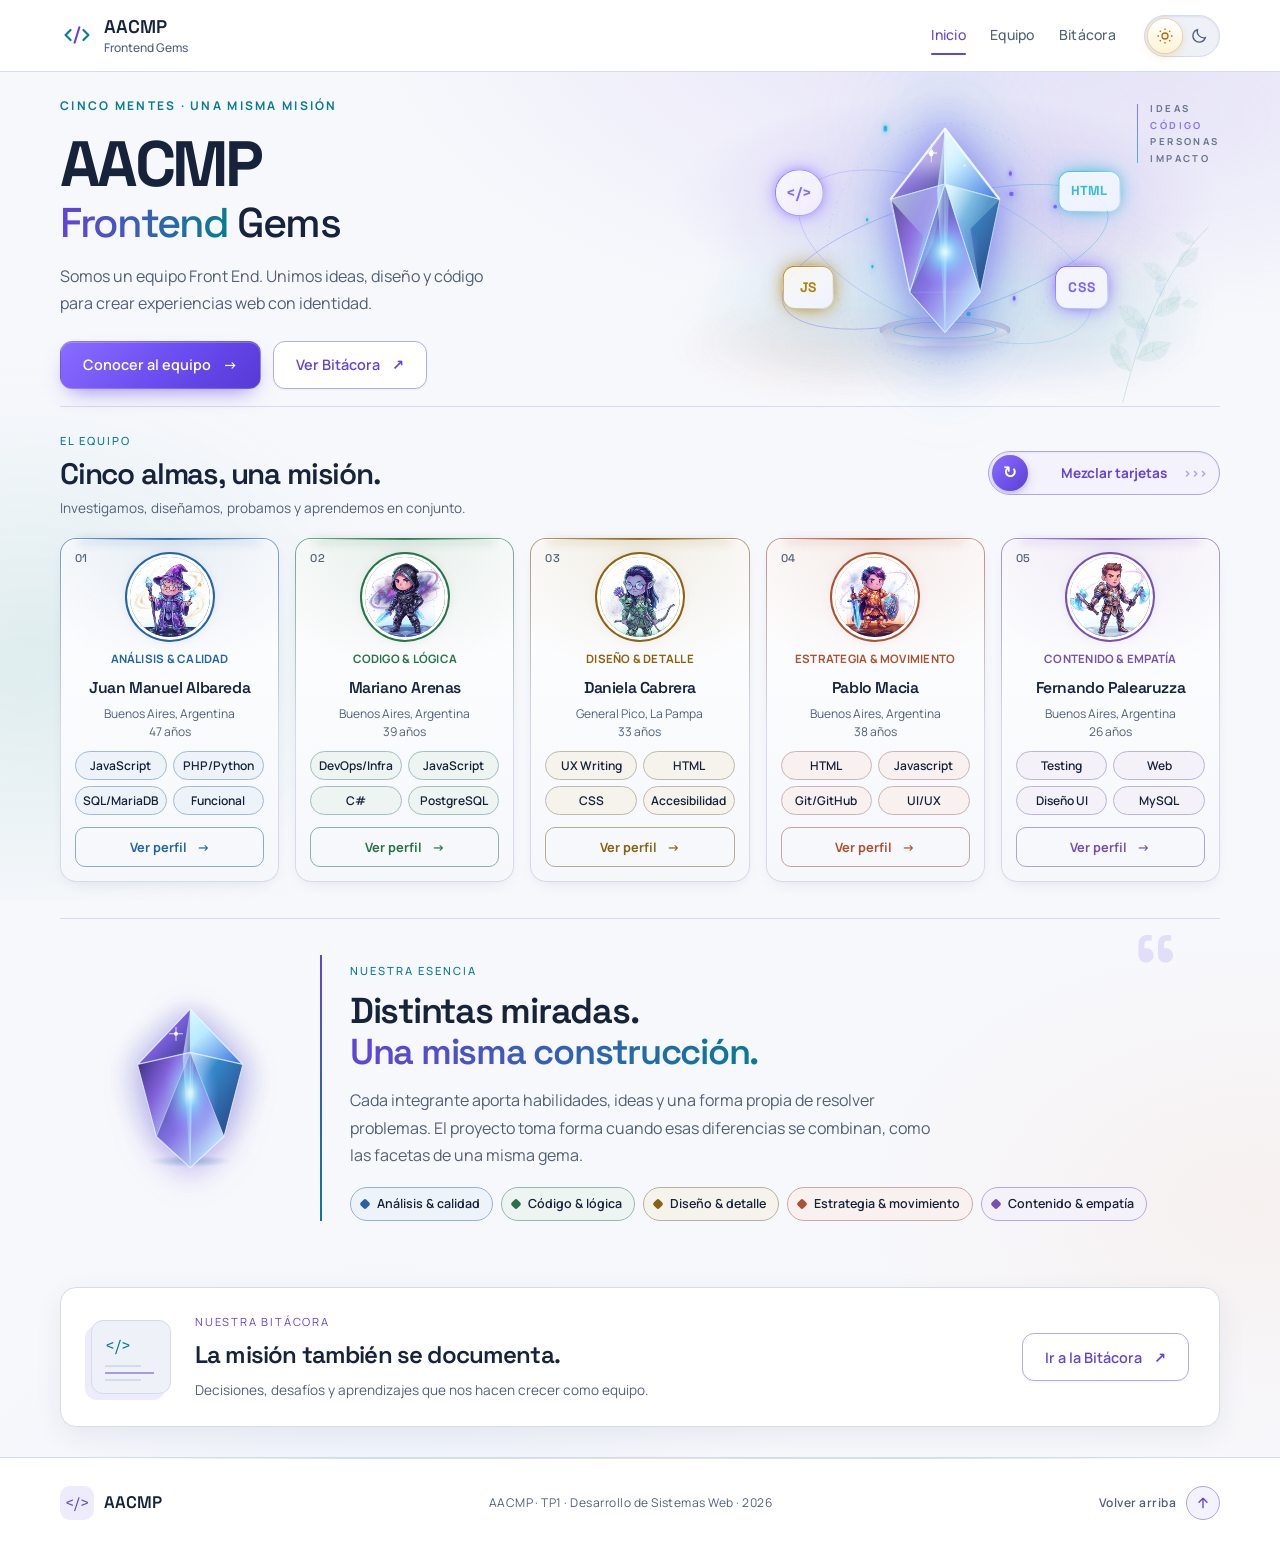
<file: index.html>
<!doctype html>
<html lang="es">

<head>
  <meta charset="UTF-8">
  <meta name="viewport" content="width=device-width, initial-scale=1.0">
  <meta name="description"
    content="AACMP Frontend Gems: cinco mentes que combinan ideas, diseño y código para crear experiencias web.">
  <title>AACMP | Frontend Gems</title>
  <link rel="icon" href="favicon.ico" sizes="32x32">
  <link rel="icon" href="img/favicon.svg" type="image/svg+xml">
  <link rel="apple-touch-icon" href="img/apple-touch-icon.png">
  <link rel="preconnect" href="https://fonts.googleapis.com">
  <link rel="preconnect" href="https://fonts.gstatic.com" crossorigin>
  <link rel="preload" as="style"
    href="https://fonts.googleapis.com/css2?family=Manrope:wght@400;500;600;700&family=Space+Grotesk:wght@400;500;600;700&display=swap">
  <link rel="stylesheet"
    href="https://fonts.googleapis.com/css2?family=Manrope:wght@400;500;600;700&family=Space+Grotesk:wght@400;500;600;700&display=swap" media="print" onload="this.media='all'">
  <noscript><link rel="stylesheet"
    href="https://fonts.googleapis.com/css2?family=Manrope:wght@400;500;600;700&family=Space+Grotesk:wght@400;500;600;700&display=swap"></noscript>
  <script src="js/theme.js"></script>
  <link rel="stylesheet" href="css/styles.css">
  <link rel="stylesheet" href="css/guild.css">
  <link rel="stylesheet" href="css/refinement.css">
</head>

<body class="home-page" id="top">

  <!--Header-->
  <header class="site-header">
    <a class="brand" href="index.html" aria-label="AACMP, inicio">
      <span class="brand-mark" aria-hidden="true"><svg class="brand-iso" viewBox="0 0 32 24" width="30" height="22" fill="none"><path class="brand-iso-code" d="M9 6.5 3.5 12 9 17.5M23 6.5l5.5 5.5-5.5 5.5"/><path class="brand-iso-slash" d="M18.6 3.5 13.4 20.5"/></svg></span>
      <span class="brand-name">AACMP<small>Frontend Gems</small></span>
    </a>
    <button class="menu-button" type="button" aria-expanded="false" aria-controls="main-nav">
      <span></span><span></span><span></span>
      <span class="sr-only">Abrir menú</span>
    </button>
    <nav id="main-nav" class="main-nav" aria-label="Navegación principal">
      <a class="active" href="index.html" aria-current="page">Inicio </a>
      <a href="#equipo">Equipo </a>
      <a href="pages/bitacora.html">Bitácora </a>
    </nav>
    <button class="theme-toggle" type="button" aria-label="Modo oscuro" aria-pressed="false" title="Cambiar tema claro / oscuro" hidden>
      <span class="theme-thumb" aria-hidden="true"></span>
      <svg class="theme-sun" viewBox="0 0 24 24" fill="none" stroke="currentColor" stroke-width="1.7" aria-hidden="true"><circle cx="12" cy="12" r="4"/><path d="M12 2v2m0 16v2M2 12h2m16 0h2M5 5l1.4 1.4m11.2 11.2L19 19M5 19l1.4-1.4M17.6 6.4L19 5"/></svg>
      <svg class="theme-moon" viewBox="0 0 24 24" fill="none" stroke="currentColor" stroke-width="1.7" aria-hidden="true"><path d="M20.5 14A8.5 8.5 0 0 1 10 3.5 8.5 8.5 0 1 0 20.5 14Z"/></svg>
    </button>
  </header>

  <main>

    <!-- La gema original de Daniela es el núcleo de la nueva identidad. -->
    <section class="hero section-shell" aria-labelledby="hero-title">
      <div class="hero-copy">
        <p class="eyebrow">Cinco mentes · Una misma misión</p>
        <h1 id="hero-title">AACMP<span><em>Frontend</em> Gems</span></h1>
        <p class="hero-lead">Somos un equipo Front End. Unimos ideas, diseño y código para crear experiencias web con identidad.</p>
        <div class="hero-actions">
          <!-- Desktop muestra el texto largo; mobile, el ícono y el texto corto. -->
          <a class="btn-leaf" href="#equipo" id="btn-conoce-equipo" aria-label="Conocer al equipo">
            <svg class="cta-icon" viewBox="0 0 24 24" fill="none" stroke="currentColor" stroke-width="1.8" stroke-linecap="round" stroke-linejoin="round" aria-hidden="true"><circle cx="9" cy="8" r="3.2"/><path d="M3.5 19c.6-3.2 2.8-5 5.5-5s4.9 1.8 5.5 5"/><circle cx="17" cy="9" r="2.4"/><path d="M16 14.2c2.4-.2 4.1 1.3 4.5 4.3"/></svg>
            <span class="cta-long">Conocer al equipo</span><span class="cta-short">Equipo</span>
            <span class="cta-arrow" aria-hidden="true">→</span>
          </a>
          <a class="btn-stone" href="pages/bitacora.html" id="btn-ver-proceso" aria-label="Ver Bitácora">
            <svg class="cta-icon" viewBox="0 0 24 24" fill="none" stroke="currentColor" stroke-width="1.8" stroke-linecap="round" stroke-linejoin="round" aria-hidden="true"><path d="M5 4.5h11a2 2 0 0 1 2 2V20H7a2 2 0 0 1-2-2Z"/><path d="M5 18a2 2 0 0 1 2-2h11"/><path d="M9 8.5h5M9 11.5h3"/></svg>
            <span class="cta-long">Ver Bitácora</span><span class="cta-short">Bitácora</span>
            <span class="cta-arrow" aria-hidden="true">↗</span>
          </a>
        </div>
      </div>
      <div class="digital-core" aria-hidden="true">
        <div class="core-halo"></div>
        <svg class="core-orbits" viewBox="0 0 520 400" fill="none">
          <defs>
            <linearGradient id="orbitGradient" x1="0" y1="0" x2="1" y2="0">
              <stop offset="0" class="orbit-stop-a"/>
              <stop offset="1" class="orbit-stop-b"/>
            </linearGradient>
            <!-- Paths de las elipses para animateMotion -->
            <!-- Elipse 1: cx=260 cy=220 rx=228 ry=78 rot=-16° -->
            <path id="orbitPath1"
              d="M 32,220 A 228,78,0,1,1 488,220 A 228,78,0,1,1 32,220"
              transform="rotate(-16 260 220)"/>
            <!-- Elipse 2: cx=260 cy=220 rx=210 ry=94 rot=22° -->
            <path id="orbitPath2"
              d="M 50,220 A 210,94,0,1,1 470,220 A 210,94,0,1,1 50,220"
              transform="rotate(22 260 220)"/>
            <!-- Elipse 3: cx=260 cy=202 rx=156 ry=165 rot=34° -->
            <path id="orbitPath3"
              d="M 104,202 A 156,165,0,1,1 416,202 A 156,165,0,1,1 104,202"
              transform="rotate(34 260 202)"/>
          </defs>
          <!-- Elipses fijas (líneas guía) -->
          <ellipse cx="260" cy="220" rx="228" ry="78" transform="rotate(-16 260 220)"/>
          <ellipse cx="260" cy="220" rx="210" ry="94" transform="rotate(22 260 220)"/>
          <ellipse class="orbit-fine" cx="260" cy="202" rx="156" ry="165" transform="rotate(34 260 202)"/>
          <!-- Luces orbitales con animateMotion -->
          <g class="orbit-nodes">
            <!-- Órbita 1: dos luces cian en sentidos y velocidades diferentes -->
            <circle r="4" class="orbit-light orbit-light-1">
              <animateMotion dur="8s" repeatCount="indefinite" begin="0s">
                <mpath href="#orbitPath1"/>
              </animateMotion>
            </circle>
            <circle r="3" class="orbit-light orbit-light-2">
              <animateMotion dur="8s" repeatCount="indefinite" begin="-4s">
                <mpath href="#orbitPath1"/>
              </animateMotion>
            </circle>
            <!-- Órbita 2: dos luces violeta -->
            <circle r="3" class="orbit-light orbit-light-violet orbit-light-3">
              <animateMotion dur="11s" repeatCount="indefinite" begin="-2s">
                <mpath href="#orbitPath2"/>
              </animateMotion>
            </circle>
            <circle r="4" class="orbit-light orbit-light-4">
              <animateMotion dur="11s" repeatCount="indefinite" begin="-7s">
                <mpath href="#orbitPath2"/>
              </animateMotion>
            </circle>
            <!-- Órbita 3: luz violeta fina -->
            <circle r="2.5" class="orbit-light orbit-light-violet orbit-light-5">
              <animateMotion dur="15s" repeatCount="indefinite" begin="-5s">
                <mpath href="#orbitPath3"/>
              </animateMotion>
            </circle>
          </g>
        </svg>
        <div class="core-platform"><i></i></div>
        <div class="gem-crystal" aria-hidden="true">
          <svg class="gem-svg" viewBox="0 0 180 200" xmlns="http://www.w3.org/2000/svg">
            <defs>
              <!-- Filtro glow cristal -->
              <filter id="gemGlow" x="-30%" y="-30%" width="160%" height="160%">
                <feGaussianBlur in="SourceGraphic" stdDeviation="2.5" result="blur" />
                <feMerge>
                  <feMergeNode in="blur" />
                  <feMergeNode in="SourceGraphic" />
                </feMerge>
              </filter>
              <!-- Filtro suave interior -->
              <filter id="softInner" x="-10%" y="-10%" width="120%" height="120%">
                <feGaussianBlur in="SourceGraphic" stdDeviation="1.5" />
              </filter>
              <!-- Filtro cristal con refracción sutil -->
              <filter id="glassRefract" x="-5%" y="-5%" width="110%" height="110%">
                <feTurbulence type="fractalNoise" baseFrequency="0.65" numOctaves="2" result="noise" />
                <feDisplacementMap in="SourceGraphic" in2="noise" scale="1.2" result="distorted" />
                <feGaussianBlur in="distorted" stdDeviation="0.3" />
              </filter>
              <!-- Gradientes cristalinos por faceta -->
              <!-- coral cristal -->
              <linearGradient id="facetCoral" x1="0%" y1="0%" x2="100%" y2="100%">
                <stop offset="0%" stop-color="#FDEAE8" stop-opacity="0.72" />
                <stop offset="40%" stop-color="#D4A8A0" stop-opacity="0.45" />
                <stop offset="100%" stop-color="#C48878" stop-opacity="0.28" />
              </linearGradient>
              <!-- cerulean cristal -->
              <linearGradient id="facetBlue" x1="0%" y1="0%" x2="100%" y2="100%">
                <stop offset="0%" stop-color="#EAF4FA" stop-opacity="0.70" />
                <stop offset="40%" stop-color="#A8C4D4" stop-opacity="0.42" />
                <stop offset="100%" stop-color="#7AAAC4" stop-opacity="0.25" />
              </linearGradient>
              <!-- ochre/dorado cristal -->
              <linearGradient id="facetGold" x1="0%" y1="100%" x2="100%" y2="0%">
                <stop offset="0%" stop-color="#FBF0D8" stop-opacity="0.68" />
                <stop offset="40%" stop-color="#C4A05C" stop-opacity="0.40" />
                <stop offset="100%" stop-color="#E0C88C" stop-opacity="0.22" />
              </linearGradient>
              <!-- sage green cristal -->
              <linearGradient id="facetGreen" x1="100%" y1="0%" x2="0%" y2="100%">
                <stop offset="0%" stop-color="#E8F4E2" stop-opacity="0.70" />
                <stop offset="40%" stop-color="#87A878" stop-opacity="0.42" />
                <stop offset="100%" stop-color="#6B8E6B" stop-opacity="0.25" />
              </linearGradient>
              <!-- lavender cristal -->
              <linearGradient id="facetLavender" x1="0%" y1="0%" x2="100%" y2="100%">
                <stop offset="0%" stop-color="#F0EDF8" stop-opacity="0.70" />
                <stop offset="40%" stop-color="#C4B8D8" stop-opacity="0.42" />
                <stop offset="100%" stop-color="#A898CC" stop-opacity="0.25" />
              </linearGradient>
              <!-- Reflejo especular de cristal (luz principal) -->
              <radialGradient id="facetCenter" cx="38%" cy="30%" r="60%">
                <stop offset="0%" stop-color="#FFFFFF" stop-opacity="0.92" />
                <stop offset="30%" stop-color="#F8FAFF" stop-opacity="0.55" />
                <stop offset="70%" stop-color="#E8F0F8" stop-opacity="0.18" />
                <stop offset="100%" stop-color="#D0DDF0" stop-opacity="0.05" />
              </radialGradient>
              <!-- Reflejo interno difuso -->
              <linearGradient id="glassSheen" x1="0%" y1="0%" x2="60%" y2="100%">
                <stop offset="0%" stop-color="#FFFFFF" stop-opacity="0.50" />
                <stop offset="50%" stop-color="#FFFFFF" stop-opacity="0.08" />
                <stop offset="100%" stop-color="#FFFFFF" stop-opacity="0.00" />
              </linearGradient>
              <!-- Aura exterior cristalina -->
              <radialGradient id="gemAura" cx="50%" cy="50%" r="50%">
                <stop offset="0%" stop-color="#C4D8F0" stop-opacity="0.22" />
                <stop offset="50%" stop-color="#A8C4D4" stop-opacity="0.10" />
                <stop offset="100%" stop-color="#E0D8F8" stop-opacity="0" />
              </radialGradient>

              <!-- Luz interna del núcleo; las cinco facetas de Daniela se conservan. -->
              <linearGradient id="crystalCrown" x1="0" y1="0" x2="1" y2="1"><stop stop-color="#e2edff"/><stop offset=".48" stop-color="#aa9afa"/><stop offset="1" stop-color="#6754cf"/></linearGradient>
              <linearGradient id="crystalSky" x1="0" y1="0" x2=".8" y2="1"><stop stop-color="#dcfaff"/><stop offset=".4" stop-color="#7ecef4"/><stop offset="1" stop-color="#4475c7"/></linearGradient>
              <linearGradient id="crystalDepth" x1="0" y1="0" x2="1" y2=".8"><stop stop-color="#8473d6"/><stop offset=".45" stop-color="#564ba9"/><stop offset="1" stop-color="#aba3ee"/></linearGradient>
              <linearGradient id="crystalIce" x1="0" y1="0" x2="1" y2="1"><stop stop-color="#b8f5ff"/><stop offset=".32" stop-color="#54b6e4"/><stop offset="1" stop-color="#4d65be"/></linearGradient>
              <linearGradient id="crystalTip" x1="0" y1="0" x2=".8" y2="1"><stop stop-color="#aaa0fa"/><stop offset=".55" stop-color="#7761d2"/><stop offset="1" stop-color="#c4d8ff"/></linearGradient>
              <linearGradient id="crystalReflection" x1="0" y1="0" x2="1" y2="1"><stop stop-color="#eefcff" stop-opacity=".7"/><stop offset=".5" stop-color="#b9eeff" stop-opacity=".08"/><stop offset="1" stop-color="#7c6cf5" stop-opacity=".3"/></linearGradient>
              <radialGradient id="crystalHeart"><stop stop-color="#d5f7ff" stop-opacity=".8"/><stop offset=".32" stop-color="#7fddff" stop-opacity=".32"/><stop offset="1" stop-color="#8d7dfa" stop-opacity="0"/></radialGradient>
            </defs>

            <!-- Aura de brillo exterior -->
            <ellipse cx="90" cy="108" rx="72" ry="78" fill="url(#gemAura)" class="gem-aura-el" />

            <!-- ====== FACETAS TRASERAS (cristal – muy translúcidas) ====== -->
            <!-- Faceta izquierda trasera -->
            <polygon points="90,42 34,88 54,148" fill="rgba(180,210,240,0.06)" class="gem-shadow" />
            <!-- Faceta derecha trasera -->
            <polygon points="90,42 146,88 126,148" fill="rgba(180,210,240,0.05)" class="gem-shadow" />

            <!-- ====== FACETAS PRINCIPALES (cristal translúcido) ====== -->
            <!-- Arriba-izquierda: Pablo (coral cristal) -->
            <polygon class="gem-facet facet-pablo" points="90,42 34,88 90,78" fill="url(#facetCoral)"
              filter="url(#gemGlow)" />
            <!-- Arriba-derecha: Juan (azul cristal) -->
            <polygon class="gem-facet facet-juan" points="90,42 146,88 90,78" fill="url(#facetBlue)"
              filter="url(#gemGlow)" />
            <!-- Izquierda: Daniela (dorado cristal) -->
            <polygon class="gem-facet facet-daniela" points="34,88 54,148 90,78" fill="url(#facetGold)"
              filter="url(#gemGlow)" />
            <!-- Derecha: Mariano (verde cristal) -->
            <polygon class="gem-facet facet-mariano" points="146,88 126,148 90,78" fill="url(#facetGreen)"
              filter="url(#gemGlow)" />
            <!-- Abajo: Fernando (lavanda cristal) -->
            <polygon class="gem-facet facet-fernando" points="54,148 90,174 126,148 90,78" fill="url(#facetLavender)"
              filter="url(#gemGlow)" />

            <!-- ====== REFLEJOS Y LUZ CRISTALINA ====== -->
            <!-- Capa de brillo vitreo sobre toda la gema -->
            <polygon points="90,42 34,88 54,148 90,174 126,148 146,88" fill="url(#glassSheen)" opacity="0.85" />

            <!-- Cara central con reflejo especular de cristal -->
            <polygon points="90,42 34,88 90,78 146,88" fill="url(#facetCenter)" opacity="0.75" />

            <!-- Líneas de aristas (finas, casi invisibles como en vidrio) -->
            <g stroke="rgba(180,210,255,0.22)" stroke-width="0.7" fill="none">
              <line x1="90" y1="42" x2="34" y2="88" />
              <line x1="90" y1="42" x2="146" y2="88" />
              <line x1="34" y1="88" x2="90" y2="78" />
              <line x1="146" y1="88" x2="90" y2="78" />
              <line x1="34" y1="88" x2="54" y2="148" />
              <line x1="146" y1="88" x2="126" y2="148" />
              <line x1="54" y1="148" x2="90" y2="174" />
              <line x1="126" y1="148" x2="90" y2="174" />
              <line x1="54" y1="148" x2="126" y2="148" />
              <line x1="90" y1="78" x2="54" y2="148" />
              <line x1="90" y1="78" x2="126" y2="148" />
            </g>

            <!-- Aristas brillantes (refracción de cristal) -->
            <g stroke="rgba(255,255,255,0.80)" stroke-width="1.4" fill="none">
              <line x1="90" y1="42" x2="34" y2="88" />
              <line x1="90" y1="42" x2="90" y2="78" />
              <line x1="90" y1="42" x2="146" y2="88" />
            </g>
            <!-- Borde inferior iluminado -->
            <g stroke="rgba(255,255,255,0.35)" stroke-width="0.9" fill="none">
              <line x1="54" y1="148" x2="90" y2="174" />
              <line x1="126" y1="148" x2="90" y2="174" />
            </g>

            <!-- Destello principal (punto de luz) -->
            <circle class="gem-sparkle main-sparkle" cx="76" cy="58" r="4.5" fill="white" opacity="0.9" />
            <circle cx="76" cy="58" r="2" fill="white" opacity="1" />

            <!-- Destello secundario -->
            <circle class="gem-sparkle sec-sparkle" cx="110" cy="66" r="2.5" fill="rgba(255,252,245,0.85)"
              opacity="0.7" />

            <!-- Líneas de destello cruciforme -->
            <g class="gem-sparkle cross-sparkle" opacity="0.7">
              <line x1="76" y1="52" x2="76" y2="64" stroke="white" stroke-width="1" />
              <line x1="70" y1="58" x2="82" y2="58" stroke="white" stroke-width="1" />
            </g>
            <!-- Reflejos internos finos, sin blur ni sustitución de la silueta. -->
            <g class="crystal-optics" pointer-events="none">
              <polygon points="90,42 82,82 90,174 94,80" fill="url(#crystalReflection)"/>
              <polygon points="34,88 68,112 54,148 78,116 90,78" fill="url(#crystalReflection)" opacity=".4"/>
              <polygon points="90,78 126,148 116,107 146,88" fill="url(#crystalReflection)" opacity=".6"/>
              <ellipse class="crystal-heart" cx="90" cy="112" rx="29" ry="42" fill="url(#crystalHeart)"/>
              <path d="M90 43 90 78 54 148 M90 78 126 148 M90 78 90 173" fill="none" stroke="#d6edff" stroke-opacity=".6" stroke-width=".65"/>
              <path d="M90 43 35 88 54 147 M91 44 145 88" fill="none" stroke="#ecfbff" stroke-opacity=".8" stroke-width="1"/>
            </g>
          </svg>

          <!-- Partículas de polvo mágico -->
          <div class="gem-dust gd-1"></div>
          <div class="gem-dust gd-2"></div>
          <div class="gem-dust gd-3"></div>
          <div class="gem-dust gd-4"></div>
          <div class="gem-dust gd-5"></div>
        </div>
        <span class="tech-node node-code">&lt;/&gt;</span>
        <span class="tech-node node-html">HTML</span>
        <span class="tech-node node-css">CSS</span>
        <span class="tech-node node-js">JS</span>
        <span class="core-caption"><span>Ideas</span><span>Código</span><span>Personas</span><span>Impacto</span></span>
      </div>
    </section>

    <!-- Equipo: orden inicial alfabético por apellido (AACMP). -->
    <section id="equipo" class="team-section section-shell">

      <div class="section-heading">
        <div>
          <p class="label-tag">El equipo</p>
          <h2>Cinco almas, una misión.</h2>
          <p class="team-intro">Investigamos, diseñamos, probamos y aprendemos en conjunto.</p>
        </div>
        <!-- Mezclador tipo slider: se arrastra el ícono hasta el final, o se activa
             con click / Enter / Espacio (es un button nativo). Lógica en main.js. -->
        <button id="shuffle-team" class="shuffle-slider" type="button" aria-label="Mezclar tarjetas" aria-describedby="shuffle-hint">
          <span class="shuffle-fill" aria-hidden="true"></span>
          <span class="shuffle-knob" aria-hidden="true">↻</span>
          <span class="shuffle-label">Mezclar tarjetas</span>
        </button>
        <span id="shuffle-hint" class="sr-only">También podés arrastrar el control hacia la derecha.</span>
        <p id="shuffle-status" class="sr-only" aria-live="polite"></p>
      </div>

      <div id="team-grid" class="team-grid">

        <!-- Juan Manuel -->
        <article class="member-card" data-member="juan">
          <!-- Cara frontal (solo mobile/touch): abre la ficha ampliada. -->
          <button class="card-front" type="button" aria-haspopup="dialog" aria-controls="member-sheet">
            <span class="card-index" aria-hidden="true">01</span>
            <span class="card-front-avatar"><img src="img/juan300.webp"
              data-src-light="img/juan300.webp" data-src-dark="img/juanDark300.webp"
              loading="lazy" decoding="async" alt="Avatar ilustrado de Juan Manuel Albareda"></span>
            <span class="card-front-name">Juan Manuel Albareda</span>
            <span class="sr-only">: ver datos</span>
            <span class="card-front-hint" aria-hidden="true">+</span>
          </button>
          <!-- Contenido completo en desktop; en mobile/touch es la fuente de datos de la ficha. -->
          <div class="card-back" id="card-back-juan">
            <div class="card-portrait portrait-blue">
              <img src="img/juan300.webp"
                data-src-light="img/juan300.webp" data-src-dark="img/juanDark300.webp"
                loading="lazy" decoding="async" alt="Avatar ilustrado de Juan Manuel Albareda" class="portrait-image">
            </div>
            <div class="card-index">01</div>
            <div class="card-body">
              <p class="role-header">ANÁLISIS & CALIDAD</p>
              <h3>Juan Manuel Albareda</h3>
              <p class="card-meta">Buenos Aires, Argentina<br>47 años</p>
              <div class="tags">
                <span>JavaScript</span>
                <span>PHP/Python</span>
                <span>SQL/MariaDB</span>
                <span>Funcional</span>
              </div>
              <a class="card-link" href="juan.html" id="link-juan" aria-label="Ver perfil de Juan Manuel Albareda">Ver perfil <span aria-hidden="true">→</span></a>
            </div>
          </div>
        </article>

        <!-- Mariano -->
        <article class="member-card" data-member="mariano">
          <!-- Cara frontal (solo mobile/touch): abre la ficha ampliada. -->
          <button class="card-front" type="button" aria-haspopup="dialog" aria-controls="member-sheet">
            <span class="card-index" aria-hidden="true">02</span>
            <span class="card-front-avatar"><img src="img/mariano300.webp"
              data-src-light="img/mariano300.webp" data-src-dark="img/marianoDark300.webp"
              loading="lazy" decoding="async" alt="Avatar ilustrado de Mariano Arenas"></span>
            <span class="card-front-name">Mariano Arenas</span>
            <span class="sr-only">: ver datos</span>
            <span class="card-front-hint" aria-hidden="true">+</span>
          </button>
          <!-- Contenido completo en desktop; en mobile/touch es la fuente de datos de la ficha. -->
          <div class="card-back" id="card-back-mariano">
            <div class="card-portrait portrait-green">
              <img src="img/mariano300.webp" data-src-light="img/mariano300.webp" data-src-dark="img/marianoDark300.webp"
                loading="lazy" decoding="async" alt="Avatar ilustrado de Mariano Arenas" class="portrait-image">
            </div>
            <div class="card-index">02</div>
            <div class="card-body">
              <p class="role-header">CODIGO & LÓGICA</p>
              <h3>Mariano Arenas</h3>
              <p class="card-meta">Buenos Aires, Argentina<br>39 años</p>
              <div class="tags">
                <span>DevOps/Infra</span>
                <span>JavaScript</span>
                <span>C#</span>
                <span>PostgreSQL</span>
              </div>
              <a class="card-link" href="mariano.html" id="link-mariano" aria-label="Ver perfil de Mariano Arenas">Ver perfil <span aria-hidden="true">→</span></a>
            </div>
          </div>
        </article>

        <!-- Daniela -->
        <article class="member-card" data-member="daniela">
          <!-- Cara frontal (solo mobile/touch): abre la ficha ampliada. -->
          <button class="card-front" type="button" aria-haspopup="dialog" aria-controls="member-sheet">
            <span class="card-index" aria-hidden="true">03</span>
            <span class="card-front-avatar"><img src="img/daniela300.webp"
              data-src-light="img/daniela300.webp" data-src-dark="img/danielaDark300.webp"
              loading="lazy" decoding="async" alt="Avatar ilustrado de Daniela Cabrera"></span>
            <span class="card-front-name">Daniela Cabrera</span>
            <span class="sr-only">: ver datos</span>
            <span class="card-front-hint" aria-hidden="true">+</span>
          </button>
          <!-- Contenido completo en desktop; en mobile/touch es la fuente de datos de la ficha. -->
          <div class="card-back" id="card-back-daniela">
            <div class="card-portrait portrait-yellow">
              <img src="img/daniela300.webp"
                data-src-light="img/daniela300.webp" data-src-dark="img/danielaDark300.webp"
                loading="lazy" decoding="async" alt="Avatar ilustrado de Daniela Cabrera" class="portrait-image">
            </div>
            <div class="card-index">03</div>
            <div class="card-body">
              <p class="role-header">DISEÑO & DETALLE</p>
              <h3>Daniela Cabrera</h3>
              <p class="card-meta">General Pico, La Pampa<br>33 años</p>
              <div class="tags">
                <span>UX Writing</span>
                <span>HTML</span>
                <span>CSS</span>
                <span>Accesibilidad</span>
              </div>
              <a class="card-link" href="daniela.html" id="link-daniela" aria-label="Ver perfil de Daniela Cabrera">Ver perfil <span aria-hidden="true">→</span></a>
            </div>
          </div>
        </article>

        <!-- Pablo -->
        <article class="member-card" data-member="pablo">
          <!-- Cara frontal (solo mobile/touch): abre la ficha ampliada. -->
          <button class="card-front" type="button" aria-haspopup="dialog" aria-controls="member-sheet">
            <span class="card-index" aria-hidden="true">04</span>
            <span class="card-front-avatar"><img src="img/pablo300.webp"
              data-src-light="img/pablo300.webp" data-src-dark="img/pabloDark300.webp"
              loading="lazy" decoding="async" alt="Avatar ilustrado de Pablo Macia"></span>
            <span class="card-front-name">Pablo Macia</span>
            <span class="sr-only">: ver datos</span>
            <span class="card-front-hint" aria-hidden="true">+</span>
          </button>
          <!-- Contenido completo en desktop; en mobile/touch es la fuente de datos de la ficha. -->
          <div class="card-back" id="card-back-pablo">
            <div class="card-portrait portrait-coral">
              <img src="img/pablo300.webp" data-src-light="img/pablo300.webp" data-src-dark="img/pabloDark300.webp"
                loading="lazy" decoding="async" alt="Avatar ilustrado de Pablo Macia" class="portrait-image">
            </div>
            <div class="card-index">04</div>
            <div class="card-body">
              <p class="role-header">ESTRATEGIA & MOVIMIENTO</p>
              <h3>Pablo Macia</h3>
              <p class="card-meta">Buenos Aires, Argentina<br>38 años</p>
              <div class="tags">
                <span>HTML</span>
                <span>Javascript</span>
                <span>Git/GitHub</span>
                <span>UI/UX</span>
              </div>
              <a class="card-link" href="pablo.html" id="link-pablo" aria-label="Ver perfil de Pablo Macia">Ver perfil <span aria-hidden="true">→</span></a>
            </div>
          </div>
        </article>

        <!-- Fernando -->
        <article class="member-card" data-member="fernando">
          <!-- Cara frontal (solo mobile/touch): abre la ficha ampliada. -->
          <button class="card-front" type="button" aria-haspopup="dialog" aria-controls="member-sheet">
            <span class="card-index" aria-hidden="true">05</span>
            <span class="card-front-avatar"><img src="img/fernando300.webp"
              data-src-light="img/fernando300.webp" data-src-dark="img/fernandoDark300.webp"
              loading="lazy" decoding="async" alt="Avatar ilustrado de Fernando Palearuzza"></span>
            <span class="card-front-name">Fernando Palearuzza</span>
            <span class="sr-only">: ver datos</span>
            <span class="card-front-hint" aria-hidden="true">+</span>
          </button>
          <!-- Contenido completo en desktop; en mobile/touch es la fuente de datos de la ficha. -->
          <div class="card-back" id="card-back-fernando">
            <div class="card-portrait portrait-purple">
              <img src="img/fernando300.webp" data-src-light="img/fernando300.webp" data-src-dark="img/fernandoDark300.webp"
                loading="lazy" decoding="async" alt="Avatar ilustrado de Fernando Palearuzza" class="portrait-image">
            </div>
            <div class="card-index">05</div>
            <div class="card-body">
              <p class="role-header">CONTENIDO & EMPATÍA</p>
              <h3>Fernando Palearuzza</h3>
              <p class="card-meta">Buenos Aires, Argentina<br>26 años</p>
              <div class="tags">
                <span>Testing</span>
                <span>Web</span>
                <span>Diseño UI</span>
                <span>MySQL</span>
              </div>
              <a class="card-link" href="fernando.html" id="link-fernando" aria-label="Ver perfil de Fernando Palearuzza">Ver perfil <span aria-hidden="true">→</span></a>
            </div>
          </div>
        </article>

      </div>
      <!-- Ficha ampliada (solo mobile/touch): una sola para todo el equipo.
           main.js la completa con los datos de la tarjeta tocada y la anima
           desde su posición (FLIP) hasta el centro, donde gira y muestra el dorso. -->
      <dialog id="member-sheet" class="member-sheet" aria-labelledby="sheet-name">
        <div class="sheet-scrim" aria-hidden="true"></div>
        <div class="sheet-card">
          <div class="sheet-flipper">
            <div class="sheet-face sheet-front" aria-hidden="true"></div>
            <div class="sheet-face sheet-back">
              <button class="sheet-close" type="button" autofocus>
                <span aria-hidden="true">×</span><span class="sr-only">Cerrar ficha</span>
              </button>
              <div class="sheet-portrait"><img alt="" decoding="async"></div>
              <p class="sheet-role"></p>
              <h3 id="sheet-name" class="sheet-name"></h3>
              <dl class="sheet-meta">
                <div><dt>Ciudad</dt><dd class="sheet-city"></dd></div>
                <div><dt>Edad</dt><dd class="sheet-age"></dd></div>
              </dl>
              <p class="sheet-skills-title" id="sheet-skills-title">Habilidades</p>
              <ul class="sheet-skills" aria-labelledby="sheet-skills-title"></ul>
              <a class="sheet-link" href="index.html">Ver perfil <span aria-hidden="true">→</span></a>
            </div>
          </div>
        </div>
      </dialog>
    </section>

    <!-- Nuestra esencia: recupera el manifiesto de la propuesta original de Daniela.
         La gema pequeña es la del hero en miniatura: mismas cinco facetas (una por integrante)
         y los mismos gradientes de cristal, con su núcleo de luz y un destello. -->
    <section class="essence section-shell" aria-labelledby="essence-title">
      <div class="essence-aside" aria-hidden="true">
        <svg class="essence-gem" viewBox="34 28 112 160">
          <!-- Estirada en vertical como la del hero, pero más compacta (.86 × 1.1). -->
          <g transform="translate(90 108) scale(.86 1.1) translate(-90 -108)">
            <polygon points="90,42 34,88 90,78" fill="url(#crystalCrown)"/>
            <polygon points="90,42 146,88 90,78" fill="url(#crystalSky)"/>
            <polygon points="34,88 54,148 90,78" fill="url(#crystalDepth)"/>
            <polygon points="146,88 126,148 90,78" fill="url(#crystalIce)"/>
            <polygon points="54,148 90,174 126,148 90,78" fill="url(#crystalTip)"/>
            <polygon points="90,42 82,82 90,174 94,80" fill="url(#crystalReflection)"/>
            <ellipse cx="90" cy="112" rx="30" ry="40" fill="url(#crystalHeart)"/>
            <path d="M90 43V78L54 148M90 78l36 70M90 78v95" fill="none" stroke="#d6edff" stroke-opacity=".55" stroke-width=".8"/>
            <path d="M90 42 34 88 54 148 90 174 126 148 146 88Z M34 88 90 78 146 88" fill="none" stroke="#ecfbff" stroke-opacity=".75" stroke-width="1.1" stroke-linejoin="round"/>
          </g>
          <g class="essence-sparkle" stroke="#fff" stroke-linecap="round">
            <path d="M77 52v12M71 58h12" stroke-width="1" opacity=".75"/>
            <circle cx="77" cy="58" r="1.8" fill="#fff" stroke="none"/>
          </g>
        </svg>
      </div>
      <div class="essence-content">
        <p class="label-tag">Nuestra esencia</p>
        <h2 id="essence-title">Distintas miradas.<br><em>Una misma construcción.</em></h2>
        <p class="essence-text">Cada integrante aporta habilidades, ideas y una forma propia de resolver problemas. El proyecto toma forma cuando esas diferencias se combinan, como las facetas de una misma gema.</p>
        <ul class="essence-facets" aria-label="Las cinco facetas del equipo">
          <li data-member="juan">Análisis &amp; calidad</li>
          <li data-member="mariano">Código &amp; lógica</li>
          <li data-member="daniela">Diseño &amp; detalle</li>
          <li data-member="pablo">Estrategia &amp; movimiento</li>
          <li data-member="fernando">Contenido &amp; empatía</li>
        </ul>
      </div>
    </section>

    <!-- El proceso conserva su lugar destacado en la portada. -->
    <section class="cta section-shell" aria-labelledby="log-title">
      <div class="cta-inner">
        <div class="log-symbol" aria-hidden="true"><span>&lt;/&gt;</span><i></i><i></i><i></i></div>
        <div class="cta-text">
          <p>Nuestra Bitácora</p>
          <h2 id="log-title">La misión también se documenta.</h2>
          <p class="cta-description">Decisiones, desafíos y aprendizajes que nos hacen crecer como equipo.</p>
        </div>
        <a class="button light" href="pages/bitacora.html" id="btn-bitacora">Ir a la Bitácora <span aria-hidden="true">↗</span></a>
      </div>
    </section>

  </main>

  <!--FOOTER-->
  <footer class="site-footer">
    <a class="brand" href="index.html" aria-label="AACMP, inicio">
      <span class="brand-mark" aria-hidden="true">&lt;/&gt;</span> AACMP
    </a>
    <p>AACMP · TP1 · Desarrollo de Sistemas Web · 2026</p>
    <a href="#top" id="link-volver-arriba" class="back-to-top" aria-label="Volver arriba">
      <span class="back-to-top-text">Volver arriba</span>
      <span class="back-to-top-icon" aria-hidden="true"><svg viewBox="0 0 24 24" fill="none" stroke="currentColor" stroke-width="2" stroke-linecap="round" stroke-linejoin="round"><path d="M12 19V5M6 11l6-6 6 6"/></svg></span>
    </a>
  </footer>

  <script src="js/main.js"></script>
</body>

</html>
</file>
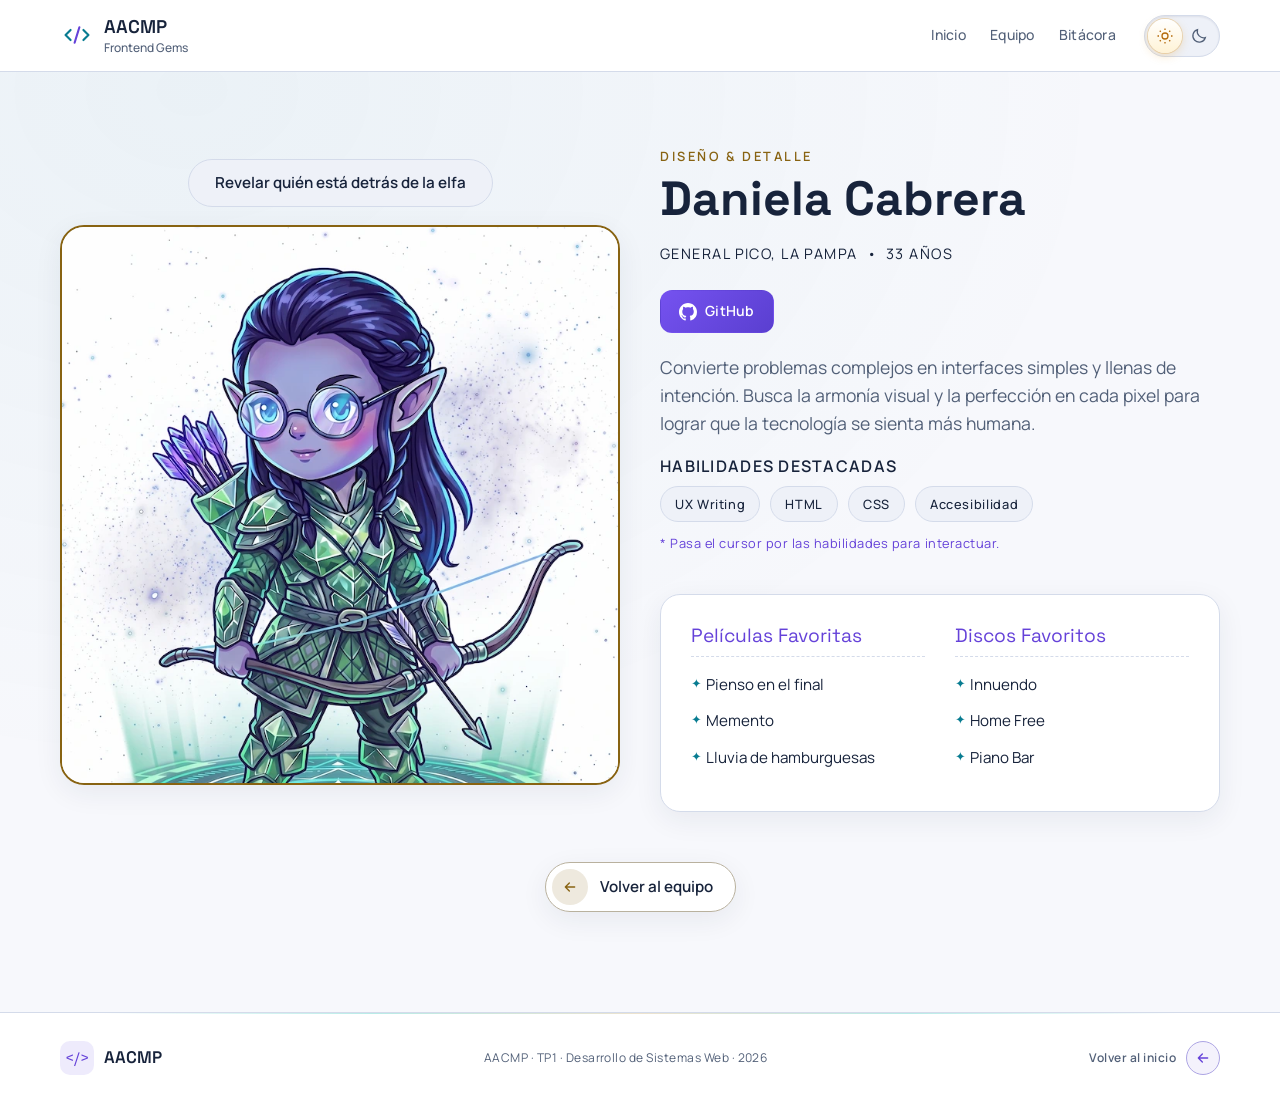
<file: daniela.html>
<!doctype html>
<html lang="es">

<head>
  <meta charset="UTF-8">
  <meta name="viewport" content="width=device-width, initial-scale=1.0">
  <meta name="description"
    content="Daniela Cabrera — Diseño &amp; Detalle. Integrante del equipo AACMP. Conocé su perfil, habilidades y trabajos.">
  <title>Daniela Cabrera | Nuestro Equipo</title>
  <link rel="icon" href="favicon.ico" sizes="32x32">
  <link rel="icon" href="img/favicon.svg" type="image/svg+xml">
  <link rel="apple-touch-icon" href="img/apple-touch-icon.png">
  <!-- Google Fonts: Playfair Display (Heading) + Inter (Body/Label) -->
  <link rel="preconnect" href="https://fonts.googleapis.com">
  <link rel="preconnect" href="https://fonts.gstatic.com" crossorigin>
  <link rel="preload" as="style"
    href="https://fonts.googleapis.com/css2?family=Manrope:wght@400;500;600;700&family=Space+Grotesk:wght@400;500;600;700&display=swap">
  <link rel="stylesheet"
    href="https://fonts.googleapis.com/css2?family=Manrope:wght@400;500;600;700&family=Space+Grotesk:wght@400;500;600;700&display=swap" media="print" onload="this.media='all'">
  <noscript><link rel="stylesheet"
    href="https://fonts.googleapis.com/css2?family=Manrope:wght@400;500;600;700&family=Space+Grotesk:wght@400;500;600;700&display=swap"></noscript>
  <script src="js/theme.js"></script>
  <link rel="stylesheet" href="css/styles.css">
  <link rel="stylesheet" href="css/guild.css">
  <link rel="stylesheet" href="css/hechizo.css">
</head>

<body data-member="daniela">


  <header class="site-header">
    <a class="brand" href="index.html" aria-label="AACMP, inicio">
      <span class="brand-mark" aria-hidden="true"><svg class="brand-iso" viewBox="0 0 32 24" width="30" height="22" fill="none"><path class="brand-iso-code" d="M9 6.5 3.5 12 9 17.5M23 6.5l5.5 5.5-5.5 5.5"/><path class="brand-iso-slash" d="M18.6 3.5 13.4 20.5"/></svg></span>
      <span class="brand-name">AACMP<small>Frontend Gems</small></span>
    </a>
    <button class="menu-button" type="button" aria-expanded="false" aria-controls="main-nav">
      <span></span><span></span><span></span>
      <span class="sr-only">Abrir menú</span>
    </button>
    <nav id="main-nav" class="main-nav" aria-label="Navegación principal">
      <a href="index.html">Inicio </a>
      <a href="index.html#equipo">Equipo </a>
      <a href="pages/bitacora.html">Bitácora </a>
    </nav>
    <button class="theme-toggle" type="button" aria-label="Modo oscuro" aria-pressed="false"
      title="Cambiar tema claro / oscuro" hidden>
      <span class="theme-thumb" aria-hidden="true"></span>
      <svg class="theme-sun" viewBox="0 0 24 24" fill="none" stroke="currentColor" stroke-width="1.7"
        aria-hidden="true">
        <circle cx="12" cy="12" r="4" />
        <path d="M12 2v2m0 16v2M2 12h2m16 0h2M5 5l1.4 1.4m11.2 11.2L19 19M5 19l1.4-1.4M17.6 6.4L19 5" />
      </svg>
      <svg class="theme-moon" viewBox="0 0 24 24" fill="none" stroke="currentColor" stroke-width="1.7"
        aria-hidden="true">
        <path d="M20.5 14A8.5 8.5 0 0 1 10 3.5 8.5 8.5 0 1 0 20.5 14Z" />
      </svg>
    </button>
  </header>

  <main class="section-shell">
    <div class="section-inner">

      <section class="profile-hero">
        <div class="profile-media">
          <!-- Respaldo si hiciera falta volver atrás: data-real="img/gema-daniela.svg" -->
          <button class="reveal-button" type="button" aria-pressed="false" data-real="img/daniela-real.jpg"
            data-alt-real="Foto de perfil de Daniela Cabrera" data-volver="Volver a la elfa"
            data-acorde="440.00,523.25,659.25,880.00">
            <span class="reveal-text">Revelar<span class="reveal-largo"> quién está detrás de la elfa</span></span>
          </button>
          <div class="profile-img-container" id="profile-img">
            <img src="img/daniela720.webp"
              srcset="img/daniela720.webp 720w, img/daniela1500.webp 1500w"
              sizes="(max-width: 900px) 400px, 560px"
              data-src-light="img/daniela720.webp" data-src-dark="img/danielaDark720.webp"
              data-srcset-light="img/daniela720.webp 720w, img/daniela1500.webp 1500w"
              data-srcset-dark="img/danielaDark720.webp 720w, img/danielaDark1500.webp 1500w"
              loading="eager" fetchpriority="high" decoding="async" alt="Avatar ilustrado de Daniela Cabrera">
          </div>
        </div>

        <div class="profile-details">
          <div class="profile-header">
            <p class="profile-role-label">Diseño &amp; detalle</p>
            <h1>Daniela Cabrera</h1>
            <p class="profile-meta"> General Pico, La Pampa &nbsp;•&nbsp; 33 años</p>
            <a href="https://github.com/Dancay5071" target="_blank" rel="noopener noreferrer" class="btn-github"
              id="github-daniela" aria-label="GitHub de Daniela Cabrera">
              <svg viewBox="0 0 24 24" width="18" height="18" fill="currentColor" aria-hidden="true">
                <path
                  d="M12 0C5.37 0 0 5.37 0 12c0 5.31 3.435 9.795 8.205 11.385.6.105.825-.255.825-.57 0-.285-.015-1.23-.015-2.235-3.015.555-3.795-.735-4.035-1.41-.135-.345-.72-1.41-1.23-1.695-.42-.225-1.02-.78-.015-.795.945-.015 1.62.87 1.845 1.23 1.08 1.815 2.805 1.305 3.495.99.105-.78.42-1.305.765-1.605-2.67-.3-5.46-1.335-5.46-5.925 0-1.305.465-2.385 1.23-3.225-.12-.3-.54-1.53.12-3.18 0 0 1.005-.315 3.3 1.23.96-.27 1.98-.405 3-.405s2.04.135 3 .405c2.295-1.56 3.3-1.23 3.3-1.23.66 1.65.24 2.88.12 3.18.765.84 1.23 1.905 1.23 3.225 0 4.605-2.805 5.625-5.475 5.925.435.375.81 1.095.81 2.22 0 1.605-.015 2.895-.015 3.3 0 .315.225.69.825.57A12.02 12.02 0 0024 12c0-6.63-5.37-12-12-12z" />
              </svg>
              <span>GitHub</span>
            </a>
          </div>

          <p class="profile-bio">
            Convierte problemas complejos en interfaces simples y llenas de intención. Busca la armonía visual y la
            perfección en cada pixel para lograr que la tecnología se sienta más humana.
          </p>

          <div>
            <h2 class="skills-heading">Habilidades Destacadas</h2>
            <div class="profile-skills" id="skills-container">
              <!-- Requisito: 4 habilidades -->
              <span data-hue="0">UX Writing</span>
              <span data-hue="60">HTML</span>
              <span data-hue="150">CSS</span>
              <span data-hue="220">Accesibilidad</span>
            </div>
            <p class="skills-hint">* Pasa el cursor por las habilidades para interactuar.</p>
          </div>

          <div class="profile-favorites">
            <div class="fav-list">
              <h2>Películas Favoritas</h2>
              <ul>
                <li>Pienso en el final</li>
                <li>Memento</li>
                <li>Lluvia de hamburguesas</li>
              </ul>
            </div>
            <div class="fav-list">
              <h2>Discos Favoritos</h2>
              <ul>
                <li>Innuendo</li>
                <li>Home Free</li>
                <li>Piano Bar</li>
              </ul>
            </div>
          </div>

        </div>
      </section>

      <div class="back-btn-container">
        <a href="index.html#equipo" class="btn-volver">
          <span class="btn-volver-icon" aria-hidden="true">
            <svg viewBox="0 0 24 24" width="16" height="16" fill="none" stroke="currentColor" stroke-width="2"
              stroke-linecap="round" stroke-linejoin="round">
              <path d="M19 12H5m6-6-6 6 6 6" />
            </svg>
          </span>
          <span>Volver al equipo</span>
        </a>
      </div>

    </div>
  </main>

  <footer class="site-footer site-footer--internal site-footer--profile">
    <a class="brand" href="index.html" aria-label="AACMP, inicio">
      <span class="brand-mark" aria-hidden="true">&lt;/&gt;</span> AACMP
    </a>
    <p>AACMP · TP1 · Desarrollo de Sistemas Web · 2026</p>
    <a href="index.html" id="link-volver-inicio" class="back-to-top" aria-label="Volver al inicio">
      <span class="back-to-top-text">Volver al inicio</span>
      <span class="back-to-top-icon" aria-hidden="true"><svg viewBox="0 0 24 24" fill="none" stroke="currentColor" stroke-width="2" stroke-linecap="round" stroke-linejoin="round"><path d="M19 12H5M11 6l-6 6 6 6"/></svg></span>
    </a>
  </footer>

  <!-- Interacción JS: Cambia el tono de la imagen al pasar por las habilidades -->
  <script src="js/main.js"></script>
  <script src="js/hechizo.js"></script>
  <script>
    document.addEventListener('DOMContentLoaded', () => {
      const skills = document.querySelectorAll('#skills-container span');
      const img = document.querySelector('#profile-img img');

      skills.forEach(skill => {
        skill.addEventListener('mouseenter', () => {
          const hue = skill.getAttribute('data-hue');
          img.style.filter = `hue-rotate(${hue}deg) saturate(140%) contrast(110%)`;
        });

        skill.addEventListener('mouseleave', () => {
          img.style.filter = 'hue-rotate(0deg) saturate(100%) contrast(100%)';
        });
      });
    });
  </script>
</body>

</html>
</file>
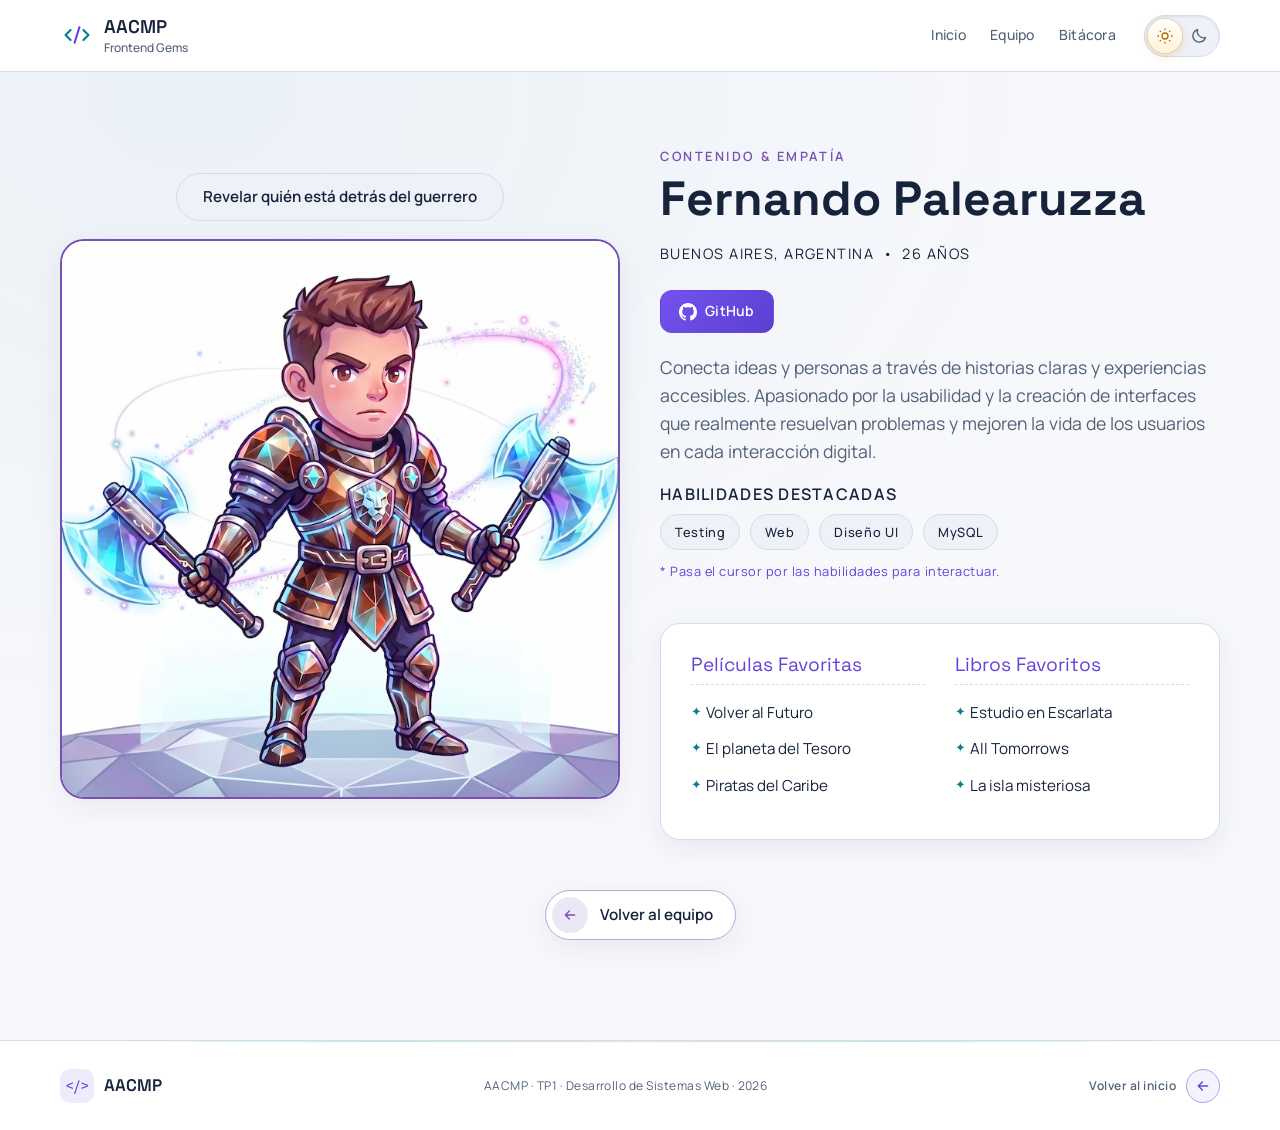
<file: fernando.html>
<!doctype html>
<html lang="es">

<head>
  <meta charset="UTF-8">
  <meta name="viewport" content="width=device-width, initial-scale=1.0">
  <meta name="description"
    content="Fernando Palearuzza — Contenido &amp; Empatía. Integrante del equipo AACMP. Conocé su perfil, habilidades y trabajos.">
  <title>Fernando Palearuzza | Nuestro Equipo</title>
  <link rel="icon" href="favicon.ico" sizes="32x32">
  <link rel="icon" href="img/favicon.svg" type="image/svg+xml">
  <link rel="apple-touch-icon" href="img/apple-touch-icon.png">
  <link rel="preconnect" href="https://fonts.googleapis.com">
  <link rel="preconnect" href="https://fonts.gstatic.com" crossorigin>
  <link rel="preload" as="style"
    href="https://fonts.googleapis.com/css2?family=Manrope:wght@400;500;600;700&family=Space+Grotesk:wght@400;500;600;700&display=swap">
  <link rel="stylesheet"
    href="https://fonts.googleapis.com/css2?family=Manrope:wght@400;500;600;700&family=Space+Grotesk:wght@400;500;600;700&display=swap" media="print" onload="this.media='all'">
  <noscript><link rel="stylesheet"
    href="https://fonts.googleapis.com/css2?family=Manrope:wght@400;500;600;700&family=Space+Grotesk:wght@400;500;600;700&display=swap"></noscript>
  <script src="js/theme.js"></script>
  <link rel="stylesheet" href="css/styles.css">
  <link rel="stylesheet" href="css/guild.css">
  <link rel="stylesheet" href="css/hechizo.css">
</head>

<body data-member="fernando">

  <header class="site-header">
    <a class="brand" href="index.html" aria-label="AACMP, inicio">
      <span class="brand-mark" aria-hidden="true"><svg class="brand-iso" viewBox="0 0 32 24" width="30" height="22" fill="none"><path class="brand-iso-code" d="M9 6.5 3.5 12 9 17.5M23 6.5l5.5 5.5-5.5 5.5"/><path class="brand-iso-slash" d="M18.6 3.5 13.4 20.5"/></svg></span>
      <span class="brand-name">AACMP<small>Frontend Gems</small></span>
    </a>
    <button class="menu-button" type="button" aria-expanded="false" aria-controls="main-nav">
      <span></span><span></span><span></span>
      <span class="sr-only">Abrir menú</span>
    </button>
    <nav id="main-nav" class="main-nav" aria-label="Navegación principal">
      <a href="index.html">Inicio </a>
      <a href="index.html#equipo">Equipo </a>
      <a href="pages/bitacora.html">Bitácora </a>
    </nav>
    <button class="theme-toggle" type="button" aria-label="Modo oscuro" aria-pressed="false"
      title="Cambiar tema claro / oscuro" hidden>
      <span class="theme-thumb" aria-hidden="true"></span>
      <svg class="theme-sun" viewBox="0 0 24 24" fill="none" stroke="currentColor" stroke-width="1.7"
        aria-hidden="true">
        <circle cx="12" cy="12" r="4" />
        <path d="M12 2v2m0 16v2M2 12h2m16 0h2M5 5l1.4 1.4m11.2 11.2L19 19M5 19l1.4-1.4M17.6 6.4L19 5" />
      </svg>
      <svg class="theme-moon" viewBox="0 0 24 24" fill="none" stroke="currentColor" stroke-width="1.7"
        aria-hidden="true">
        <path d="M20.5 14A8.5 8.5 0 0 1 10 3.5 8.5 8.5 0 1 0 20.5 14Z" />
      </svg>
    </button>
  </header>
  <main class="section-shell">
    <div class="section-inner">
      <section class="profile-hero">
        <div class="profile-media">
          <!-- Respaldo si hiciera falta volver atrás: data-real="img/gema-fernando.svg" -->
          <button class="reveal-button" type="button" aria-pressed="false" data-real="img/fernando-real.jpg"
            data-alt-real="Foto de perfil de Fernando Palearuzza" data-volver="Volver al guerrero"
            data-acorde="587.33,698.46,880.00,1174.66">
            <span class="reveal-text">Revelar<span class="reveal-largo"> quién está detrás del guerrero</span></span>
          </button>
          <div class="profile-img-container" id="profile-img">
            <img src="img/fernando720.webp"
              srcset="img/fernando720.webp 720w, img/fernando1500.webp 1500w"
              sizes="(max-width: 900px) 400px, 560px"
              data-src-light="img/fernando720.webp" data-src-dark="img/fernandoDark720.webp"
              data-srcset-light="img/fernando720.webp 720w, img/fernando1500.webp 1500w"
              data-srcset-dark="img/fernandoDark720.webp 720w, img/fernandoDark1500.webp 1500w"
              loading="eager" fetchpriority="high" decoding="async" alt="Avatar ilustrado de Fernando Palearuzza">
          </div>
        </div>
        <div class="profile-details">
          <div class="profile-header">
            <p class="profile-role-label">Contenido &amp; empatía</p>
            <h1>Fernando Palearuzza</h1>
            <p class="profile-meta"> Buenos Aires, Argentina &nbsp;•&nbsp; 26 años</p>
            <a href="https://github.com/FerPalearuzza" target="_blank" rel="noopener noreferrer" class="btn-github"
              id="github-fernando" aria-label="GitHub de Fernando Palearuzza">
              <svg viewBox="0 0 24 24" width="18" height="18" fill="currentColor" aria-hidden="true">
                <path
                  d="M12 0C5.37 0 0 5.37 0 12c0 5.31 3.435 9.795 8.205 11.385.6.105.825-.255.825-.57 0-.285-.015-1.23-.015-2.235-3.015.555-3.795-.735-4.035-1.41-.135-.345-.72-1.41-1.23-1.695-.42-.225-1.02-.78-.015-.795.945-.015 1.62.87 1.845 1.23 1.08 1.815 2.805 1.305 3.495.99.105-.78.42-1.305.765-1.605-2.67-.3-5.46-1.335-5.46-5.925 0-1.305.465-2.385 1.23-3.225-.12-.3-.54-1.53.12-3.18 0 0 1.005-.315 3.3 1.23.96-.27 1.98-.405 3-.405s2.04.135 3 .405c2.295-1.56 3.3-1.23 3.3-1.23.66 1.65.24 2.88.12 3.18.765.84 1.23 1.905 1.23 3.225 0 4.605-2.805 5.625-5.475 5.925.435.375.81 1.095.81 2.22 0 1.605-.015 2.895-.015 3.3 0 .315.225.69.825.57A12.02 12.02 0 0024 12c0-6.63-5.37-12-12-12z" />
              </svg>
              <span>GitHub</span>
            </a>
          </div>
          <p class="profile-bio">
            Conecta ideas y personas a través de historias claras y experiencias accesibles.
            Apasionado por la usabilidad y la creación de interfaces que realmente resuelvan problemas
            y mejoren la vida de los usuarios en cada interacción digital.
          </p>
          <div>
            <h2 class="skills-heading">Habilidades Destacadas</h2>
            <div class="profile-skills" id="skills-container">
              <span data-hue="280">Testing</span>
              <span data-hue="200">Web</span>
              <span data-hue="30">Diseño UI</span>
              <span data-hue="120">MySQL</span>
            </div>
            <p class="skills-hint">* Pasa el cursor por las habilidades para interactuar.</p>
          </div>
          <div class="profile-favorites">
            <div class="fav-list">
              <h2>Películas Favoritas</h2>
              <ul>
                <li>Volver al Futuro</li>
                <li>El planeta del Tesoro</li>
                <li>Piratas del Caribe</li>
              </ul>
            </div>
            <div class="fav-list">
              <h2>Libros Favoritos</h2>
              <ul>
                <li>Estudio en Escarlata</li>
                <li>All Tomorrows</li>
                <li>La isla misteriosa</li>
              </ul>
            </div>
          </div>
        </div>
      </section>
      <div class="back-btn-container">
        <a href="index.html#equipo" class="btn-volver">
          <span class="btn-volver-icon" aria-hidden="true">
            <svg viewBox="0 0 24 24" width="16" height="16" fill="none" stroke="currentColor" stroke-width="2"
              stroke-linecap="round" stroke-linejoin="round">
              <path d="M19 12H5m6-6-6 6 6 6" />
            </svg>
          </span>
          <span>Volver al equipo</span>
        </a>
      </div>
    </div>
  </main>
  <footer class="site-footer site-footer--internal site-footer--profile">
    <a class="brand" href="index.html" aria-label="AACMP, inicio">
      <span class="brand-mark" aria-hidden="true">&lt;/&gt;</span> AACMP
    </a>
    <p>AACMP · TP1 · Desarrollo de Sistemas Web · 2026</p>
    <a href="index.html" id="link-volver-inicio" class="back-to-top" aria-label="Volver al inicio">
      <span class="back-to-top-text">Volver al inicio</span>
      <span class="back-to-top-icon" aria-hidden="true"><svg viewBox="0 0 24 24" fill="none" stroke="currentColor" stroke-width="2" stroke-linecap="round" stroke-linejoin="round"><path d="M19 12H5M11 6l-6 6 6 6"/></svg></span>
    </a>
  </footer>
  <script src="js/main.js"></script>
  <script src="js/hechizo.js"></script>
  <script>
    document.addEventListener('DOMContentLoaded', () => {
      const skills = document.querySelectorAll('#skills-container span');
      const img = document.querySelector('#profile-img img');
      skills.forEach(skill => {
        skill.addEventListener('mouseenter', () => {
          const hue = skill.getAttribute('data-hue');
          img.style.filter = `hue-rotate(${hue}deg) saturate(140%) contrast(110%)`;
        });
        skill.addEventListener('mouseleave', () => {
          img.style.filter = 'hue-rotate(0deg) saturate(100%) contrast(100%)';
        });
      });
    });
  </script>
</body>

</html>
</file>
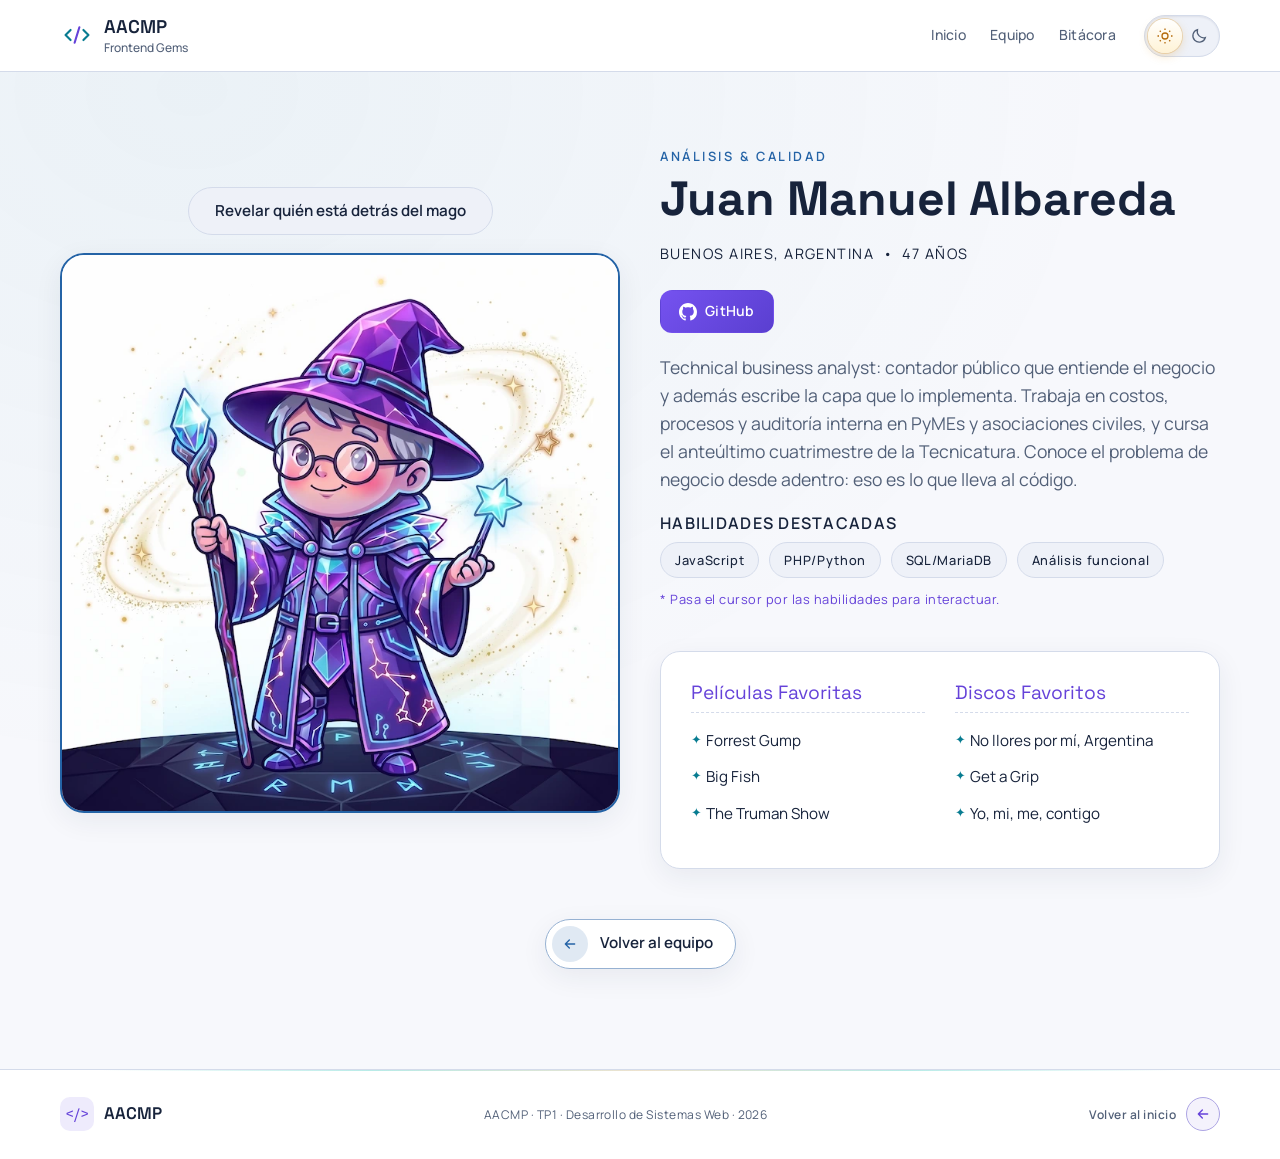
<file: juan.html>
<!doctype html>
<html lang="es">

<head>
  <meta charset="UTF-8">
  <meta name="viewport" content="width=device-width, initial-scale=1.0">
  <meta name="description"
    content="Juan Manuel Albareda — Análisis &amp; Calidad. Integrante del equipo AACMP. Conocé su perfil, habilidades y trabajos.">
  <title>Juan Manuel Albareda | Nuestro Equipo</title>
  <link rel="icon" href="favicon.ico" sizes="32x32">
  <link rel="icon" href="img/favicon.svg" type="image/svg+xml">
  <link rel="apple-touch-icon" href="img/apple-touch-icon.png">
  <link rel="preconnect" href="https://fonts.googleapis.com">
  <link rel="preconnect" href="https://fonts.gstatic.com" crossorigin>
  <link rel="preload" as="style"
    href="https://fonts.googleapis.com/css2?family=Manrope:wght@400;500;600;700&family=Space+Grotesk:wght@400;500;600;700&display=swap">
  <link rel="stylesheet"
    href="https://fonts.googleapis.com/css2?family=Manrope:wght@400;500;600;700&family=Space+Grotesk:wght@400;500;600;700&display=swap" media="print" onload="this.media='all'">
  <noscript><link rel="stylesheet"
    href="https://fonts.googleapis.com/css2?family=Manrope:wght@400;500;600;700&family=Space+Grotesk:wght@400;500;600;700&display=swap"></noscript>
  <script src="js/theme.js"></script>
  <link rel="stylesheet" href="css/styles.css">
  <link rel="stylesheet" href="css/guild.css">
  <link rel="stylesheet" href="css/hechizo.css">
</head>

<body data-member="juan">

  <header class="site-header">
    <a class="brand" href="index.html" aria-label="AACMP, inicio">
      <span class="brand-mark" aria-hidden="true"><svg class="brand-iso" viewBox="0 0 32 24" width="30" height="22" fill="none"><path class="brand-iso-code" d="M9 6.5 3.5 12 9 17.5M23 6.5l5.5 5.5-5.5 5.5"/><path class="brand-iso-slash" d="M18.6 3.5 13.4 20.5"/></svg></span>
      <span class="brand-name">AACMP<small>Frontend Gems</small></span>
    </a>
    <button class="menu-button" type="button" aria-expanded="false" aria-controls="main-nav">
      <span></span><span></span><span></span>
      <span class="sr-only">Abrir menú</span>
    </button>
    <nav id="main-nav" class="main-nav" aria-label="Navegación principal">
      <a href="index.html">Inicio </a>
      <a href="index.html#equipo">Equipo </a>
      <a href="pages/bitacora.html">Bitácora </a>
    </nav>
    <button class="theme-toggle" type="button" aria-label="Modo oscuro" aria-pressed="false"
      title="Cambiar tema claro / oscuro" hidden>
      <span class="theme-thumb" aria-hidden="true"></span>
      <svg class="theme-sun" viewBox="0 0 24 24" fill="none" stroke="currentColor" stroke-width="1.7"
        aria-hidden="true">
        <circle cx="12" cy="12" r="4" />
        <path d="M12 2v2m0 16v2M2 12h2m16 0h2M5 5l1.4 1.4m11.2 11.2L19 19M5 19l1.4-1.4M17.6 6.4L19 5" />
      </svg>
      <svg class="theme-moon" viewBox="0 0 24 24" fill="none" stroke="currentColor" stroke-width="1.7"
        aria-hidden="true">
        <path d="M20.5 14A8.5 8.5 0 0 1 10 3.5 8.5 8.5 0 1 0 20.5 14Z" />
      </svg>
    </button>
  </header>
  <main class="section-shell">
    <div class="section-inner">
      <section class="profile-hero">
        <div class="profile-media">
          <button class="reveal-button" type="button" aria-pressed="false" data-real="img/juan-real.jpg"
            data-alt-real="Retrato ilustrado de Juan Manuel Albareda en su escritorio" data-volver="Volver al mago"
            data-acorde="523.25,659.25,783.99,1046.50">
            <span class="reveal-text">Revelar<span class="reveal-largo"> quién está detrás del mago</span></span>
          </button>
          <div class="profile-img-container" id="profile-img">
            <img src="img/juan720.webp"
              srcset="img/juan720.webp 720w, img/juan1500.webp 1500w"
              sizes="(max-width: 900px) 400px, 560px"
              data-src-light="img/juan720.webp" data-src-dark="img/juanDark720.webp"
              data-srcset-light="img/juan720.webp 720w, img/juan1500.webp 1500w"
              data-srcset-dark="img/juanDark720.webp 720w, img/juanDark1500.webp 1500w"
              loading="eager" fetchpriority="high" decoding="async" alt="Avatar ilustrado de Juan Manuel Albareda">
          </div>
        </div>
        <div class="profile-details">
          <div class="profile-header">
            <p class="profile-role-label">Análisis &amp; calidad</p>
            <h1>Juan Manuel Albareda</h1>
            <p class="profile-meta"> Buenos Aires, Argentina &nbsp;•&nbsp; 47 años</p>
            <a href="https://github.com/juanmanuelalbareda" target="_blank" rel="noopener noreferrer" class="btn-github"
              id="github-juan" aria-label="GitHub de Juan Manuel Albareda">
              <svg viewBox="0 0 24 24" width="18" height="18" fill="currentColor" aria-hidden="true">
                <path
                  d="M12 0C5.37 0 0 5.37 0 12c0 5.31 3.435 9.795 8.205 11.385.6.105.825-.255.825-.57 0-.285-.015-1.23-.015-2.235-3.015.555-3.795-.735-4.035-1.41-.135-.345-.72-1.41-1.23-1.695-.42-.225-1.02-.78-.015-.795.945-.015 1.62.87 1.845 1.23 1.08 1.815 2.805 1.305 3.495.99.105-.78.42-1.305.765-1.605-2.67-.3-5.46-1.335-5.46-5.925 0-1.305.465-2.385 1.23-3.225-.12-.3-.54-1.53.12-3.18 0 0 1.005-.315 3.3 1.23.96-.27 1.98-.405 3-.405s2.04.135 3 .405c2.295-1.56 3.3-1.23 3.3-1.23.66 1.65.24 2.88.12 3.18.765.84 1.23 1.905 1.23 3.225 0 4.605-2.805 5.625-5.475 5.925.435.375.81 1.095.81 2.22 0 1.605-.015 2.895-.015 3.3 0 .315.225.69.825.57A12.02 12.02 0 0024 12c0-6.63-5.37-12-12-12z" />
              </svg>
              <span>GitHub</span>
            </a>
          </div>
          <p class="profile-bio">
            Technical business analyst: contador público que entiende el negocio y además escribe la capa
            que lo implementa. Trabaja en costos, procesos y auditoría interna en PyMEs y asociaciones
            civiles, y cursa el anteúltimo cuatrimestre de la Tecnicatura. Conoce el problema de negocio
            desde adentro: eso es lo que lleva al código.
          </p>
          <div>
            <h2 class="skills-heading">Habilidades Destacadas</h2>
            <div class="profile-skills" id="skills-container">
              <span data-hue="60">JavaScript</span>
              <span data-hue="220">PHP/Python</span>
              <span data-hue="120">SQL/MariaDB</span>
              <span data-hue="300">Análisis funcional</span>
            </div>
            <p class="skills-hint">* Pasa el cursor por las habilidades para interactuar.</p>
          </div>
          <div class="profile-favorites">
            <div class="fav-list">
              <h2>Películas Favoritas</h2>
              <ul>
                <li>Forrest Gump</li>
                <li>Big Fish</li>
                <li>The Truman Show</li>
              </ul>
            </div>
            <div class="fav-list">
              <h2>Discos Favoritos</h2>
              <ul>
                <li>No llores por mí, Argentina</li>
                <li>Get a Grip</li>
                <li>Yo, mi, me, contigo</li>
              </ul>
            </div>
          </div>
        </div>
      </section>
      <div class="back-btn-container">
        <a href="index.html#equipo" class="btn-volver">
          <span class="btn-volver-icon" aria-hidden="true">
            <svg viewBox="0 0 24 24" width="16" height="16" fill="none" stroke="currentColor" stroke-width="2"
              stroke-linecap="round" stroke-linejoin="round">
              <path d="M19 12H5m6-6-6 6 6 6" />
            </svg>
          </span>
          <span>Volver al equipo</span>
        </a>
      </div>
    </div>
  </main>
  <footer class="site-footer site-footer--internal site-footer--profile">
    <a class="brand" href="index.html" aria-label="AACMP, inicio">
      <span class="brand-mark" aria-hidden="true">&lt;/&gt;</span> AACMP
    </a>
    <p>AACMP · TP1 · Desarrollo de Sistemas Web · 2026</p>
    <a href="index.html" id="link-volver-inicio" class="back-to-top" aria-label="Volver al inicio">
      <span class="back-to-top-text">Volver al inicio</span>
      <span class="back-to-top-icon" aria-hidden="true"><svg viewBox="0 0 24 24" fill="none" stroke="currentColor" stroke-width="2" stroke-linecap="round" stroke-linejoin="round"><path d="M19 12H5M11 6l-6 6 6 6"/></svg></span>
    </a>
  </footer>
  <script src="js/main.js"></script>
  <script src="js/hechizo.js"></script>
  <script>
    document.addEventListener('DOMContentLoaded', () => {
      const skills = document.querySelectorAll('#skills-container span');
      const img = document.querySelector('#profile-img img');   // la misma imagen cambia de src
      skills.forEach(skill => {
        skill.addEventListener('mouseenter', () => {
          const hue = skill.getAttribute('data-hue');
          img.style.filter = `hue-rotate(${hue}deg) saturate(140%) contrast(110%)`;
        });
        skill.addEventListener('mouseleave', () => {
          img.style.filter = 'hue-rotate(0deg) saturate(100%) contrast(100%)';
        });
      });
    });
  </script>
</body>

</html>
</file>
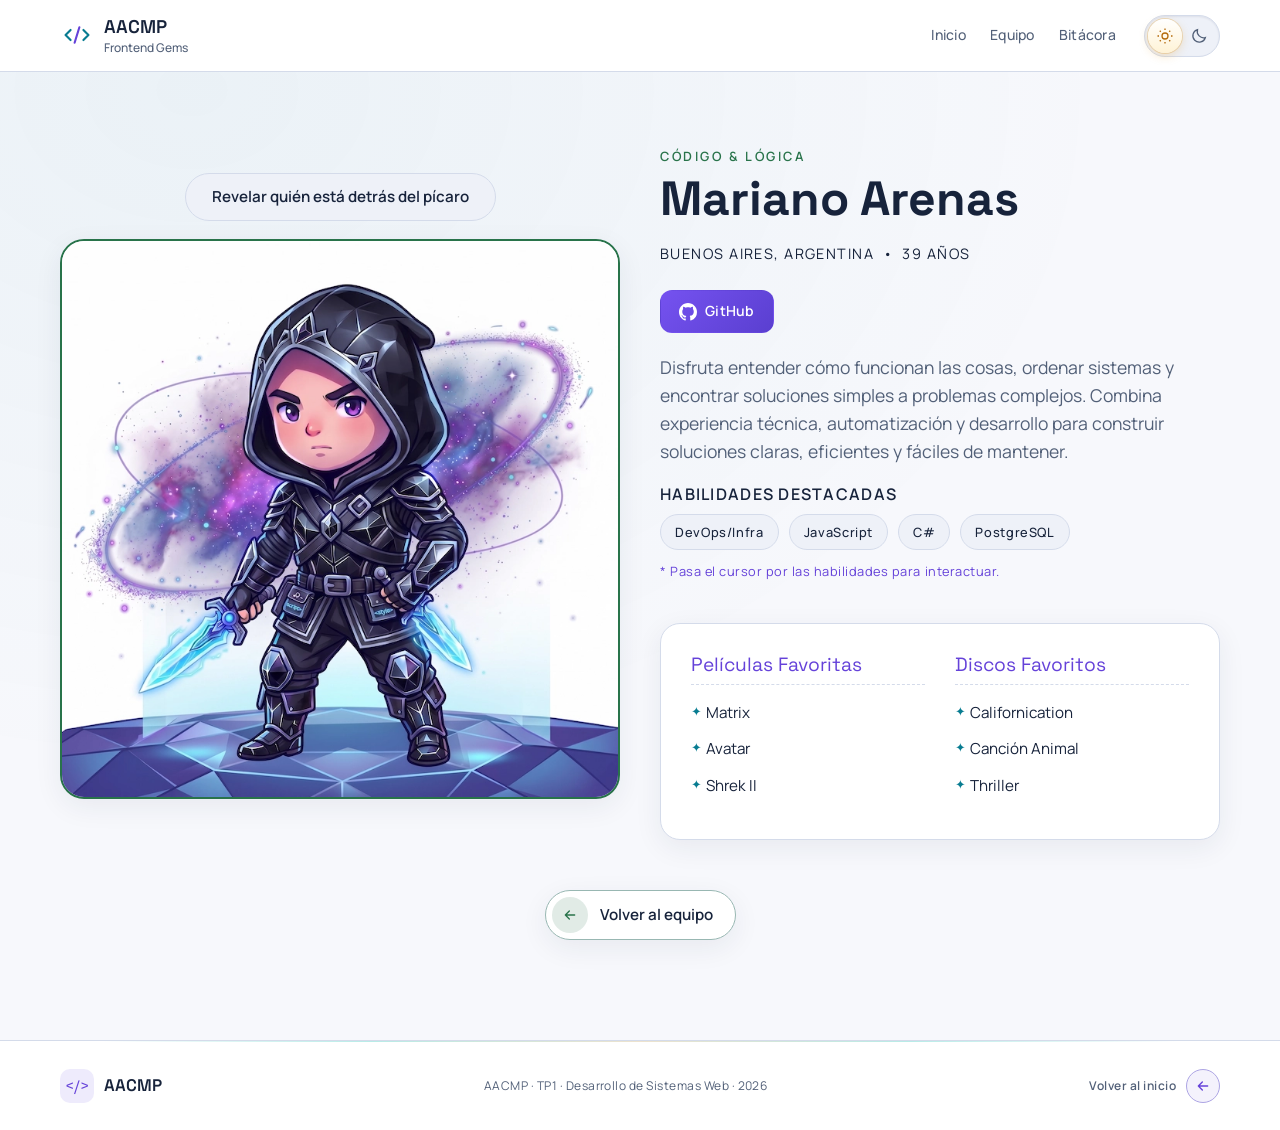
<file: mariano.html>
<!doctype html>
<html lang="es">

<head>
  <meta charset="UTF-8">
  <meta name="viewport" content="width=device-width, initial-scale=1.0">
  <meta name="description"
    content="Mariano Arenas — Código &amp; Lógica. Integrante del equipo AACMP. Conocé su perfil, habilidades y trabajos.">
  <title>Mariano Arenas | Nuestro Equipo</title>
  <link rel="icon" href="favicon.ico" sizes="32x32">
  <link rel="icon" href="img/favicon.svg" type="image/svg+xml">
  <link rel="apple-touch-icon" href="img/apple-touch-icon.png">
  <link rel="preconnect" href="https://fonts.googleapis.com">
  <link rel="preconnect" href="https://fonts.gstatic.com" crossorigin>
  <link rel="preload" as="style"
    href="https://fonts.googleapis.com/css2?family=Manrope:wght@400;500;600;700&family=Space+Grotesk:wght@400;500;600;700&display=swap">
  <link rel="stylesheet"
    href="https://fonts.googleapis.com/css2?family=Manrope:wght@400;500;600;700&family=Space+Grotesk:wght@400;500;600;700&display=swap" media="print" onload="this.media='all'">
  <noscript><link rel="stylesheet"
    href="https://fonts.googleapis.com/css2?family=Manrope:wght@400;500;600;700&family=Space+Grotesk:wght@400;500;600;700&display=swap"></noscript>
  <script src="js/theme.js"></script>
  <link rel="stylesheet" href="css/styles.css">
  <link rel="stylesheet" href="css/guild.css">
  <link rel="stylesheet" href="css/hechizo.css">
</head>

<body data-member="mariano">

  <header class="site-header">
    <a class="brand" href="index.html" aria-label="AACMP, inicio">
      <span class="brand-mark" aria-hidden="true"><svg class="brand-iso" viewBox="0 0 32 24" width="30" height="22" fill="none"><path class="brand-iso-code" d="M9 6.5 3.5 12 9 17.5M23 6.5l5.5 5.5-5.5 5.5"/><path class="brand-iso-slash" d="M18.6 3.5 13.4 20.5"/></svg></span>
      <span class="brand-name">AACMP<small>Frontend Gems</small></span>
    </a>
    <button class="menu-button" type="button" aria-expanded="false" aria-controls="main-nav">
      <span></span><span></span><span></span>
      <span class="sr-only">Abrir menú</span>
    </button>
    <nav id="main-nav" class="main-nav" aria-label="Navegación principal">
      <a href="index.html">Inicio </a>
      <a href="index.html#equipo">Equipo </a>
      <a href="pages/bitacora.html">Bitácora </a>
    </nav>
    <button class="theme-toggle" type="button" aria-label="Modo oscuro" aria-pressed="false"
      title="Cambiar tema claro / oscuro" hidden>
      <span class="theme-thumb" aria-hidden="true"></span>
      <svg class="theme-sun" viewBox="0 0 24 24" fill="none" stroke="currentColor" stroke-width="1.7"
        aria-hidden="true">
        <circle cx="12" cy="12" r="4" />
        <path d="M12 2v2m0 16v2M2 12h2m16 0h2M5 5l1.4 1.4m11.2 11.2L19 19M5 19l1.4-1.4M17.6 6.4L19 5" />
      </svg>
      <svg class="theme-moon" viewBox="0 0 24 24" fill="none" stroke="currentColor" stroke-width="1.7"
        aria-hidden="true">
        <path d="M20.5 14A8.5 8.5 0 0 1 10 3.5 8.5 8.5 0 1 0 20.5 14Z" />
      </svg>
    </button>
  </header>
  <main class="section-shell">
    <div class="section-inner">
      <section class="profile-hero">
        <div class="profile-media">
          <!-- Respaldo si hiciera falta volver atrás: data-real="img/gema-mariano.svg" -->
          <button class="reveal-button" type="button" aria-pressed="false" data-real="img/mariano-real.jpg"
            data-alt-real="Foto de perfil de Mariano Arenas" data-volver="Volver al pícaro"
            data-acorde="392.00,493.88,587.33,783.99">
            <span class="reveal-text">Revelar<span class="reveal-largo"> quién está detrás del pícaro</span></span>
          </button>
          <div class="profile-img-container" id="profile-img">
            <img src="img/mariano720.webp"
              srcset="img/mariano720.webp 720w, img/mariano1500.webp 1500w"
              sizes="(max-width: 900px) 400px, 560px"
              data-src-light="img/mariano720.webp" data-src-dark="img/marianoDark720.webp"
              data-srcset-light="img/mariano720.webp 720w, img/mariano1500.webp 1500w"
              data-srcset-dark="img/marianoDark720.webp 720w, img/marianoDark1500.webp 1500w"
              loading="eager" fetchpriority="high" decoding="async" alt="Avatar ilustrado de Mariano Arenas">
          </div>
        </div>
        <div class="profile-details">
          <div class="profile-header">
            <p class="profile-role-label">Código &amp; lógica</p>
            <h1>Mariano Arenas</h1>
            <p class="profile-meta"> Buenos Aires, Argentina &nbsp;•&nbsp; 39 años</p>
            <a href="https://github.com/NanoCode10" target="_blank" rel="noopener noreferrer" class="btn-github"
              id="github-mariano" aria-label="GitHub de Mariano Arenas">
              <svg viewBox="0 0 24 24" width="18" height="18" fill="currentColor" aria-hidden="true">
                <path
                  d="M12 0C5.37 0 0 5.37 0 12c0 5.31 3.435 9.795 8.205 11.385.6.105.825-.255.825-.57 0-.285-.015-1.23-.015-2.235-3.015.555-3.795-.735-4.035-1.41-.135-.345-.72-1.41-1.23-1.695-.42-.225-1.02-.78-.015-.795.945-.015 1.62.87 1.845 1.23 1.08 1.815 2.805 1.305 3.495.99.105-.78.42-1.305.765-1.605-2.67-.3-5.46-1.335-5.46-5.925 0-1.305.465-2.385 1.23-3.225-.12-.3-.54-1.53.12-3.18 0 0 1.005-.315 3.3 1.23.96-.27 1.98-.405 3-.405s2.04.135 3 .405c2.295-1.56 3.3-1.23 3.3-1.23.66 1.65.24 2.88.12 3.18.765.84 1.23 1.905 1.23 3.225 0 4.605-2.805 5.625-5.475 5.925.435.375.81 1.095.81 2.22 0 1.605-.015 2.895-.015 3.3 0 .315.225.69.825.57A12.02 12.02 0 0024 12c0-6.63-5.37-12-12-12z" />
              </svg>
              <span>GitHub</span>
            </a>
          </div>
          <p class="profile-bio">
            Disfruta entender cómo funcionan las cosas, ordenar sistemas y encontrar soluciones simples
            a problemas complejos. Combina experiencia técnica, automatización y desarrollo para construir
            soluciones claras, eficientes y fáciles de mantener.
          </p>
          <div>
            <h2 class="skills-heading">Habilidades Destacadas</h2>
            <div class="profile-skills" id="skills-container">
              <span data-hue="120">DevOps/Infra</span>
              <span data-hue="280">JavaScript</span>
              <span data-hue="200">C#</span>
              <span data-hue="30">PostgreSQL</span>
            </div>
            <p class="skills-hint">* Pasa el cursor por las habilidades para interactuar.</p>
          </div>
          <div class="profile-favorites">
            <div class="fav-list">
              <h2>Películas Favoritas</h2>
              <ul>
                <li>Matrix</li>
                <li>Avatar</li>
                <li>Shrek II</li>
              </ul>
            </div>
            <div class="fav-list">
              <h2>Discos Favoritos</h2>
              <ul>
                <li>Californication</li>
                <li>Canción Animal</li>
                <li>Thriller</li>
              </ul>
            </div>
          </div>
        </div>
      </section>
      <div class="back-btn-container">
        <a href="index.html#equipo" class="btn-volver">
          <span class="btn-volver-icon" aria-hidden="true">
            <svg viewBox="0 0 24 24" width="16" height="16" fill="none" stroke="currentColor" stroke-width="2"
              stroke-linecap="round" stroke-linejoin="round">
              <path d="M19 12H5m6-6-6 6 6 6" />
            </svg>
          </span>
          <span>Volver al equipo</span>
        </a>
      </div>
    </div>
  </main>
  <footer class="site-footer site-footer--internal site-footer--profile">
    <a class="brand" href="index.html" aria-label="AACMP, inicio">
      <span class="brand-mark" aria-hidden="true">&lt;/&gt;</span> AACMP
    </a>
    <p>AACMP · TP1 · Desarrollo de Sistemas Web · 2026</p>
    <a href="index.html" id="link-volver-inicio" class="back-to-top" aria-label="Volver al inicio">
      <span class="back-to-top-text">Volver al inicio</span>
      <span class="back-to-top-icon" aria-hidden="true"><svg viewBox="0 0 24 24" fill="none" stroke="currentColor" stroke-width="2" stroke-linecap="round" stroke-linejoin="round"><path d="M19 12H5M11 6l-6 6 6 6"/></svg></span>
    </a>
  </footer>
  <script src="js/main.js"></script>
  <script src="js/hechizo.js"></script>
  <script>
    document.addEventListener('DOMContentLoaded', () => {
      const skills = document.querySelectorAll('#skills-container span');
      const img = document.querySelector('#profile-img img');
      skills.forEach(skill => {
        skill.addEventListener('mouseenter', () => {
          const hue = skill.getAttribute('data-hue');
          img.style.filter = `hue-rotate(${hue}deg) saturate(140%) contrast(110%)`;
        });
        skill.addEventListener('mouseleave', () => {
          img.style.filter = 'hue-rotate(0deg) saturate(100%) contrast(100%)';
        });
      });
    });
  </script>
</body>

</html>
</file>
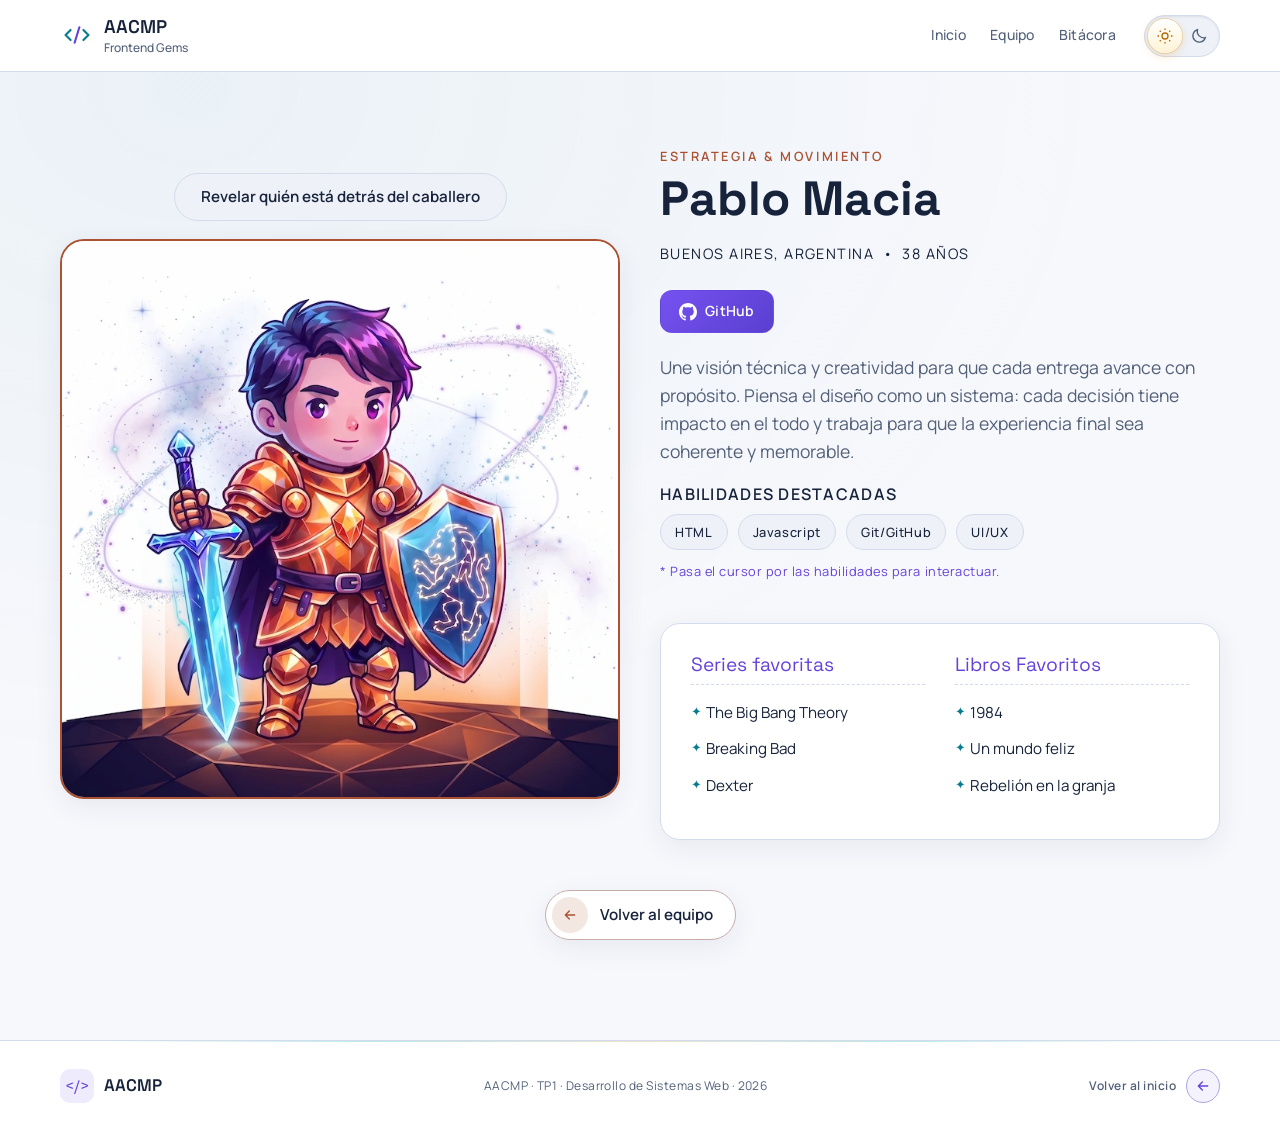
<file: pablo.html>
<!doctype html>
<html lang="es">

<head>
  <meta charset="UTF-8">
  <meta name="viewport" content="width=device-width, initial-scale=1.0">
  <meta name="description"
    content="Pablo Macia — Estrategia &amp; Movimiento. Integrante del equipo AACMP. Conocé su perfil, habilidades y trabajos.">
  <title>Pablo Macia | Nuestro Equipo</title>
  <link rel="icon" href="favicon.ico" sizes="32x32">
  <link rel="icon" href="img/favicon.svg" type="image/svg+xml">
  <link rel="apple-touch-icon" href="img/apple-touch-icon.png">
  <link rel="preconnect" href="https://fonts.googleapis.com">
  <link rel="preconnect" href="https://fonts.gstatic.com" crossorigin>
  <link rel="preload" as="style"
    href="https://fonts.googleapis.com/css2?family=Manrope:wght@400;500;600;700&family=Space+Grotesk:wght@400;500;600;700&display=swap">
  <link rel="stylesheet"
    href="https://fonts.googleapis.com/css2?family=Manrope:wght@400;500;600;700&family=Space+Grotesk:wght@400;500;600;700&display=swap" media="print" onload="this.media='all'">
  <noscript><link rel="stylesheet"
    href="https://fonts.googleapis.com/css2?family=Manrope:wght@400;500;600;700&family=Space+Grotesk:wght@400;500;600;700&display=swap"></noscript>
  <script src="js/theme.js"></script>
  <link rel="stylesheet" href="css/styles.css">
  <link rel="stylesheet" href="css/guild.css">
  <link rel="stylesheet" href="css/hechizo.css">
</head>

<body data-member="pablo">

  <header class="site-header">
    <a class="brand" href="index.html" aria-label="AACMP, inicio">
      <span class="brand-mark" aria-hidden="true"><svg class="brand-iso" viewBox="0 0 32 24" width="30" height="22" fill="none"><path class="brand-iso-code" d="M9 6.5 3.5 12 9 17.5M23 6.5l5.5 5.5-5.5 5.5"/><path class="brand-iso-slash" d="M18.6 3.5 13.4 20.5"/></svg></span>
      <span class="brand-name">AACMP<small>Frontend Gems</small></span>
    </a>
    <button class="menu-button" type="button" aria-expanded="false" aria-controls="main-nav">
      <span></span><span></span><span></span>
      <span class="sr-only">Abrir menú</span>
    </button>
    <nav id="main-nav" class="main-nav" aria-label="Navegación principal">
      <a href="index.html">Inicio </a>
      <a href="index.html#equipo">Equipo </a>
      <a href="pages/bitacora.html">Bitácora </a>
    </nav>
    <button class="theme-toggle" type="button" aria-label="Modo oscuro" aria-pressed="false"
      title="Cambiar tema claro / oscuro" hidden>
      <span class="theme-thumb" aria-hidden="true"></span>
      <svg class="theme-sun" viewBox="0 0 24 24" fill="none" stroke="currentColor" stroke-width="1.7"
        aria-hidden="true">
        <circle cx="12" cy="12" r="4" />
        <path d="M12 2v2m0 16v2M2 12h2m16 0h2M5 5l1.4 1.4m11.2 11.2L19 19M5 19l1.4-1.4M17.6 6.4L19 5" />
      </svg>
      <svg class="theme-moon" viewBox="0 0 24 24" fill="none" stroke="currentColor" stroke-width="1.7"
        aria-hidden="true">
        <path d="M20.5 14A8.5 8.5 0 0 1 10 3.5 8.5 8.5 0 1 0 20.5 14Z" />
      </svg>
    </button>
  </header>
  <main class="section-shell">
    <div class="section-inner">
      <section class="profile-hero">
        <div class="profile-media">
          <!-- Respaldo si hiciera falta volver atrás: data-real="img/gema-pablo.svg" -->
          <button class="reveal-button" type="button" aria-pressed="false" data-real="img/pablo-real.jpg"
            data-alt-real="Foto de perfil de Pablo Macia" data-volver="Volver al caballero"
            data-acorde="349.23,440.00,523.25,698.46">
            <span class="reveal-text">Revelar<span class="reveal-largo"> quién está detrás del caballero</span></span>
          </button>
          <div class="profile-img-container" id="profile-img">
            <img src="img/pablo720.webp"
              srcset="img/pablo720.webp 720w, img/pablo1500.webp 1500w"
              sizes="(max-width: 900px) 400px, 560px"
              data-src-light="img/pablo720.webp" data-src-dark="img/pabloDark720.webp"
              data-srcset-light="img/pablo720.webp 720w, img/pablo1500.webp 1500w"
              data-srcset-dark="img/pabloDark720.webp 720w, img/pabloDark1500.webp 1500w"
              loading="eager" fetchpriority="high" decoding="async" alt="Avatar ilustrado de Pablo Macia">
          </div>
        </div>
        <div class="profile-details">
          <div class="profile-header">
            <p class="profile-role-label">Estrategia &amp; movimiento</p>
            <h1>Pablo Macia</h1>
            <p class="profile-meta"> Buenos Aires, Argentina &nbsp;•&nbsp; 38 años</p>
            <a href="https://github.com/pablormacia" target="_blank" rel="noopener noreferrer" class="btn-github"
              id="github-pablo" aria-label="GitHub de Pablo Macia">
              <svg viewBox="0 0 24 24" width="18" height="18" fill="currentColor" aria-hidden="true">
                <path
                  d="M12 0C5.37 0 0 5.37 0 12c0 5.31 3.435 9.795 8.205 11.385.6.105.825-.255.825-.57 0-.285-.015-1.23-.015-2.235-3.015.555-3.795-.735-4.035-1.41-.135-.345-.72-1.41-1.23-1.695-.42-.225-1.02-.78-.015-.795.945-.015 1.62.87 1.845 1.23 1.08 1.815 2.805 1.305 3.495.99.105-.78.42-1.305.765-1.605-2.67-.3-5.46-1.335-5.46-5.925 0-1.305.465-2.385 1.23-3.225-.12-.3-.54-1.53.12-3.18 0 0 1.005-.315 3.3 1.23.96-.27 1.98-.405 3-.405s2.04.135 3 .405c2.295-1.56 3.3-1.23 3.3-1.23.66 1.65.24 2.88.12 3.18.765.84 1.23 1.905 1.23 3.225 0 4.605-2.805 5.625-5.475 5.925.435.375.81 1.095.81 2.22 0 1.605-.015 2.895-.015 3.3 0 .315.225.69.825.57A12.02 12.02 0 0024 12c0-6.63-5.37-12-12-12z" />
              </svg>
              <span>GitHub</span>
            </a>
          </div>
          <p class="profile-bio">
            Une visión técnica y creatividad para que cada entrega avance con propósito.
            Piensa el diseño como un sistema: cada decisión tiene impacto en el todo
            y trabaja para que la experiencia final sea coherente y memorable.
          </p>
          <div>
            <h2 class="skills-heading">Habilidades Destacadas</h2>
            <div class="profile-skills" id="skills-container">
              <span data-hue="30">HTML</span>
              <span data-hue="200">Javascript</span>
              <span data-hue="120">Git/GitHub</span>
              <span data-hue="280">UI/UX</span>
            </div>
            <p class="skills-hint">* Pasa el cursor por las habilidades para interactuar.</p>
          </div>
          <div class="profile-favorites">
            <div class="fav-list">
              <h2>Series favoritas</h2>
              <ul>
                <li>The Big Bang Theory</li>
                <li>Breaking Bad</li>
                <li>Dexter</li>
              </ul>
            </div>
            <div class="fav-list">
              <h2>Libros Favoritos</h2>
              <ul>
                <li>1984</li>
                <li>Un mundo feliz</li>
                <li>Rebelión en la granja</li>
              </ul>
            </div>
          </div>
        </div>
      </section>
      <div class="back-btn-container">
        <a href="index.html#equipo" class="btn-volver">
          <span class="btn-volver-icon" aria-hidden="true">
            <svg viewBox="0 0 24 24" width="16" height="16" fill="none" stroke="currentColor" stroke-width="2"
              stroke-linecap="round" stroke-linejoin="round">
              <path d="M19 12H5m6-6-6 6 6 6" />
            </svg>
          </span>
          <span>Volver al equipo</span>
        </a>
      </div>
    </div>
  </main>
  <footer class="site-footer site-footer--internal site-footer--profile">
    <a class="brand" href="index.html" aria-label="AACMP, inicio">
      <span class="brand-mark" aria-hidden="true">&lt;/&gt;</span> AACMP
    </a>
    <p>AACMP · TP1 · Desarrollo de Sistemas Web · 2026</p>
    <a href="index.html" id="link-volver-inicio" class="back-to-top" aria-label="Volver al inicio">
      <span class="back-to-top-text">Volver al inicio</span>
      <span class="back-to-top-icon" aria-hidden="true"><svg viewBox="0 0 24 24" fill="none" stroke="currentColor" stroke-width="2" stroke-linecap="round" stroke-linejoin="round"><path d="M19 12H5M11 6l-6 6 6 6"/></svg></span>
    </a>
  </footer>
  <script src="js/main.js"></script>
  <script src="js/hechizo.js"></script>
  <script>
    document.addEventListener('DOMContentLoaded', () => {
      const skills = document.querySelectorAll('#skills-container span');
      const img = document.querySelector('#profile-img img');
      skills.forEach(skill => {
        skill.addEventListener('mouseenter', () => {
          const hue = skill.getAttribute('data-hue');
          img.style.filter = `hue-rotate(${hue}deg) saturate(140%) contrast(110%)`;
        });
        skill.addEventListener('mouseleave', () => {
          img.style.filter = 'hue-rotate(0deg) saturate(100%) contrast(100%)';
        });
      });
    });
  </script>
</body>

</html>
</file>
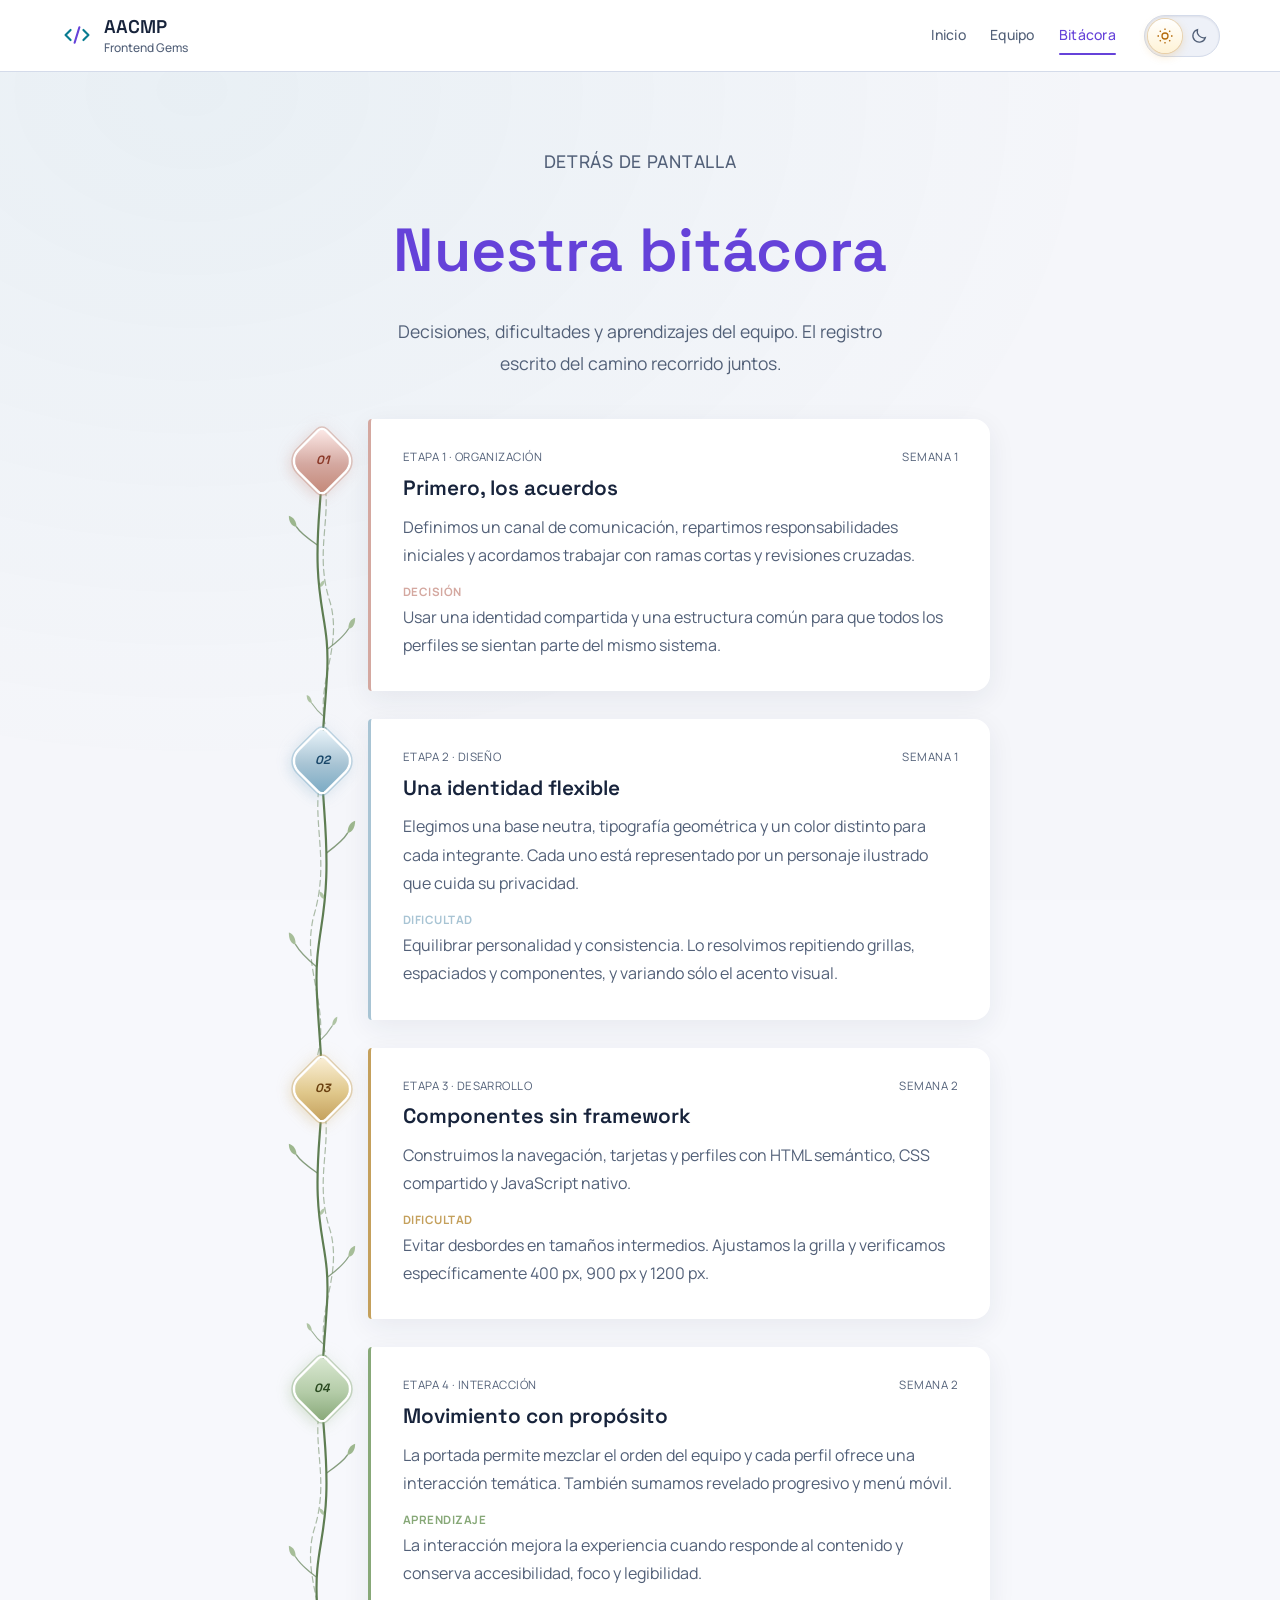
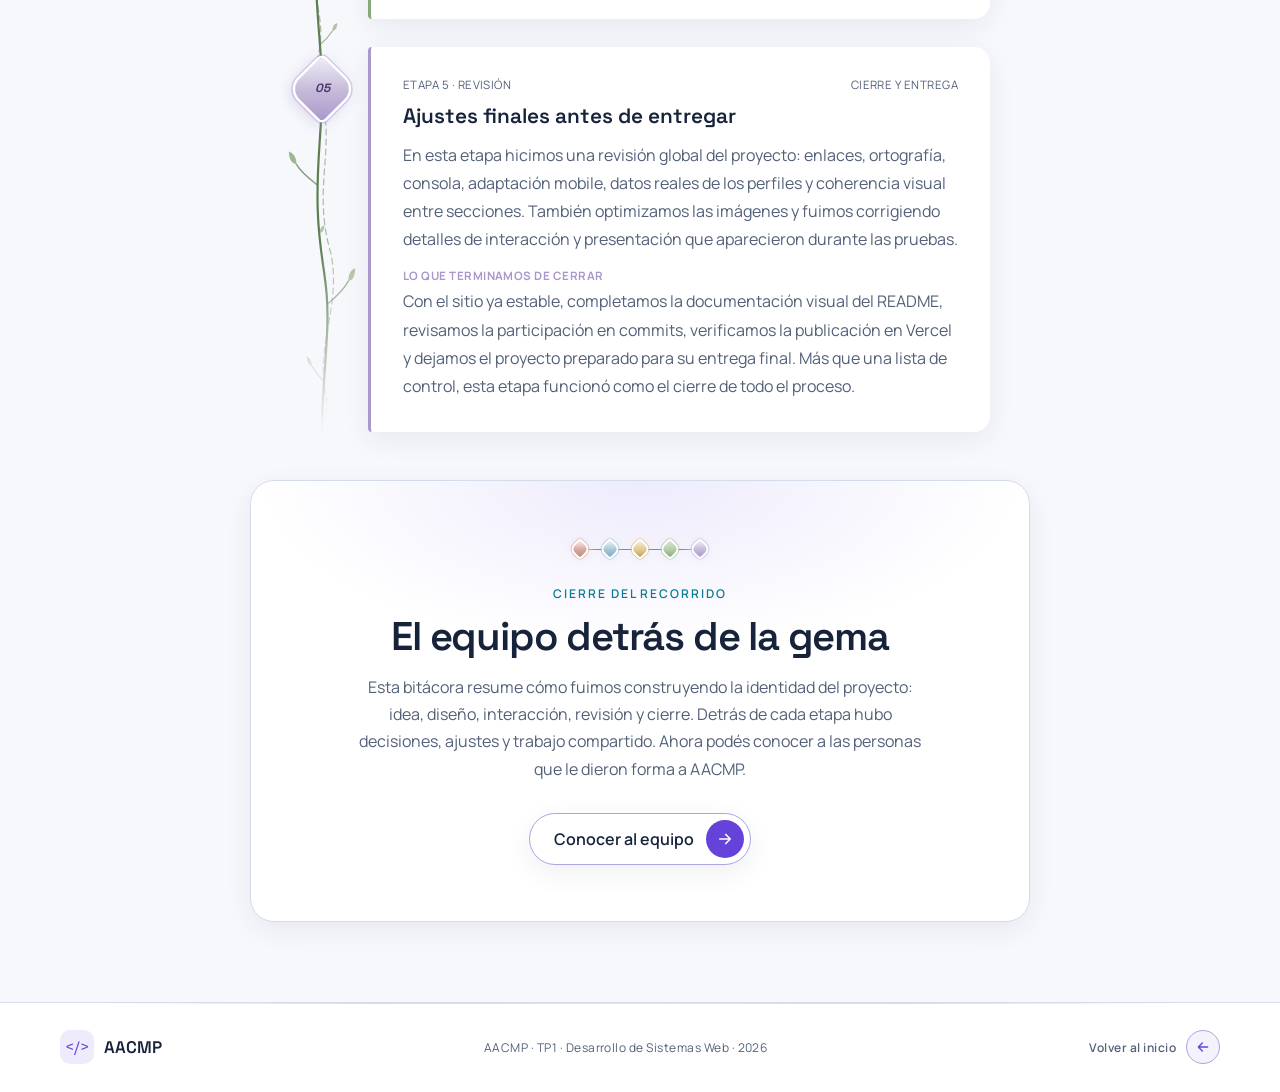
<file: pages/bitacora.html>
<!doctype html>
<html lang="es">

<head>
  <meta charset="UTF-8">
  <meta name="viewport" content="width=device-width, initial-scale=1.0">
  <meta name="description" content="Bitácora de desarrollo del equipo AACMP — Decisiones, dificultades y aprendizajes del camino recorrido juntos.">
  <title>Bitácora | AACMP</title>
  <link rel="icon" href="../favicon.ico" sizes="32x32">
  <link rel="icon" href="../img/favicon.svg" type="image/svg+xml">
  <link rel="apple-touch-icon" href="../img/apple-touch-icon.png">
  <link rel="preconnect" href="https://fonts.googleapis.com">
  <link rel="preconnect" href="https://fonts.gstatic.com" crossorigin>
  <link rel="preload" as="style"
    href="https://fonts.googleapis.com/css2?family=Manrope:wght@400;500;600;700&family=Space+Grotesk:wght@400;500;600;700&display=swap">
  <link rel="stylesheet"
    href="https://fonts.googleapis.com/css2?family=Manrope:wght@400;500;600;700&family=Space+Grotesk:wght@400;500;600;700&display=swap" media="print" onload="this.media='all'">
  <noscript><link rel="stylesheet"
    href="https://fonts.googleapis.com/css2?family=Manrope:wght@400;500;600;700&family=Space+Grotesk:wght@400;500;600;700&display=swap"></noscript>
  <script src="../js/theme.js"></script>
  <link rel="stylesheet" href="../css/styles.css">
  <link rel="stylesheet" href="../css/guild.css">
</head>

<body>
  <div class="paper-texture" aria-hidden="true"></div>
  <div class="leaf-container" aria-hidden="true">
    <div class="leaf"></div><div class="leaf"></div><div class="leaf"></div>
    <div class="leaf"></div><div class="leaf"></div><div class="leaf"></div>
    <div class="leaf"></div><div class="leaf"></div><div class="leaf"></div>
    <div class="leaf"></div><div class="leaf"></div><div class="leaf"></div>
  </div>

  <!-- CABECERA -->
  <header class="site-header">
    <a class="brand" href="../index.html" aria-label="AACMP, inicio">
      <span class="brand-mark" aria-hidden="true"><svg class="brand-iso" viewBox="0 0 32 24" width="30" height="22" fill="none"><path class="brand-iso-code" d="M9 6.5 3.5 12 9 17.5M23 6.5l5.5 5.5-5.5 5.5"/><path class="brand-iso-slash" d="M18.6 3.5 13.4 20.5"/></svg></span>
      <span class="brand-name">AACMP<small>Frontend Gems</small></span>
    </a>
    <button class="menu-button" type="button" aria-expanded="false" aria-controls="main-nav">
      <span></span><span></span><span></span>
      <span class="sr-only">Abrir menú</span>
    </button>
    <nav id="main-nav" class="main-nav" aria-label="Navegación principal">
      <a href="../index.html">Inicio</a>
      <a href="../index.html#equipo">Equipo</a>
      <a class="active" href="bitacora.html" aria-current="page">Bitácora</a>
    </nav>
    <button class="theme-toggle" type="button" aria-label="Modo oscuro" aria-pressed="false" title="Cambiar tema claro / oscuro" hidden>
      <span class="theme-thumb" aria-hidden="true"></span>
      <svg class="theme-sun" viewBox="0 0 24 24" fill="none" stroke="currentColor" stroke-width="1.7" aria-hidden="true"><circle cx="12" cy="12" r="4"/><path d="M12 2v2m0 16v2M2 12h2m16 0h2M5 5l1.4 1.4m11.2 11.2L19 19M5 19l1.4-1.4M17.6 6.4L19 5"/></svg>
      <svg class="theme-moon" viewBox="0 0 24 24" fill="none" stroke="currentColor" stroke-width="1.7" aria-hidden="true"><path d="M20.5 14A8.5 8.5 0 0 1 10 3.5 8.5 8.5 0 1 0 20.5 14Z"/></svg>
    </button>
  </header>

  <main>

    <!-- ===== HERO ===== -->
    <section class="log-hero section-shell reveal" aria-labelledby="log-page-title">
      <p class="label-tag">Detrás de pantalla</p>
      <h1 id="log-page-title">Nuestra bitácora</h1>
      <p class="log-hero-lead">Decisiones, dificultades y aprendizajes del equipo. El registro escrito del camino recorrido juntos.</p>
    </section>



    <!-- ===== TIMELINE: RAMA VIVA CON DIAMANTES ===== -->
    <section class="log-timeline section-shell" aria-label="Entradas de la bitácora">
      <div class="log-entries">
        <!-- La rama se dibuja por entrada en CSS (.log-entry::before), de diamante a diamante. -->

        <!-- Entrada 01 — Coral (Pablo) -->
        <article class="log-entry reveal" id="log-entry-1" data-gem="coral">
          <div class="log-gem-node" aria-hidden="true">
            <span class="log-gem-inner">01</span>
          </div>
          <div class="log-card">
            <div class="log-meta">
              <span>Etapa 1 · Organización</span>
              <span>Semana 1</span>
            </div>
            <h2>Primero, los acuerdos</h2>
            <p>Definimos un canal de comunicación, repartimos responsabilidades iniciales y acordamos trabajar con ramas cortas y revisiones cruzadas.</p>
            <h3>Decisión</h3>
            <p>Usar una identidad compartida y una estructura común para que todos los perfiles se sientan parte del mismo sistema.</p>
          </div>
        </article>

        <!-- Entrada 02 — Cerulean (Juan) -->
        <article class="log-entry reveal" id="log-entry-2" data-gem="cerulean">
          <div class="log-gem-node" aria-hidden="true">
            <span class="log-gem-inner">02</span>
          </div>
          <div class="log-card">
            <div class="log-meta">
              <span>Etapa 2 · Diseño</span>
              <span>Semana 1</span>
            </div>
            <h2>Una identidad flexible</h2>
            <p>Elegimos una base neutra, tipografía geométrica y un color distinto para cada integrante. Cada uno está representado por un personaje ilustrado que cuida su privacidad.</p>
            <h3>Dificultad</h3>
            <p>Equilibrar personalidad y consistencia. Lo resolvimos repitiendo grillas, espaciados y componentes, y variando sólo el acento visual.</p>
          </div>
        </article>

        <!-- Entrada 03 — Ochre/Gold (Daniela) -->
        <article class="log-entry reveal" id="log-entry-3" data-gem="ochre">
          <div class="log-gem-node" aria-hidden="true">
            <span class="log-gem-inner">03</span>
          </div>
          <div class="log-card">
            <div class="log-meta">
              <span>Etapa 3 · Desarrollo</span>
              <span>Semana 2</span>
            </div>
            <h2>Componentes sin framework</h2>
            <p>Construimos la navegación, tarjetas y perfiles con HTML semántico, CSS compartido y JavaScript nativo.</p>
            <h3>Dificultad</h3>
            <p>Evitar desbordes en tamaños intermedios. Ajustamos la grilla y verificamos específicamente 400 px, 900 px y 1200 px.</p>
          </div>
        </article>

        <!-- Entrada 04 — Sage/Green (Mariano) -->
        <article class="log-entry reveal" id="log-entry-4" data-gem="sage">
          <div class="log-gem-node" aria-hidden="true">
            <span class="log-gem-inner">04</span>
          </div>
          <div class="log-card">
            <div class="log-meta">
              <span>Etapa 4 · Interacción</span>
              <span>Semana 2</span>
            </div>
            <h2>Movimiento con propósito</h2>
            <p>La portada permite mezclar el orden del equipo y cada perfil ofrece una interacción temática. También sumamos revelado progresivo y menú móvil.</p>
            <h3>Aprendizaje</h3>
            <p>La interacción mejora la experiencia cuando responde al contenido y conserva accesibilidad, foco y legibilidad.</p>
          </div>
        </article>

        <!-- Entrada 05 — Lavender (Fernando) -->
        <article class="log-entry reveal" id="log-entry-5" data-gem="lavender">
          <div class="log-gem-node" aria-hidden="true">
            <span class="log-gem-inner">05</span>
          </div>
          <div class="log-card">
            <div class="log-meta">
              <span>Etapa 5 · Revisión</span>
              <span>Cierre y entrega</span>
            </div>
            <h2>Ajustes finales antes de entregar</h2>
            <p>En esta etapa hicimos una revisión global del proyecto: enlaces, ortografía, consola, adaptación mobile, datos reales de los perfiles y coherencia visual entre secciones. También optimizamos las imágenes y fuimos corrigiendo detalles de interacción y presentación que aparecieron durante las pruebas.</p>
            <h3>Lo que terminamos de cerrar</h3>
            <p>Con el sitio ya estable, completamos la documentación visual del README, revisamos la participación en commits, verificamos la publicación en Vercel y dejamos el proyecto preparado para su entrega final. Más que una lista de control, esta etapa funcionó como el cierre de todo el proceso.</p>
          </div>
        </article>

      </div>
    </section>

    <!-- ===== CIERRE DEL RECORRIDO ===== -->
    <section class="log-cta section-shell reveal" aria-labelledby="log-cta-title">
      <div class="log-cta-inner">
        <!-- Las cinco gemas de la timeline, reunidas en un mismo tallo. -->
        <div class="log-cta-gems" aria-hidden="true">
          <i data-gem="coral"></i><i data-gem="cerulean"></i><i data-gem="ochre"></i><i data-gem="sage"></i><i data-gem="lavender"></i>
        </div>
        <p class="log-cta-eyebrow">Cierre del recorrido</p>
        <h2 id="log-cta-title">El equipo detrás de la gema</h2>
        <p class="log-cta-text">Esta bitácora resume cómo fuimos construyendo la identidad del proyecto: idea, diseño, interacción, revisión y cierre. Detrás de cada etapa hubo decisiones, ajustes y trabajo compartido. Ahora podés conocer a las personas que le dieron forma a AACMP.</p>
        <a class="log-cta-button" href="../index.html#equipo" id="btn-ver-equipo">
          <span>Conocer al equipo</span>
          <span class="log-cta-button-icon" aria-hidden="true">
            <svg viewBox="0 0 24 24" width="18" height="18" fill="none" stroke="currentColor" stroke-width="2.2"
              stroke-linecap="round" stroke-linejoin="round">
              <path d="M5 12h14m-6-6 6 6-6 6" />
            </svg>
          </span>
        </a>
      </div>
    </section>

  </main>

  <!-- FOOTER -->
  <footer class="site-footer site-footer--internal">
    <a class="brand" href="../index.html" aria-label="AACMP, inicio">
      <span class="brand-mark" aria-hidden="true">&lt;/&gt;</span> AACMP
    </a>
    <p>AACMP · TP1 · Desarrollo de Sistemas Web · 2026</p>
    <a href="../index.html" id="link-volver-inicio" class="back-to-top" aria-label="Volver al inicio">
      <span class="back-to-top-text">Volver al inicio</span>
      <span class="back-to-top-icon" aria-hidden="true"><svg viewBox="0 0 24 24" fill="none" stroke="currentColor" stroke-width="2" stroke-linecap="round" stroke-linejoin="round"><path d="M19 12H5M11 6l-6 6 6 6"/></svg></span>
    </a>
  </footer>

  <script src="../js/main.js"></script>
</body>

</html>
</file>
<file: css/styles.css>
/* AACMP — Acuarela Botánica Minimalista */


:root {
  /* Papel y tinta */
  --paper: #FDFAF5;
  --paper-warm: #FAF5EC;
  --paper-tinted: #F5EFE0;
  --ink: #3A3028;
  --ink-mid: #5C4A2A;
  --ink-light: #8C7A5A;
  --ink-faint: #9A8968;

  /* Verdes naturales */
  --sage: #87A878;
  --sage-light: #B4CCA8;
  --sage-pale: #DAE8D2;
  --moss: #6B8E6B;
  --moss-dark: #4A6741;
  --meadow: #C8DFC0;

  /* Tierra y calidez */
  --ochre: #C4A05C;
  --ochre-light: #E0C88C;
  --ochre-pale: #F0E0B4;
  --sepia: #8C5C3C;
  --umber: #6E4830;

  /* Acentos */
  --cerulean: #A8C4D4;
  --cerulean-pale: #D4E8F0;
  --blush: #D4A8A0;
  --blush-pale: #F0D8D4;
  --lavender: #C4B8D8;

  /* Tipografías */
  --font-display: 'Space Grotesk', system-ui, sans-serif;
  --font-heading: 'Space Grotesk', system-ui, sans-serif;
  --font-body: 'Manrope', system-ui, sans-serif;
  --font-label: 'Manrope', system-ui, sans-serif;

  /* Espaciado */
  --space-xs: 8px;
  --space-sm: 16px;
  --space-md: 32px;
  --space-lg: 64px;
  --space-xl: 100px;
  --space-2xl: 140px;
}


*,
*::before,
*::after {
  box-sizing: border-box;
}

html {
  scroll-behavior: smooth;
}

body {
  margin: 0;
  overflow-x: hidden;
  background: var(--paper);
  color: var(--ink);
  font-family: var(--font-body);
  font-size: 1.15rem;
  line-height: 1.75;
}

a {
  color: inherit;
  text-decoration: none;
}

button {
  font: inherit;
  cursor: pointer;
  border: none;
  background: none;
}

img {
  max-width: 100%;
  display: block;
}

h1,
h2,
h3 {
  margin: 0;
  line-height: 1.15;
}

h1 {
  font-family: var(--font-display);
}

h2,
h3 {
  font-family: var(--font-heading);
}

.sr-only {
  position: absolute;
  width: 1px;
  height: 1px;
  overflow: hidden;
  clip: rect(0, 0, 0, 0);
}

/*  FONDO — Papel texturizado con lavados de acuarela */

/* Textura de papel mediante filtro SVG */
.paper-texture {
  position: fixed;
  inset: 0;
  z-index: -3;
  pointer-events: none;
  background: var(--paper);
}

.paper-texture::after {
  content: '';
  position: absolute;
  inset: 0;
  background-image: url("data:image/svg+xml,%3Csvg xmlns='http://www.w3.org/2000/svg' width='400' height='400'%3E%3Cfilter id='paper'%3E%3CfeTurbulence type='fractalNoise' baseFrequency='0.9' numOctaves='4' stitchTiles='stitch'/%3E%3CfeColorMatrix type='saturate' values='0'/%3E%3CfeBlend in='SourceGraphic' mode='multiply'/%3E%3C/filter%3E%3Crect width='400' height='400' filter='url(%23paper)' opacity='0.038'/%3E%3C/svg%3E");
  opacity: 1;
}

/* Lavados de acuarela ambiental */
body::before {
  content: '';
  position: fixed;
  inset: 0;
  z-index: -2;
  pointer-events: none;
  background:
    radial-gradient(ellipse 70% 55% at 15% 10%, rgba(135, 168, 120, .10) 0%, transparent 65%),
    radial-gradient(ellipse 50% 40% at 85% 15%, rgba(168, 196, 212, .08) 0%, transparent 60%),
    radial-gradient(ellipse 60% 45% at 50% 100%, rgba(196, 160, 92, .08) 0%, transparent 55%),
    radial-gradient(ellipse 35% 30% at 5% 70%, rgba(135, 168, 120, .06) 0%, transparent 70%),
    radial-gradient(ellipse 40% 30% at 95% 65%, rgba(212, 168, 160, .06) 0%, transparent 65%);
  animation: ambientWash 18s ease-in-out infinite alternate;
}

@keyframes ambientWash {
  0% {
    opacity: .7;
    transform: scale(1);
  }

  100% {
    opacity: 1;
    transform: scale(1.04) translateX(8px);
  }
}

/*HOJAS FLOTANTES — Delicadas, como viento suave */
.leaf-container {
  position: fixed;
  inset: 0;
  pointer-events: none;
  z-index: 2;
  overflow: hidden;
}

.leaf {
  position: absolute;
  top: -30px;
  opacity: 0;
  animation: gentleLeafFall linear infinite;
  will-change: transform, opacity;
}

/* Forma de hoja con clip-path y colores acuarela */
.leaf::before {
  content: '';
  display: block;
  border-radius: 50% 0 50% 0;
}

.leaf:nth-child(1) {
  left: 4%;
  width: 11px;
  height: 15px;
  animation-duration: 10s;
  animation-delay: 0s;
}

.leaf:nth-child(2) {
  left: 13%;
  width: 8px;
  height: 12px;
  animation-duration: 14s;
  animation-delay: 2s;
}

.leaf:nth-child(3) {
  left: 24%;
  width: 13px;
  height: 18px;
  animation-duration: 9s;
  animation-delay: 5s;
}

.leaf:nth-child(4) {
  left: 35%;
  width: 7px;
  height: 10px;
  animation-duration: 12s;
  animation-delay: 1s;
}

.leaf:nth-child(5) {
  left: 47%;
  width: 10px;
  height: 14px;
  animation-duration: 11s;
  animation-delay: 3.5s;
}

.leaf:nth-child(6) {
  left: 58%;
  width: 9px;
  height: 13px;
  animation-duration: 13s;
  animation-delay: 7s;
}

.leaf:nth-child(7) {
  left: 68%;
  width: 12px;
  height: 17px;
  animation-duration: 8.5s;
  animation-delay: 0.5s;
}

.leaf:nth-child(8) {
  left: 77%;
  width: 7px;
  height: 11px;
  animation-duration: 15s;
  animation-delay: 4s;
}

.leaf:nth-child(9) {
  left: 85%;
  width: 11px;
  height: 15px;
  animation-duration: 10.5s;
  animation-delay: 6s;
}

.leaf:nth-child(10) {
  left: 92%;
  width: 8px;
  height: 12px;
  animation-duration: 12.5s;
  animation-delay: 2.5s;
}

.leaf:nth-child(11) {
  left: 20%;
  width: 9px;
  height: 14px;
  animation-duration: 9.5s;
  animation-delay: 8s;
}

.leaf:nth-child(12) {
  left: 63%;
  width: 6px;
  height: 9px;
  animation-duration: 16s;
  animation-delay: 3s;
}

/* Colores translúcidos de acuarela por hijo */
.leaf:nth-child(odd) {
  background: rgba(135, 168, 120, .55);
  border-radius: 50% 0 50% 0;
}

.leaf:nth-child(even) {
  background: rgba(107, 142, 107, .45);
  border-radius: 0 50% 0 50%;
}

.leaf:nth-child(3n) {
  background: rgba(196, 160, 92, .45);
}

.leaf:nth-child(4n) {
  background: rgba(135, 168, 120, .65);
}

@keyframes gentleLeafFall {
  0% {
    top: -30px;
    opacity: 0;
    transform: rotate(0deg) translateX(0px);
  }

  8% {
    opacity: .75;
  }

  88% {
    opacity: .45;
  }

  100% {
    top: 110vh;
    opacity: 0;
    transform: rotate(420deg) translateX(55px);
  }
}

/* HEADER — Tinta fina sobre papel, sin fondo*/
.site-header {
  height: 80px;
  display: flex;
  align-items: center;
  justify-content: space-between;
  padding: 0 clamp(24px, 6vw, 80px);
  position: sticky;
  top: 0;
  z-index: 100;
  background: rgba(253, 250, 245, .88);
  backdrop-filter: blur(20px);
  -webkit-backdrop-filter: blur(20px);
  border-bottom: 1px solid rgba(135, 168, 120, .15);
}

/* Ramita decorativa en el borde superior */
.site-header::before {
  content: '';
  position: absolute;
  bottom: 0;
  left: 5%;
  right: 5%;
  height: 1px;
  background: linear-gradient(90deg, transparent, rgba(135, 168, 120, .3), rgba(196, 160, 92, .25), rgba(135, 168, 120, .3), transparent);
}

.brand {
  display: flex;
  align-items: center;
  gap: 10px;
  font-family: var(--font-heading);
  font-weight: 600;
  font-style: italic;
  font-size: 1.3rem;
  letter-spacing: .06em;
  color: var(--ink);
}

.brand-mark {
  display: grid;
  place-items: center;
  width: 34px;
  height: 34px;
  background: var(--sage);
  color: var(--paper);
  font-family: var(--font-display);
  font-style: italic;
  font-size: .95rem;
  font-weight: 400;
  /* Forma orgánica de sello acuarela */
  border-radius: 58% 42% 62% 38% / 52% 46% 54% 48%;
  box-shadow: 0 2px 12px rgba(135, 168, 120, .35);
  transition: border-radius .5s ease;
}

.brand-mark:hover {
  border-radius: 42% 58% 38% 62% / 46% 52% 48% 54%;
}

.main-nav {
  display: flex;
  gap: 32px;
  font-family: var(--font-label);
  font-size: .8rem;
  font-weight: 500;
  letter-spacing: .12em;
}

.main-nav a {
  position: relative;
  color: var(--ink-light);
  transition: color .3s;
}

.main-nav a::after {
  content: '';
  position: absolute;
  left: 0;
  right: 100%;
  bottom: -4px;
  height: 1.5px;
  background: var(--sage);
  transition: right .35s ease;
  border-radius: 2px;
}

.main-nav a:hover,
.main-nav a.active {
  color: var(--moss);
}

.main-nav a:hover::after,
.main-nav a.active::after {
  right: 0;
}

.menu-button {
  display: none;
  padding: 8px;
}

.menu-button span:not(.sr-only) {
  display: block;
  width: 22px;
  height: 1.5px;
  background: var(--ink-mid);
  margin: 5px 0;
  border-radius: 2px;
  transition: .3s;
}

/* Layout  */
.section-shell {
  width: min(1160px, calc(100% - 40px));
  margin-inline: auto;
}

.label-tag {
  font-family: var(--font-label);
  font-size: .7rem;
  font-weight: 500;
  letter-spacing: .22em;
  text-transform: uppercase;
  color: var(--sage);
  display: inline-block;
  margin-bottom: var(--space-sm);
}

.eyebrow {
  font-family: var(--font-label);
  font-size: .7rem;
  font-weight: 500;
  letter-spacing: .22em;
  text-transform: uppercase;
  color: var(--ink-faint);
}

/*BOTONES — Formas orgánicas pintadas en acuarela */
.button {
  display: inline-flex;
  align-items: center;
  justify-content: center;
  gap: .5em;
  height: 52px;
  padding: 0 34px;
  font-family: var(--font-label);
  font-size: .78rem;
  font-weight: 600;
  letter-spacing: .14em;
  text-transform: uppercase;
  border: none;
  cursor: pointer;
  position: relative;
  transition: transform .3s cubic-bezier(.34, 1.56, .64, 1), box-shadow .3s, border-radius .5s ease;
}

.button:hover {
  transform: translateY(-3px) scale(1.02);
}

/* Botón primario: piedra de río en sage green */
.button.primary {
  background: var(--sage);
  color: var(--paper);
  /* Forma de piedra de río */
  border-radius: 62% 38% 55% 45% / 55% 48% 52% 45%;
  box-shadow: 0 4px 20px rgba(135, 168, 120, .40), 0 1px 6px rgba(107, 142, 107, .25);
  animation: stoneDrift 6s ease-in-out infinite alternate;
}

.button.primary:hover {
  background: var(--moss);
  border-radius: 45% 55% 42% 58% / 48% 55% 45% 52%;
  box-shadow: 0 8px 28px rgba(135, 168, 120, .50);
  animation: none;
}

@keyframes stoneDrift {
  0% {
    border-radius: 62% 38% 55% 45% / 55% 48% 52% 45%;
  }

  100% {
    border-radius: 48% 52% 60% 40% / 45% 55% 48% 52%;
  }
}

/* Botón ghost: contorno de hoja en tinta */
.button.ghost {
  background: transparent;
  color: var(--ink-mid);
  border: 1.5px solid rgba(135, 168, 120, .55);
  border-radius: 38% 62% 45% 55% / 45% 52% 48% 55%;
  transition: background .3s, border-color .3s, transform .3s, border-radius .5s;
}

.button.ghost:hover {
  background: rgba(135, 168, 120, .08);
  border-color: var(--sage);
  border-radius: 62% 38% 55% 45% / 55% 48% 52% 45%;
}

/* Botón light: calidez pergamino */
.button.light {
  background: rgba(196, 160, 92, .12);
  color: var(--ink-mid);
  border: 1.5px solid rgba(196, 160, 92, .4);
  border-radius: 55% 45% 62% 38% / 48% 55% 45% 52%;
}

.button.light:hover {
  background: rgba(196, 160, 92, .22);
  border-color: var(--ochre);
  border-radius: 42% 58% 48% 52% / 55% 42% 58% 45%;
}

/* HERO — Pergamino + Orbe de Piedra*/
.hero {
  min-height: 680px;
  display: grid;
  grid-template-columns: 1.1fr 0.9fr;
  align-items: center;
  gap: 70px;
  padding-block: 80px var(--space-xl);
  position: relative;
}

/* Lavado de luz natural en el fondo del hero */
.hero::after {
  content: '';
  position: absolute;
  bottom: 0;
  left: -80px;
  right: -80px;
  height: 200px;
  background:
    radial-gradient(ellipse 90% 80% at 50% 100%, rgba(135, 168, 120, .14) 0%, rgba(200, 223, 192, .08) 50%, transparent 70%),
    radial-gradient(ellipse 60% 40% at 20% 100%, rgba(107, 142, 107, .10) 0%, transparent 60%),
    radial-gradient(ellipse 50% 35% at 80% 100%, rgba(135, 168, 120, .08) 0%, transparent 55%);
  pointer-events: none;
}

/* LADO IZQUIERDO: PERGAMINO ANTIGUO */
.hero-scroll {
  position: relative;
  z-index: 2;
  display: flex;
  flex-direction: column;
  gap: 36px;
}

/* Mancha de Acuarela — Fondo del cartel */
.scroll-body {
  position: relative;
  background:
    radial-gradient(ellipse 80% 90% at 40% 30%, rgba(255, 252, 245, 0.95) 0%, transparent 70%),
    radial-gradient(ellipse 70% 70% at 80% 80%, rgba(220, 235, 215, 0.6) 0%, transparent 60%),
    radial-gradient(ellipse 60% 70% at 10% 80%, rgba(245, 235, 215, 0.6) 0%, transparent 70%),
    rgba(250, 246, 238, 0.9);
  border-radius: 12px 40px 16px 50px / 40px 12px 50px 16px;
  padding: 56px 52px 60px;
  box-shadow:
    0 10px 40px rgba(135, 168, 120, 0.15),
    inset 0 0 60px rgba(196, 160, 92, 0.08);
  border: 1px solid rgba(135, 168, 120, 0.2);
  backdrop-filter: blur(8px);
}

/* Ocultar bordes de pergamino rígidos para un estilo más orgánico */
.scroll-curl {
  display: none;
}

/* Textura suave de papel, sin líneas marcadas */
.scroll-body::before {
  content: '';
  position: absolute;
  inset: 0;
  border-radius: inherit;
  box-shadow: inset 0 0 0 1px rgba(255, 255, 255, 0.6);
  pointer-events: none;
}

/* Lavado de acuarela interior */
.scroll-body::after {
  content: '';
  position: absolute;
  inset: 0;
  background:
    radial-gradient(ellipse 40% 40% at 10% 15%, rgba(135, 168, 120, .07) 0%, transparent 60%),
    radial-gradient(ellipse 30% 30% at 90% 85%, rgba(196, 160, 92, .06) 0%, transparent 55%);
  border-radius: inherit;
  pointer-events: none;
}

.scroll-content {
  position: relative;
  z-index: 1;
}

/* Eyebrow sobre el título */
.hero-scroll .eyebrow {
  font-family: var(--font-label);
  font-size: .66rem;
  font-weight: 600;
  letter-spacing: .30em;
  text-transform: uppercase;
  color: var(--ochre);
  opacity: .85;
  display: block;
  margin-bottom: 22px;
}

/* Título en Playfair Display Italic */
h1.hero-title {
  font-size: clamp(2.6rem, 5.5vw, 5.2rem);
  font-style: italic;
  font-weight: 400;
  letter-spacing: -.02em;
  line-height: 1.08;
  color: var(--ink);
  margin-bottom: 22px;
}

/* Efecto de trazado de pincel (CSS mask/clip-path) */
.brush-reveal {
  display: inline-block;
  clip-path: polygon(0 0, 0 0, -10% 100%, -10% 100%);
  animation: brushRevealAnim 2.2s cubic-bezier(0.4, 0, 0.2, 1) forwards;
}

.brush-reveal.delay {
  animation-delay: 2s;
}

@keyframes brushRevealAnim {
  0% {
    clip-path: polygon(0 0, 0 0, -15% 100%, -15% 100%);
  }

  100% {
    clip-path: polygon(0 0, 115% 0, 115% 100%, -15% 100%);
  }
}

.hero-title-em {
  display: block;
  font-style: italic;
  font-weight: 600;
  /* Degradado acuarela en el texto */
  background: linear-gradient(135deg,
      #6B8E5A 0%,
      #87A878 35%,
      #9BBB8C 55%,
      #C4A05C 80%,
      #A0885A 100%);
  -webkit-background-clip: text;
  -webkit-text-fill-color: transparent;
  background-clip: text;
  filter: drop-shadow(0 1px 4px rgba(135, 168, 120, .18));
}

.hero-lead {
  max-width: 480px;
  font-size: 1.12rem;
  color: var(--ink-mid);
  font-style: italic;
  margin: 0 0 36px;
  line-height: 1.88;
  opacity: .88;
}

/*BOTONES ORGÁNICOS DEL PERGAMINO*/
.hero-actions {
  display: flex;
  gap: 16px;
  flex-wrap: wrap;
}

/* Botón hoja — Acuarela */
.btn-leaf {
  display: inline-flex;
  align-items: center;
  justify-content: center;
  padding: 14px 32px;
  font-family: var(--font-label);
  font-size: .76rem;
  font-weight: 600;
  letter-spacing: .14em;
  text-transform: uppercase;
  color: var(--paper);
  background: linear-gradient(135deg, rgba(135, 168, 120, 0.9), rgba(107, 142, 107, 0.95));
  border-radius: 8px 24px 10px 20px / 20px 10px 24px 8px;
  border: none;
  cursor: pointer;
  position: relative;
  overflow: hidden;
  box-shadow: 0 8px 24px rgba(107, 142, 107, 0.25);
  transition: transform .3s ease, box-shadow .3s ease, border-radius .5s ease;
  text-decoration: none;
}

.btn-leaf:hover {
  transform: translateY(-3px) scale(1.02);
  box-shadow: 0 12px 32px rgba(107, 142, 107, 0.4);
  border-radius: 20px 10px 24px 8px / 8px 24px 10px 20px;
}

/* Botón Secundario — Trazo de Acuarela */
.btn-stone {
  display: inline-flex;
  align-items: center;
  justify-content: center;
  padding: 14px 32px;
  font-family: var(--font-label);
  font-size: .76rem;
  font-weight: 600;
  letter-spacing: .14em;
  text-transform: uppercase;
  color: var(--sage);
  background: rgba(255, 255, 255, 0.6);
  border-radius: 24px 10px 20px 8px / 10px 24px 8px 20px;
  border: 1px solid rgba(135, 168, 120, 0.4);
  cursor: pointer;
  position: relative;
  overflow: hidden;
  backdrop-filter: blur(4px);
  box-shadow: 0 4px 16px rgba(135, 168, 120, 0.1);
  transition: transform .3s ease, box-shadow .3s ease, background .3s ease, border-radius .5s ease;
  text-decoration: none;
}

.btn-stone:hover {
  transform: translateY(-3px) scale(1.02);
  background: rgba(255, 255, 255, 0.9);
  box-shadow: 0 8px 24px rgba(135, 168, 120, 0.2);
  border-radius: 10px 24px 8px 20px / 24px 10px 20px 8px;
}


/* Stats: Medallones de acuarela etérea*/
.hero-stats {
  display: flex;
  gap: var(--space-sm);
  flex-wrap: wrap;
}

.stat-leaf {
  display: flex;
  flex-direction: column;
  align-items: center;
  padding: 18px 24px 14px;
  position: relative;
  background:
    radial-gradient(circle at 50% 0%, rgba(78, 205, 196, .18) 0%, transparent 70%),
    rgba(253, 250, 245, .85);
  border-radius: 56% 44% 35% 65% / 65% 38% 62% 35%;
  border: 1px solid rgba(78, 205, 196, .30);
  box-shadow: 0 4px 16px rgba(78, 205, 196, .15);
  backdrop-filter: blur(8px);
  transition: background .35s, transform .35s, box-shadow .35s;
}

.stat-leaf:nth-child(2) {
  background:
    radial-gradient(circle at 50% 0%, rgba(196, 160, 92, .18) 0%, transparent 70%),
    rgba(253, 250, 245, .85);
  border-color: rgba(196, 160, 92, .35);
  box-shadow: 0 4px 16px rgba(196, 160, 92, .15);
  border-radius: 44% 56% 65% 35% / 35% 65% 38% 62%;
}

.stat-leaf:nth-child(3) {
  background:
    radial-gradient(circle at 50% 0%, rgba(160, 100, 220, .16) 0%, transparent 70%),
    rgba(253, 250, 245, .85);
  border-color: rgba(160, 100, 220, .30);
  box-shadow: 0 4px 16px rgba(160, 100, 220, .15);
  border-radius: 65% 35% 50% 50% / 50% 62% 38% 50%;
}

.stat-leaf:hover {
  transform: translateY(-4px) rotate(-3deg) scale(1.06);
  box-shadow: 0 8px 24px rgba(78, 205, 196, .25);
}

.stat-leaf strong {
  font-family: var(--font-display);
  font-style: italic;
  font-size: 2.3rem;
  font-weight: 400;
  line-height: 1;
  color: var(--ink);
}

.stat-leaf span {
  font-family: var(--font-label);
  font-size: .62rem;
  letter-spacing: .18em;
  text-transform: uppercase;
  color: var(--ink-light);
  margin-top: 4px;
}

/* LADO DERECHO: ORBE DE PIEDRA MÍSTICA*/
.hero-orb {
  height: 540px;
  position: relative;
  display: grid;
  place-items: center;
}

/* Aureola de luz ambiental detrás del orbe */
.orb-aura {
  position: absolute;
  inset: 20px;
  border-radius: 50%;
  background:
    radial-gradient(circle at 40% 35%, rgba(135, 168, 120, .22) 0%, transparent 50%),
    radial-gradient(circle at 65% 65%, rgba(196, 160, 92, .16) 0%, transparent 55%),
    radial-gradient(circle at 50% 50%, rgba(107, 142, 107, .12) 0%, transparent 70%);
  filter: blur(30px);
  animation: auraBreath 7s ease-in-out infinite alternate;
  z-index: 0;
}

@keyframes auraBreath {
  0% {
    transform: scale(1);
    opacity: .7;
  }

  100% {
    transform: scale(1.12);
    opacity: 1;
  }
}

/* Contenedor del vórtice (hojas que giran alrededor del orbe) */
.orb-vortex {
  position: absolute;
  inset: 0;
  border-radius: 50%;
  z-index: 1;
  animation: vortexSpin 18s linear infinite;
}

@keyframes vortexSpin {
  from {
    transform: rotate(0deg);
  }

  to {
    transform: rotate(360deg);
  }
}

/* Hojas del vórtice */
.vortex-leaf {
  position: absolute;
  border-radius: 50% 0 50% 0;
  transform-origin: center center;
  animation: leafOrbit linear infinite;
  will-change: transform, opacity;
}

.vortex-leaf::before {
  content: '';
  position: absolute;
  inset: 0;
  background: inherit;
  border-radius: inherit;
  filter: blur(0.5px);
}

/* Nervio de la hoja */
.vortex-leaf::after {
  content: '';
  position: absolute;
  top: 50%;
  left: 15%;
  width: 72%;
  height: 1px;
  background: rgba(255, 255, 255, .25);
  transform: rotate(12deg) translateY(-50%);
  border-radius: 2px;
}

/* Posiciones orbitales y tamaños de las 12 hojas del vórtice */
.vl-1 {
  width: 16px;
  height: 22px;
  top: 5%;
  left: 48%;
  background: rgba(107, 142, 107, .80);
  border-radius: 50% 0 50% 0;
  animation-duration: 3.2s;
  animation-delay: 0s;
  opacity: .88;
}

.vl-2 {
  width: 11px;
  height: 16px;
  top: 12%;
  left: 78%;
  background: rgba(135, 168, 120, .75);
  border-radius: 0 50% 0 50%;
  animation-duration: 4.1s;
  animation-delay: .5s;
  opacity: .80;
}

.vl-3 {
  width: 18px;
  height: 24px;
  top: 32%;
  left: 92%;
  background: rgba(180, 150, 60, .70);
  border-radius: 50% 0 50% 0;
  animation-duration: 3.7s;
  animation-delay: 1.2s;
  opacity: .82;
}

.vl-4 {
  width: 13px;
  height: 19px;
  top: 60%;
  left: 88%;
  background: rgba(107, 142, 107, .78);
  border-radius: 0 50% 0 50%;
  animation-duration: 4.5s;
  animation-delay: .8s;
  opacity: .85;
}

.vl-5 {
  width: 15px;
  height: 20px;
  top: 82%;
  left: 70%;
  background: rgba(135, 168, 120, .72);
  border-radius: 50% 0 50% 0;
  animation-duration: 3.5s;
  animation-delay: 2.0s;
  opacity: .78;
}

.vl-6 {
  width: 20px;
  height: 26px;
  top: 90%;
  left: 42%;
  background: rgba(196, 160, 92, .65);
  border-radius: 0 50% 0 50%;
  animation-duration: 4.8s;
  animation-delay: 1.5s;
  opacity: .80;
}

.vl-7 {
  width: 12px;
  height: 17px;
  top: 80%;
  left: 15%;
  background: rgba(107, 142, 107, .75);
  border-radius: 50% 0 50% 0;
  animation-duration: 3.9s;
  animation-delay: 2.8s;
  opacity: .82;
}

.vl-8 {
  width: 17px;
  height: 23px;
  top: 60%;
  left: 5%;
  background: rgba(135, 168, 120, .80);
  border-radius: 0 50% 0 50%;
  animation-duration: 4.3s;
  animation-delay: .3s;
  opacity: .88;
}

.vl-9 {
  width: 10px;
  height: 14px;
  top: 35%;
  left: 8%;
  background: rgba(180, 150, 60, .68);
  border-radius: 50% 0 50% 0;
  animation-duration: 3.1s;
  animation-delay: 1.8s;
  opacity: .75;
}

.vl-10 {
  width: 14px;
  height: 20px;
  top: 15%;
  left: 20%;
  background: rgba(107, 142, 107, .72);
  border-radius: 0 50% 0 50%;
  animation-duration: 4.6s;
  animation-delay: 3.2s;
  opacity: .80;
}

.vl-11 {
  width: 19px;
  height: 25px;
  top: 5%;
  left: 62%;
  background: rgba(135, 168, 120, .78);
  border-radius: 50% 0 50% 0;
  animation-duration: 3.4s;
  animation-delay: 0.7s;
  opacity: .85;
}

.vl-12 {
  width: 11px;
  height: 15px;
  top: 48%;
  left: 96%;
  background: rgba(160, 120, 50, .65);
  border-radius: 0 50% 0 50%;
  animation-duration: 5.0s;
  animation-delay: 2.5s;
  opacity: .72;
}

@keyframes leafOrbit {

  0%,
  100% {
    transform: rotate(0deg) translateY(-3px) scale(1);
  }

  25% {
    transform: rotate(8deg) translateY(-6px) scale(1.05);
  }

  50% {
    transform: rotate(-4deg) translateY(-2px) scale(.96);
  }

  75% {
    transform: rotate(6deg) translateY(-8px) scale(1.02);
  }
}

/* Contenedor de luciérnagas */
.orb-fireflies {
  position: absolute;
  inset: -20px;
  z-index: 3;
  animation: fireflySpin 28s linear infinite reverse;
}

@keyframes fireflySpin {
  from {
    transform: rotate(0deg);
  }

  to {
    transform: rotate(360deg);
  }
}

/* Luciérnaga individual */
.firefly {
  position: absolute;
  width: 5px;
  height: 5px;
  border-radius: 50%;
  background: rgba(255, 220, 80, .95);
  box-shadow:
    0 0 4px 2px rgba(255, 220, 80, .80),
    0 0 10px 4px rgba(255, 200, 50, .45),
    0 0 20px 6px rgba(255, 180, 0, .20);
  animation: fireflyPulse ease-in-out infinite;
}

.ff-1 {
  top: 10%;
  left: 50%;
  width: 6px;
  height: 6px;
  animation-duration: 2.2s;
  animation-delay: 0s;
}

.ff-2 {
  top: 25%;
  left: 82%;
  width: 4px;
  height: 4px;
  animation-duration: 3.1s;
  animation-delay: .8s;
}

.ff-3 {
  top: 50%;
  left: 90%;
  width: 5px;
  height: 5px;
  animation-duration: 2.6s;
  animation-delay: 1.5s;
}

.ff-4 {
  top: 75%;
  left: 78%;
  width: 3px;
  height: 3px;
  animation-duration: 3.8s;
  animation-delay: .4s;
}

.ff-5 {
  top: 88%;
  left: 48%;
  width: 6px;
  height: 6px;
  animation-duration: 2.4s;
  animation-delay: 2.0s;
}

.ff-6 {
  top: 78%;
  left: 18%;
  width: 4px;
  height: 4px;
  animation-duration: 3.5s;
  animation-delay: 1.1s;
}

.ff-7 {
  top: 52%;
  left: 8%;
  width: 5px;
  height: 5px;
  animation-duration: 2.9s;
  animation-delay: 2.6s;
}

.ff-8 {
  top: 28%;
  left: 18%;
  width: 3px;
  height: 3px;
  animation-duration: 4.0s;
  animation-delay: .2s;
}

.ff-9 {
  top: 12%;
  left: 35%;
  width: 4px;
  height: 4px;
  animation-duration: 2.7s;
  animation-delay: 1.8s;
}

.ff-10 {
  top: 38%;
  left: 88%;
  width: 5px;
  height: 5px;
  animation-duration: 3.3s;
  animation-delay: 3.0s;
}

@keyframes fireflyPulse {

  0%,
  100% {
    opacity: .25;
    transform: scale(.85);
  }

  50% {
    opacity: 1;
    transform: scale(1.25);
  }
}

/*LA PIEDRA MÍSTICA*/
.stone-orb {
  width: 240px;
  height: 240px;
  position: relative;
  z-index: 2;
  /* Textura de piedra en acuarela */
  background:
    radial-gradient(ellipse 55% 50% at 35% 30%, rgba(200, 195, 185, .95) 0%, transparent 50%),
    radial-gradient(ellipse 45% 40% at 70% 70%, rgba(140, 130, 120, .80) 0%, transparent 55%),
    radial-gradient(circle at 50% 50%, rgba(165, 158, 148, 1) 0%, rgba(130, 122, 112, 1) 50%, rgba(100, 92, 82, 1) 100%);
  /* Forma orgánica de piedra (asimétrica) */
  border-radius: 58% 42% 55% 45% / 52% 48% 60% 40%;
  /* Sombra y luz del orbe */
  box-shadow:
    0 0 0 3px rgba(200, 195, 185, .25),
    0 0 30px 8px rgba(135, 168, 120, .25),
    0 0 60px 20px rgba(107, 142, 107, .15),
    0 8px 40px 0 rgba(60, 50, 40, .30),
    inset -15px -15px 35px rgba(60, 50, 40, .45),
    inset 8px 8px 20px rgba(255, 252, 245, .15);
  animation: stoneFloat 8s ease-in-out infinite;
}

@keyframes stoneFloat {

  0%,
  100% {
    transform: translateY(0px) rotate(-1.5deg);
    border-radius: 58% 42% 55% 45% / 52% 48% 60% 40%;
  }

  33% {
    transform: translateY(-10px) rotate(1deg);
    border-radius: 52% 48% 60% 40% / 58% 42% 55% 45%;
  }

  66% {
    transform: translateY(-6px) rotate(-0.5deg);
    border-radius: 60% 40% 52% 48% / 45% 55% 42% 58%;
  }
}

/* Musgo sobre la piedra (manchas acuarela) */
.stone-moss {
  position: absolute;
  border-radius: 50%;
  pointer-events: none;
  opacity: 0;
  animation: mossAppear 1.5s ease-out forwards;
}

.stone-moss-1 {
  width: 55px;
  height: 35px;
  top: 12%;
  left: 8%;
  background: radial-gradient(ellipse, rgba(107, 142, 107, .55) 0%, rgba(107, 142, 107, .20) 60%, transparent 100%);
  animation-delay: .5s;
  transform: rotate(-15deg);
}

.stone-moss-2 {
  width: 40px;
  height: 28px;
  bottom: 18%;
  right: 10%;
  background: radial-gradient(ellipse, rgba(135, 168, 120, .50) 0%, rgba(107, 142, 107, .18) 60%, transparent 100%);
  animation-delay: .9s;
  transform: rotate(20deg);
}

.stone-moss-3 {
  width: 30px;
  height: 20px;
  top: 50%;
  left: 20%;
  background: radial-gradient(ellipse, rgba(87, 120, 87, .45) 0%, transparent 70%);
  animation-delay: 1.2s;
  transform: rotate(-8deg);
}

@keyframes mossAppear {
  from {
    opacity: 0;
  }

  to {
    opacity: 1;
  }
}

/* Grietas decorativas en la piedra */
.stone-crack {
  position: absolute;
  background: rgba(50, 42, 35, .18);
  border-radius: 2px;
  pointer-events: none;
}

.stone-crack-1 {
  width: 1.5px;
  height: 40px;
  top: 22%;
  left: 58%;
  transform: rotate(25deg);
  background: linear-gradient(180deg, transparent, rgba(50, 42, 35, .25), transparent);
}

.stone-crack-2 {
  width: 1px;
  height: 28px;
  top: 55%;
  left: 30%;
  transform: rotate(-15deg);
  background: linear-gradient(180deg, transparent, rgba(50, 42, 35, .20), transparent);
}

/* Letras AACMP talladas en la piedra */
.stone-letters {
  position: absolute;
  top: 50%;
  left: 50%;
  transform: translate(-50%, -50%);
  font-family: var(--font-heading);
  font-style: italic;
  font-weight: 600;
  font-size: 1.35rem;
  letter-spacing: .30em;
  /* Efecto de talla profunda: texto hundido */
  color: transparent;
  text-shadow:
    /* Sombra interior izquierda (oscuro — lado tallado) */
    -1px -1px 0 rgba(40, 32, 25, .70),
    /* Borde inferior derecho (reflejo de luz) */
    1px 1px 0 rgba(230, 210, 180, .45),
    /* Resplandor mágico verde-dorado */
    0 0 8px rgba(135, 168, 120, .90),
    0 0 16px rgba(107, 142, 107, .65),
    0 0 30px rgba(160, 190, 120, .50),
    0 0 50px rgba(107, 142, 107, .30);
  /* Forzamos el color del texto con el truco de outline */
  -webkit-text-stroke: 0.5px rgba(60, 50, 35, .50);
  /* Color base semitransparente (acuarela) */
  paint-order: stroke fill;
  z-index: 4;
  animation: glyphGlow 3.5s ease-in-out infinite alternate;
  user-select: none;
}

/* Hacemos visible el texto con color real */
.stone-letters {
  color: rgba(210, 198, 178, .85);
  text-shadow:
    -1px -1px 1px rgba(40, 32, 25, .80),
    1px 1px 0 rgba(235, 215, 185, .50),
    0 0 6px rgba(135, 168, 120, .95),
    0 0 14px rgba(107, 142, 107, .75),
    0 0 28px rgba(140, 190, 120, .55),
    0 0 50px rgba(107, 142, 107, .30);
}

@keyframes glyphGlow {
  0% {
    text-shadow:
      -1px -1px 1px rgba(40, 32, 25, .80), 1px 1px 0 rgba(235, 215, 185, .50),
      0 0 5px rgba(135, 168, 120, .80), 0 0 12px rgba(107, 142, 107, .60),
      0 0 22px rgba(140, 190, 120, .40), 0 0 40px rgba(107, 142, 107, .20);
  }

  100% {
    text-shadow:
      -1px -1px 1px rgba(40, 32, 25, .80), 1px 1px 0 rgba(235, 215, 185, .50),
      0 0 10px rgba(160, 210, 140, 1), 0 0 22px rgba(107, 142, 107, .90),
      0 0 40px rgba(160, 200, 120, .65), 0 0 70px rgba(107, 142, 107, .40);
  }
}


/* MANIFIESTO — Pergamino de la Sabiduría*/
.manifesto {
  padding-block: var(--space-xl) 90px;
  display: grid;
  grid-template-columns: 220px 1fr;
  gap: 56px;
  position: relative;
}



.manifesto-aside {
  display: flex;
  flex-direction: column;
  gap: 20px;
}

/* GEMA MÍSTICA — Cristal de facetas acuarela */
.gem-crystal {
  position: relative;
  width: 180px;
  height: 210px;
  margin-top: 8px;
  display: flex;
  align-items: center;
  justify-content: center;
}

/* SVG principal */
.gem-svg {
  width: 180px;
  height: 200px;
  animation: gemFloat 7s ease-in-out infinite;
  filter: drop-shadow(0 8px 24px rgba(168, 196, 220, 0.30))
          drop-shadow(0 0 35px rgba(196, 184, 240, 0.22))
          drop-shadow(0 0 70px rgba(220, 240, 255, 0.18));
  overflow: visible;
}

/* Flotación suave de la gema */
@keyframes gemFloat {
  0%, 100% {
    transform: translateY(0px) rotate(-0.8deg);
    filter: drop-shadow(0 8px 24px rgba(168, 196, 220, 0.30))
            drop-shadow(0 0 35px rgba(196, 184, 240, 0.22))
            drop-shadow(0 0 70px rgba(220, 240, 255, 0.18));
  }
  33% {
    transform: translateY(-10px) rotate(0.5deg);
    filter: drop-shadow(0 20px 36px rgba(168, 196, 220, 0.40))
            drop-shadow(0 0 50px rgba(196, 184, 240, 0.32))
            drop-shadow(0 0 100px rgba(220, 240, 255, 0.25));
  }
  66% {
    transform: translateY(-5px) rotate(-0.3deg);
    filter: drop-shadow(0 14px 28px rgba(168, 196, 220, 0.32))
            drop-shadow(0 0 40px rgba(196, 184, 240, 0.25));
  }
}

/* Aura exterior animada */
.gem-aura-el {
  animation: gemAuraPulse 5s ease-in-out infinite alternate;
  transform-origin: 90px 108px;
}

@keyframes gemAuraPulse {
  0% { opacity: 0.5; transform: scale(0.95); }
  100% { opacity: 1; transform: scale(1.08); }
}

/* Facetas — transición sutil al hover */
.gem-facet {
  transition: opacity 0.4s ease, filter 0.4s ease;
  cursor: default;
}

/* Animaciones individuales de brillo por faceta (turnos secuenciales) */
.facet-pablo  { animation: facetShimmer 8s ease-in-out infinite 0.0s; }
.facet-juan   { animation: facetShimmer 8s ease-in-out infinite 1.6s; }
.facet-daniela{ animation: facetShimmer 8s ease-in-out infinite 3.2s; }
.facet-mariano{ animation: facetShimmer 8s ease-in-out infinite 4.8s; }
.facet-fernando{ animation: facetShimmer 8s ease-in-out infinite 6.4s; }

@keyframes facetShimmer {
  0%, 100% { opacity: 1; }
  10%  { opacity: 1; filter: brightness(1.35) saturate(1.3); }
  20%  { opacity: 1; filter: brightness(1); }
}

/* Destello principal — parpadeo */
.main-sparkle {
  animation: sparkleMainPulse 3.5s ease-in-out infinite;
  transform-origin: 76px 58px;
}

@keyframes sparkleMainPulse {
  0%, 100% { opacity: 0.7; r: 4; }
  40%  { opacity: 1;   r: 5.5; filter: blur(0); }
  55%  { opacity: 0.95; r: 4.8; }
}

/* Destello secundario */
.sec-sparkle {
  animation: sparkleSecPulse 4.8s ease-in-out infinite 1.2s;
  transform-origin: 110px 66px;
}

@keyframes sparkleSecPulse {
  0%, 100% { opacity: 0.3; }
  50%  { opacity: 0.9; }
}

/* Cruz de destello */
.cross-sparkle {
  animation: crossSparkle 3.5s ease-in-out infinite;
}

@keyframes crossSparkle {
  0%, 100% { opacity: 0.3; transform: scale(0.8); }
  40%  { opacity: 0.9; transform: scale(1.2); }
  55%  { opacity: 0.7; transform: scale(1.0); }
}

/* Partículas de polvo mágico */
.gem-dust {
  position: absolute;
  border-radius: 50%;
  pointer-events: none;
  animation: dustFloat linear infinite;
  will-change: transform, opacity;
}

.gd-1 {
  width: 5px; height: 5px;
  background: rgba(196, 160, 92, 0.75);
  top: 20%; left: 15%;
  animation-duration: 4.2s;
  animation-delay: 0s;
  box-shadow: 0 0 6px rgba(196, 160, 92, 0.6);
}
.gd-2 {
  width: 4px; height: 4px;
  background: rgba(135, 168, 120, 0.80);
  top: 35%; right: 12%;
  animation-duration: 5.8s;
  animation-delay: 1.4s;
  box-shadow: 0 0 5px rgba(135, 168, 120, 0.7);
}
.gd-3 {
  width: 3px; height: 3px;
  background: rgba(196, 184, 216, 0.85);
  top: 65%; left: 8%;
  animation-duration: 3.9s;
  animation-delay: 2.7s;
  box-shadow: 0 0 5px rgba(196, 184, 216, 0.7);
}
.gd-4 {
  width: 4px; height: 4px;
  background: rgba(168, 196, 212, 0.80);
  top: 75%; right: 10%;
  animation-duration: 6.1s;
  animation-delay: 0.8s;
  box-shadow: 0 0 6px rgba(168, 196, 212, 0.65);
}
.gd-5 {
  width: 3px; height: 3px;
  background: rgba(212, 168, 160, 0.78);
  top: 50%; left: 5%;
  animation-duration: 4.6s;
  animation-delay: 3.5s;
  box-shadow: 0 0 5px rgba(212, 168, 160, 0.6);
}

@keyframes dustFloat {
  0%   { opacity: 0;    transform: translateY(0px) translateX(0px) scale(0.7); }
  15%  { opacity: 0.9; }
  80%  { opacity: 0.5; }
  100% { opacity: 0;    transform: translateY(-45px) translateX(12px) scale(1.3); }
}

/* Hover en la gema — toda la magia se intensifica */
.gem-crystal:hover .gem-svg {
  filter: drop-shadow(0 12px 32px rgba(168, 196, 220, 0.50))
          drop-shadow(0 0 60px rgba(196, 184, 240, 0.40))
          drop-shadow(0 0 100px rgba(220, 240, 255, 0.30));
  animation-play-state: paused;
  transform: translateY(-6px) rotate(0deg) scale(1.04);
  transition: transform 0.5s ease, filter 0.5s ease;
}

.gem-crystal:hover .gem-facet {
  filter: brightness(1.25) saturate(1.1) contrast(0.95);
}

.manifesto-content {
  position: relative;
  padding: 52px 56px;
  background:
    radial-gradient(ellipse 100% 80% at 80% 50%, rgba(218, 242, 235, .30) 0%, transparent 70%),
    rgba(253, 248, 240, .85);
  border-radius: 20px;
  border: 1px solid rgba(196, 160, 92, .25);
  box-shadow: 0 10px 40px rgba(78, 205, 196, .08);
  backdrop-filter: blur(10px);
}

.manifesto-content::before {
  content: '“';
  position: absolute;
  top: 18px;
  left: 22px;
  font-family: var(--font-display);
  font-size: 4rem;
  line-height: 1;
  color: rgba(196, 160, 92, .25);
  pointer-events: none;
}

.manifesto-content h2 {
  font-size: clamp(1.9rem, 4vw, 3.4rem);
  font-style: italic;
  font-weight: 400;
  letter-spacing: -.01em;
  color: var(--ink);
  margin-bottom: var(--space-md);
  line-height: 1.2;
}

.manifesto-content h2 em {
  color: var(--sage);
  font-style: italic;
}

.manifesto-content p {
  font-size: 1.15rem;
  color: var(--ink-light);
  font-style: italic;
  line-height: 1.85;
}

.drop-cap-p::first-letter {
  font-family: var(--font-display);
  font-size: 3.2rem;
  font-style: italic;
  float: left;
  line-height: .8;
  padding-right: 12px;
  padding-top: 4px;
  color: var(--sage);
}

/*EQUIPO */


.team-section {
  padding-block: 100px 120px;
  position: relative;
  overflow: hidden;
  /* Capas de bosque bioluminiscente: esmeralda + lila + cian */
  background:
    radial-gradient(ellipse 60% 45% at 0% 30%, rgba(78, 180, 140, .12) 0%, transparent 55%),
    radial-gradient(ellipse 60% 45% at 100% 30%, rgba(120, 80, 180, .08) 0%, transparent 55%),
    radial-gradient(ellipse 40% 35% at 15% 80%, rgba(60, 200, 180, .09) 0%, transparent 50%),
    radial-gradient(ellipse 40% 35% at 85% 80%, rgba(160, 100, 220, .07) 0%, transparent 50%),
    radial-gradient(ellipse 80% 25% at 50% 0%, rgba(78, 160, 120, .08) 0%, transparent 60%),
    radial-gradient(ellipse 70% 20% at 50% 100%, rgba(196, 160, 92, .06) 0%, transparent 55%);
  border-radius: 32px;
  margin-inline: auto;
  padding-inline: clamp(20px, 4vw, 40px);
  width: 100%;
}

/* Cascadas de luz mágica desde la copa de los árboles */
.team-section .magic-cascade {
  position: absolute;
  top: 0;
  pointer-events: none;
  z-index: 1;
  width: 2px;
  border-radius: 2px;
  background: linear-gradient(180deg,
      rgba(196, 160, 92, .0) 0%,
      rgba(196, 160, 92, .6) 25%,
      rgba(78, 205, 196, .5) 60%,
      rgba(78, 205, 196, .0) 100%);
  animation: cascadeFlow ease-in-out infinite;
}

.team-section .magic-cascade:nth-child(1) {
  left: 8%;
  height: 120px;
  animation-duration: 4s;
  animation-delay: 0s;
  opacity: .5;
}

.team-section .magic-cascade:nth-child(2) {
  left: 18%;
  height: 90px;
  animation-duration: 5.5s;
  animation-delay: 1.2s;
  opacity: .4;
}

.team-section .magic-cascade:nth-child(3) {
  left: 30%;
  height: 140px;
  animation-duration: 3.8s;
  animation-delay: 2.5s;
  opacity: .5;
}

.team-section .magic-cascade:nth-child(4) {
  right: 12%;
  height: 110px;
  animation-duration: 4.5s;
  animation-delay: 0.6s;
  opacity: .45;
}

.team-section .magic-cascade:nth-child(5) {
  right: 22%;
  height: 80px;
  animation-duration: 6s;
  animation-delay: 1.8s;
  opacity: .4;
}

.team-section .magic-cascade:nth-child(6) {
  right: 35%;
  height: 130px;
  animation-duration: 4.2s;
  animation-delay: 3.2s;
  opacity: .5;
}

.team-section .magic-cascade:nth-child(7) {
  left: 50%;
  height: 100px;
  animation-duration: 5s;
  animation-delay: 0.3s;
  opacity: .35;
}

@keyframes cascadeFlow {
  0% {
    transform: translateY(-30px) scaleX(1);
    opacity: 0;
  }

  20% {
    opacity: 1;
  }

  70% {
    transform: translateY(60px) scaleX(.6);
    opacity: .6;
  }

  100% {
    transform: translateY(120px) scaleX(.3);
    opacity: 0;
  }
}

/* Heléchos bioluminiscentes en las esquinas */
.team-section::before,
.team-section::after {
  content: '';
  position: absolute;
  top: 0;
  width: 260px;
  height: 320px;
  background-size: contain;
  background-repeat: no-repeat;
  pointer-events: none;
  opacity: .65;
  filter: drop-shadow(0 0 8px rgba(78, 205, 196, .30));
}

.team-section::before {
  left: 0;
  background-image: url("data:image/svg+xml,%3Csvg xmlns='http://www.w3.org/2000/svg' viewBox='0 0 260 320' fill='none'%3E%3Cpath d='M15 320 Q28 220 65 155 Q100 90 165 50 Q140 100 115 155 Q90 210 78 270' stroke='%2356C8A0' stroke-width='2.5' fill='none' opacity='0.8'/%3E%3Cpath d='M40 320 Q52 240 90 185 Q115 145 152 98' stroke='%234ECDC4' stroke-width='1.5' fill='none' opacity='0.5'/%3E%3Cellipse cx='88' cy='135' rx='28' ry='12' fill='rgba(78,205,196,0.22)' transform='rotate(-35 88 135)'/%3E%3Cellipse cx='112' cy='102' rx='24' ry='10' fill='rgba(56,200,160,0.18)' transform='rotate(-48 112 102)'/%3E%3Cellipse cx='65' cy='172' rx='30' ry='13' fill='rgba(78,205,196,0.20)' transform='rotate(-22 65 172)'/%3E%3Cellipse cx='138' cy='72' rx='20' ry='8' fill='rgba(120,200,140,0.16)' transform='rotate(-58 138 72)'/%3E%3Cellipse cx='48' cy='215' rx='32' ry='13' fill='rgba(56,180,160,0.16)' transform='rotate(-15 48 215)'/%3E%3Ccircle cx='92' cy='133' r='3' fill='rgba(78,205,196,0.70)'/%3E%3Ccircle cx='65' cy='170' r='2.5' fill='rgba(140,220,180,0.65)'/%3E%3Ccircle cx='115' cy='100' r='2' fill='rgba(78,205,196,0.60)'/%3E%3C/svg%3E");
  transform-origin: top left;
  animation: fernSway 10s ease-in-out infinite alternate;
}

.team-section::after {
  right: 0;
  background-image: url("data:image/svg+xml,%3Csvg xmlns='http://www.w3.org/2000/svg' viewBox='0 0 260 320' fill='none'%3E%3Cpath d='M245 320 Q232 220 195 155 Q160 90 95 50 Q120 100 145 155 Q170 210 182 270' stroke='%2356C8A0' stroke-width='2.5' fill='none' opacity='0.8'/%3E%3Cpath d='M220 320 Q208 240 170 185 Q145 145 108 98' stroke='%234ECDC4' stroke-width='1.5' fill='none' opacity='0.5'/%3E%3Cellipse cx='172' cy='135' rx='28' ry='12' fill='rgba(78,205,196,0.22)' transform='rotate(35 172 135)'/%3E%3Cellipse cx='148' cy='102' rx='24' ry='10' fill='rgba(56,200,160,0.18)' transform='rotate(48 148 102)'/%3E%3Cellipse cx='195' cy='172' rx='30' ry='13' fill='rgba(78,205,196,0.20)' transform='rotate(22 195 172)'/%3E%3Cellipse cx='122' cy='72' rx='20' ry='8' fill='rgba(120,200,140,0.16)' transform='rotate(58 122 72)'/%3E%3Cellipse cx='212' cy='215' rx='32' ry='13' fill='rgba(56,180,160,0.16)' transform='rotate(15 212 215)'/%3E%3Ccircle cx='168' cy='133' r='3' fill='rgba(78,205,196,0.70)'/%3E%3Ccircle cx='195' cy='170' r='2.5' fill='rgba(140,220,180,0.65)'/%3E%3Ccircle cx='145' cy='100' r='2' fill='rgba(78,205,196,0.60)'/%3E%3C/svg%3E");
  transform-origin: top right;
  animation: fernSwayR 12s ease-in-out infinite alternate;
}

@keyframes fernSway {
  0% {
    transform: rotate(0deg) scaleX(1);
  }

  100% {
    transform: rotate(2.5deg) scaleX(1.04);
  }
}

@keyframes fernSwayR {
  0% {
    transform: rotate(0deg) scaleX(-1);
  }

  100% {
    transform: rotate(-2.5deg) scaleX(-1.04);
  }
}

/* Polvo de estrellas mágico — mezcla dorado + cian */
.golden-spore {
  position: absolute;
  pointer-events: none;
  z-index: 2;
  border-radius: 50%;
  animation: sporeFloat linear infinite;
}

/* Partículas doradas (impares) */
.golden-spore:nth-child(odd) {
  width: 4px;
  height: 4px;
  background: rgba(220, 180, 80, .90);
  box-shadow: 0 0 6px 2px rgba(220, 180, 80, .55), 0 0 16px 5px rgba(220, 160, 60, .22);
}

/* Partículas cian bioluminiscentes (pares) */
.golden-spore:nth-child(even) {
  width: 3px;
  height: 3px;
  background: rgba(78, 205, 196, .90);
  box-shadow: 0 0 7px 3px rgba(78, 205, 196, .55), 0 0 18px 6px rgba(60, 180, 180, .22);
}

.golden-spore:nth-child(1) {
  left: 7%;
  top: 28%;
  animation-duration: 7s;
  animation-delay: 0s;
}

.golden-spore:nth-child(2) {
  left: 14%;
  top: 58%;
  animation-duration: 9s;
  animation-delay: 1.5s;
}

.golden-spore:nth-child(3) {
  left: 21%;
  top: 42%;
  animation-duration: 6s;
  animation-delay: 3s;
}

.golden-spore:nth-child(4) {
  right: 9%;
  top: 22%;
  animation-duration: 8s;
  animation-delay: 0.8s;
}

.golden-spore:nth-child(5) {
  right: 18%;
  top: 65%;
  animation-duration: 10s;
  animation-delay: 2.2s;
}

.golden-spore:nth-child(6) {
  left: 38%;
  top: 18%;
  animation-duration: 7.5s;
  animation-delay: 4s;
}

.golden-spore:nth-child(7) {
  right: 32%;
  top: 75%;
  animation-duration: 8.5s;
  animation-delay: 1s;
}

.golden-spore:nth-child(8) {
  left: 48%;
  top: 85%;
  animation-duration: 6.5s;
  animation-delay: 2.8s;
}

.golden-spore:nth-child(9) {
  left: 62%;
  top: 30%;
  animation-duration: 9.5s;
  animation-delay: 0.5s;
}

.golden-spore:nth-child(10) {
  right: 45%;
  top: 50%;
  animation-duration: 7.8s;
  animation-delay: 3.5s;
}

/* Encabezado de la Sección */
.section-heading {
  display: flex;
  flex-direction: column;
  align-items: center;
  text-align: center;
  margin-bottom: 50px;
  position: relative;
  z-index: 3;
  padding-bottom: 24px;
  border-bottom: 1px solid rgba(135, 168, 120, .20);
}

.section-heading>div {
  text-align: center;
}

.section-heading h2 {
  font-size: clamp(2rem, 4.5vw, 3.5rem);
  font-style: italic;
  font-weight: 400;
  text-align: center;
}

/* Botón de mezclar centrado */
.text-button {
  font-family: var(--font-label);
  font-size: .74rem;
  font-weight: 500;
  letter-spacing: .14em;
  text-transform: uppercase;
  color: var(--ink-light);
  background: none;
  border: none;
  padding: 10px 18px;
  border-bottom: 1px solid rgba(135, 168, 120, .35);
  cursor: pointer;
  margin-top: 14px;
  transition: color .25s, border-color .25s, transform .25s;
}

.text-button:hover {
  color: var(--sage);
  border-color: var(--sage);
  transform: translateY(-2px);
}

/* Grid: 5 columnas (en la misma linea) */
.team-grid {
  display: grid;
  grid-template-columns: repeat(5, 1fr);
  gap: 16px;
  position: relative;
  z-index: 3;
}

/* Tarjeta de integrante */
.member-card {
  position: relative;
  width: min(100%, 320px);
  isolation: isolate;
  display: flex;
  flex-direction: column;
  align-items: center;
  text-align: center;
  gap: 0;
  border-radius: 24px 18px 26px 20px;
  background:
    radial-gradient(ellipse 80% 55% at 50% 0%, rgba(240, 248, 235, .55) 0%, transparent 60%),
    rgba(252, 247, 238, .82);
  border: 1px solid rgba(196, 160, 92, .22);
  backdrop-filter: blur(12px);
  padding: 24px 14px 20px;
  box-shadow: 0 4px 16px rgba(0, 0, 0, .02);
  transition: transform .45s cubic-bezier(.34, 1.56, .64, 1), background 0.45s, box-shadow 0.45s;
}

/* Aura de resplandor dorado*/
.member-card::before {
  content: '';
  position: absolute;
  inset: -8px;
  border-radius: 26px;
  background: transparent;
  box-shadow:
    0 0 22px 4px rgba(196, 160, 92, .12),
    0 0 50px 14px rgba(196, 160, 92, .06),
    inset 0 0 20px 4px rgba(255, 220, 120, .03);
  pointer-events: none;
  z-index: -1;
  animation: cardAuraGold 5s ease-in-out infinite alternate;
  transition: box-shadow .45s;
}

/* Aura púrpura para tarjetas pares */
.member-card:nth-child(even)::before {
  box-shadow:
    0 0 22px 4px rgba(160, 100, 220, .10),
    0 0 50px 14px rgba(140, 80, 200, .05),
    inset 0 0 20px 4px rgba(200, 160, 255, .03);
  animation: cardAuraPurple 5s ease-in-out infinite alternate;
}

@keyframes cardAuraGold {
  0% {
    box-shadow: 0 0 20px 3px rgba(196, 160, 92, .10), 0 0 45px 10px rgba(196, 160, 92, .05);
  }

  100% {
    box-shadow: 0 0 32px 7px rgba(220, 180, 80, .18), 0 0 65px 18px rgba(220, 160, 60, .08);
  }
}

@keyframes cardAuraPurple {
  0% {
    box-shadow: 0 0 20px 3px rgba(160, 100, 220, .08), 0 0 45px 10px rgba(140, 80, 200, .04);
  }

  100% {
    box-shadow: 0 0 32px 7px rgba(180, 120, 240, .15), 0 0 65px 18px rgba(160, 80, 220, .07);
  }
}

/* Línea superior: enredadera mágica de cristal */
.member-card::after {
  content: '';
  position: absolute;
  top: 0;
  left: 10%;
  right: 10%;
  height: 2px;
  border-radius: 20px 20px 0 0;
  background: linear-gradient(90deg,
      transparent,
      rgba(78, 205, 196, .50),
      rgba(196, 160, 92, .70),
      rgba(160, 100, 220, .50),
      rgba(78, 205, 196, .50),
      transparent);
  animation: vineShimmer 4s ease-in-out infinite;
}

@keyframes vineShimmer {

  0%,
  100% {
    opacity: .7;
    transform: scaleX(1);
  }

  50% {
    opacity: 1;
    transform: scaleX(1.05);
  }
}

.member-card:hover {
  transform: translateY(-10px) scale(1.025);
  box-shadow: 0 20px 56px rgba(107, 142, 107, .16), 0 6px 18px rgba(78, 205, 196, .10);
  background:
    radial-gradient(ellipse 90% 65% at 50% 0%, rgba(230, 248, 240, .65) 0%, transparent 65%),
    rgba(254, 250, 242, .92);
}

.member-card:hover::before {
  box-shadow:
    0 0 36px 10px rgba(196, 160, 92, .30),
    0 0 70px 20px rgba(196, 160, 92, .12);
}

.member-card:nth-child(even):hover::before {
  box-shadow:
    0 0 36px 10px rgba(160, 100, 220, .25),
    0 0 70px 20px rgba(140, 80, 200, .10);
}

/* Número de índice */
.card-index {
  position: absolute;
  top: 10px;
  left: 14px;
  font-family: var(--font-heading);
  font-style: italic;
  font-size: .7rem;
  color: var(--ink-faint);
}

/*Retrato Circular — Medallón de acuarela  */
.card-portrait {
  width: 110px;
  height: 110px;
  border-radius: 50%;
  display: grid;
  place-items: center;
  position: relative;
  margin-bottom: 16px;
  flex-shrink: 0;
  overflow: hidden;
  /* Borde doble: ring exterior sage + sombra cálida */
  box-shadow:
    0 0 0 3px var(--paper),
    0 0 0 5px rgba(135, 168, 120, .35),
    0 6px 24px rgba(135, 168, 120, .22),
    inset 0 -10px 20px rgba(0, 0, 0, .06);
  transition: box-shadow .4s, transform .4s, border-radius .4s;
}

/* Destello de luz en el retrato (efecto acuarela) */
.card-portrait::before {
  content: '';
  position: absolute;
  inset: 0;
  z-index: 2;
  background:
    radial-gradient(circle at 33% 28%, rgba(255, 255, 255, .45) 0%, transparent 45%);
  border-radius: 50%;
}



.member-card:hover .card-portrait {
  box-shadow:
    0 0 0 3px var(--paper),
    0 0 0 6px rgba(135, 168, 120, .55),
    0 10px 32px rgba(107, 142, 107, .28),
    inset 0 -10px 20px rgba(0, 0, 0, .08);
  transform: scale(1.05);
}



/* Gradientes de acuarela bioluminiscente por personaje  */

/* El Arquitecto Arcano (PM) — ámbar-cristal con chispas doradas */
.portrait-coral {
  background:
    radial-gradient(circle at 32% 28%, rgba(255, 248, 220, .80) 0%, transparent 38%),
    radial-gradient(circle at 72% 65%, rgba(78, 205, 196, .22) 0%, transparent 42%),
    radial-gradient(circle at 50% 85%, rgba(184, 112, 52, .35) 0%, transparent 38%),
    linear-gradient(145deg, #F5D4A0 0%, #E0A860 35%, #C07838 70%, #904820 100%);
  box-shadow:
    inset 0 0 25px 8px rgba(196, 160, 92, .25),
    0 0 20px 5px rgba(220, 180, 80, .30);
}

.portrait-blue {
  background:
    radial-gradient(circle at 35% 25%, rgba(180, 230, 255, .70) 0%, transparent 40%),
    radial-gradient(circle at 68% 68%, rgba(20, 80, 180, .30) 0%, transparent 45%),
    radial-gradient(circle at 50% 50%, rgba(78, 205, 196, .18) 0%, transparent 55%),
    linear-gradient(145deg, #A0C8F0 0%, #5898D8 35%, #2860B0 70%, #082858 100%);
  box-shadow:
    inset 0 0 25px 8px rgba(78, 205, 196, .30),
    0 0 22px 6px rgba(60, 140, 220, .35);
}

.portrait-yellow {
  background:
    radial-gradient(circle at 35% 28%, rgba(255, 250, 210, .78) 0%, transparent 40%),
    radial-gradient(circle at 65% 68%, rgba(180, 120, 30, .30) 0%, transparent 42%),
    radial-gradient(circle at 80% 20%, rgba(78, 205, 196, .15) 0%, transparent 35%),
    linear-gradient(145deg, #F8E098 0%, #DCAC40 35%, #B07818 70%, #784808 100%);
  box-shadow:
    inset 0 0 25px 8px rgba(220, 180, 60, .30),
    0 0 20px 5px rgba(220, 180, 80, .35);
}

.portrait-green {
  background:
    radial-gradient(circle at 38% 30%, rgba(180, 250, 220, .60) 0%, transparent 40%),
    radial-gradient(circle at 68% 70%, rgba(30, 120, 70, .30) 0%, transparent 42%),
    radial-gradient(circle at 50% 55%, rgba(78, 205, 196, .22) 0%, transparent 48%),
    linear-gradient(145deg, #90CCA0 0%, #58A068 35%, #2C7840 70%, #0C5020 100%);
  box-shadow:
    inset 0 0 25px 8px rgba(78, 205, 196, .28),
    0 0 20px 6px rgba(56, 180, 130, .32);
}

.portrait-purple {
  background:
    radial-gradient(circle at 38% 25%, rgba(240, 238, 255, .78) 0%, transparent 40%),
    radial-gradient(circle at 65% 68%, rgba(100, 60, 180, .25) 0%, transparent 42%),
    radial-gradient(circle at 22% 65%, rgba(78, 205, 196, .20) 0%, transparent 38%),
    linear-gradient(145deg, #D8D4F8 0%, #A890D8 35%, #7860A8 70%, #482878 100%);
  box-shadow:
    inset 0 0 25px 8px rgba(160, 100, 220, .25),
    0 0 20px 6px rgba(140, 80, 200, .30);
}

/*  Cuerpo de la tarjeta   */
.card-body {
  display: flex;
  flex-direction: column;
  align-items: center;
  text-align: center;
  width: 100%;
}


.card-body h3 {
  font-family: var(--font-heading);
  font-style: italic;
  font-size: 1.1rem;
  font-weight: 600;
  color: var(--ink);
  margin: 2px 0 8px;
  line-height: 1.2;
}

.role-header {
  font-family: var(--font-label);
  font-size: .68rem;
  font-weight: 600;
  letter-spacing: .15em;
  text-transform: uppercase;
  color: var(--sage);
  display: block;
  margin-bottom: 2px;
}

.bio {
  font-size: .82rem;
  color: var(--ink-light);
  line-height: 1.6;
  margin: 0 0 14px;
}



/*  Tags centrados */
.tags {
  display: flex;
  gap: 6px;
  flex-wrap: wrap;
  margin: 8px 0 12px;
  justify-content: center;
}

.tags span {
  font-family: var(--font-label);
  font-size: .64rem;
  letter-spacing: .06em;
  text-transform: uppercase;
  background: rgba(135, 168, 120, .12);
  color: var(--moss);
  border: 1px solid rgba(135, 168, 120, .28);
  border-radius: 20px;
  padding: 4px 10px;
  transition: background .25s;
}

.member-card:hover .tags span {
  background: rgba(135, 168, 120, .22);
}

/*  Link de perfil  */
.card-link {
  font-family: var(--font-label);
  font-weight: 600;
  font-size: .62rem;
  letter-spacing: .12em;
  text-transform: uppercase;
  display: flex;
  justify-content: center;
  align-items: center;
  gap: 5px;
  border-top: 1px dashed rgba(135, 168, 120, .22);
  padding-top: 10px;
  width: 100%;
  color: var(--sage);
  transition: color .2s, gap .2s;
}

.card-link:hover {
  color: var(--moss);
  gap: 9px;
}

/* Botón de GitHub para perfiles individuales */
.btn-github {
  display: inline-flex;
  align-items: center;
  gap: 8px;
  padding: 8px 18px;
  background: var(--ink);
  color: var(--paper);
  font-family: var(--font-label);
  font-size: 0.78rem;
  font-weight: 600;
  letter-spacing: 0.05em;
  border-radius: 50px;
  text-decoration: none;
  box-shadow: 0 4px 14px rgba(58, 48, 40, 0.22);
  transition: all 0.3s cubic-bezier(0.34, 1.56, 0.64, 1);
  margin-top: 10px;
  width: fit-content;
}

.btn-github:hover {
  background: var(--moss);
  color: #ffffff;
  transform: translateY(-2px) scale(1.03);
  box-shadow: 0 8px 22px rgba(107, 142, 107, 0.38);
}

.btn-github svg {
  fill: currentColor;
  transition: transform 0.3s ease;
  flex-shrink: 0;
}

.btn-github:hover svg {
  transform: rotate(-10deg) scale(1.1);
}



/* CTA — El Pergamino del Viajero*/
.cta {
  border-radius: 24px;
  margin-bottom: 90px;
}

.cta-inner {
  position: relative;
  overflow: hidden;
  padding: 75px clamp(28px, 8vw, 100px);
  display: flex;
  align-items: flex-end;
  justify-content: space-between;
  flex-wrap: wrap;
  gap: 32px;
  background:
    radial-gradient(ellipse 70% 80% at 15% 50%, rgba(78, 205, 196, .18) 0%, transparent 65%),
    radial-gradient(ellipse 60% 60% at 85% 60%, rgba(160, 100, 220, .12) 0%, transparent 60%),
    rgba(253, 248, 240, .88);
  border: 1px solid rgba(196, 160, 92, .30);
  border-radius: 24px;
  box-shadow: 0 12px 48px rgba(78, 205, 196, .10);
  backdrop-filter: blur(12px);
}

.cta-text p {
  font-family: var(--font-label);
  font-size: .74rem;
  letter-spacing: .22em;
  text-transform: uppercase;
  color: var(--sage);
  margin-bottom: var(--space-xs);
}

.cta-text h2 {
  font-size: clamp(2rem, 5vw, 4.2rem);
  font-style: italic;
  font-weight: 400;
  color: var(--ink);
  margin-bottom: 0;
  line-height: 1.1;
}

.map-decoration {
  position: absolute;
  right: clamp(20px, 6vw, 80px);
  top: 50%;
  transform: translateY(-50%);
  width: 260px;
  height: 180px;
  opacity: .25;
  pointer-events: none;
  filter: drop-shadow(0 0 10px rgba(78, 205, 196, .3));
}

/* FOOTER — Bosque Nocturno Bioluminiscente */
.site-footer {
  padding: 56px clamp(24px, 6vw, 80px) 40px;
  display: flex;
  align-items: center;
  justify-content: center;
  gap: clamp(24px, 5vw, 64px);
  flex-wrap: wrap;
  font-family: var(--font-label);
  font-size: .72rem;
  letter-spacing: .14em;
  text-transform: uppercase;
  color: var(--ink-faint);
  position: relative;
  background:
    radial-gradient(ellipse 60% 40% at 50% 100%, rgba(78, 205, 196, .08) 0%, transparent 60%),
    rgba(253, 250, 245, .95);
  border-top: 1px solid rgba(196, 160, 92, .20);
}

.site-footer::before {
  content: '';
  position: absolute;
  top: 0;
  left: 8%;
  right: 8%;
  height: 1px;
  background: linear-gradient(90deg, transparent, rgba(78, 205, 196, .40), rgba(196, 160, 92, .30), rgba(78, 205, 196, .40), transparent);
}



.site-footer .brand {
  font-style: italic;
  font-size: 1.05rem;
}

.site-footer a:not(.brand):hover {
  color: var(--moss);
}

/* PÁGINAS DE PERFIL */
.profile-main {
  padding-block: 70px;
}

.profile-hero {
  display: grid;
  grid-template-columns: .85fr 1.15fr;
  gap: 70px;
  align-items: center;
}

.portrait {
  min-height: 540px;
  border-radius: 52% 48% 48% 52% / 58% 55% 45% 42%;
  display: grid;
  place-items: center;
  position: relative;
  overflow: hidden;
  box-shadow: 0 8px 40px rgba(135, 168, 120, .25), 0 2px 8px rgba(107, 142, 107, .15);
  animation: portraitBreath 6s ease-in-out infinite;
}

@keyframes portraitBreath {

  0%,
  100% {
    border-radius: 52% 48% 48% 52% / 58% 55% 45% 42%;
  }

  50% {
    border-radius: 45% 55% 55% 45% / 45% 48% 52% 55%;
  }
}

.portrait::before {
  content: '';
  position: absolute;
  top: 10%;
  left: 5%;
  right: 5%;
  bottom: 10%;
  border-radius: inherit;
  border: 1.5px dashed rgba(253, 250, 245, .4);
}

.portrait span {
  font-family: var(--font-display);
  font-style: italic;
  font-size: clamp(4rem, 9vw, 8rem);
  font-weight: 400;
  color: rgba(253, 250, 245, .9);
  text-shadow: 0 3px 16px rgba(0, 0, 0, .15);
  z-index: 1;
  position: relative;
}

.profile-kicker {
  font-family: var(--font-label);
  font-size: .72rem;
  text-transform: uppercase;
  letter-spacing: .20em;
  color: var(--sage);
  display: flex;
  align-items: center;
  gap: 10px;
}

.profile-kicker::before {
  content: '';
  width: 24px;
  height: 1px;
  background: var(--sage-light);
}

.profile-info h1 {
  font-size: clamp(3rem, 7vw, 6rem);
  font-style: italic;
  font-weight: 400;
  color: var(--ink);
  line-height: 1.03;
  letter-spacing: -.02em;
}

.profile-info h1 em {
  display: block;
  color: var(--sage);
}

.profile-lead {
  font-size: 1.1rem;
  color: var(--ink-light);
  font-style: italic;
  line-height: 1.8;
}

.facts {
  display: flex;
  gap: 38px;
  margin: 32px 0;
}

.fact span {
  display: block;
  color: var(--ink-faint);
  font-family: var(--font-label);
  font-size: .62rem;
  text-transform: uppercase;
  letter-spacing: .14em;
}

.fact strong {
  font-family: var(--font-heading);
  font-size: 1.05rem;
  font-style: italic;
  color: var(--ink);
}

.profile-content {
  display: grid;
  grid-template-columns: 1fr 1fr;
  gap: 65px;
  padding-block: 80px;
}

.content-block h2 {
  font-size: 1.7rem;
  font-style: italic;
  margin-bottom: 20px;
}

.skill-list {
  display: grid;
  gap: 10px;
}

.skill {
  display: flex;
  justify-content: space-between;
  border-bottom: 1px solid rgba(135, 168, 120, .15);
  padding: 11px 0;
}

.skill span:first-child {
  font-weight: 500;
  color: var(--ink-mid);
}

.skill-level {
  color: var(--sage);
}

.favorites {
  display: grid;
  grid-template-columns: 1fr 1fr;
  gap: 30px;
}

.favorite-group h3 {
  font-family: var(--font-label);
  font-size: .68rem;
  text-transform: uppercase;
  letter-spacing: .14em;
  margin-bottom: 14px;
  color: var(--sage);
}

.favorite-group ol {
  padding-left: 20px;
}

.favorite-group li {
  padding: 6px;
  color: var(--ink-mid);
  font-style: italic;
}

.dynamic-box {
  grid-column: 1/-1;
  background: radial-gradient(ellipse 80% 80% at 20% 50%, rgba(135, 168, 120, .12) 0%, transparent 70%),
    rgba(250, 245, 236, .8);
  border-radius: 14px;
  padding: 44px;
  display: flex;
  align-items: center;
  justify-content: space-between;
  gap: 28px;
  border: 1px solid rgba(135, 168, 120, .20);
  position: relative;
  overflow: hidden;
}

.dynamic-box::before {
  content: '';
  position: absolute;
  top: 0;
  left: 0;
  right: 0;
  height: 2px;
  border-radius: 14px 14px 0 0;
  background: linear-gradient(90deg, transparent, rgba(135, 168, 120, .4), transparent);
}

.dynamic-box h2 {
  font-size: 1.5rem;
  font-style: italic;
  color: var(--ink);
  margin-bottom: 8px;
}

.dynamic-box p {
  color: var(--ink-light);
  font-style: italic;
  margin: 0;
}

.dynamic-result {
  min-height: 46px;
  margin-top: 14px !important;
  color: var(--moss) !important;
  font-weight: 500;
}

.profile-nav {
  display: flex;
  justify-content: space-between;
  border-top: 1px solid rgba(135, 168, 120, .15);
  padding-top: 30px;
  margin-bottom: 60px;
  font-family: var(--font-label);
  font-size: .74rem;
  letter-spacing: .10em;
  text-transform: uppercase;
}

.profile-nav a {
  color: var(--ink-light);
  transition: color .2s;
}

.profile-nav a:hover {
  color: var(--sage);
}

/*BITÁCORA */
.log-hero {
  padding: 80px 0 65px;
  max-width: 820px;
  margin-inline: auto;
  text-align: center;
}

.log-hero h1 {
  font-size: clamp(2.8rem, 7vw, 5.6rem);
  font-style: italic;
  font-weight: 400;
  color: var(--sage);
  margin-bottom: .5em;
}

.log-hero p {
  font-size: 1.1rem;
  color: var(--ink-light);
  font-style: italic;
  line-height: 1.8;
}

.map-section {
  display: flex;
  justify-content: center;
  margin: -20px 0 60px;
}

.map-section svg {
  max-width: 500px;
  width: 100%;
  opacity: .45;
  filter: drop-shadow(0 4px 12px rgba(107, 142, 107, .15));
}

/* TIMELINE-VINE — Enredadera Orgánica de Acuárela Fantasy*/

/* Contenedor general */
.timeline-vine {
  max-width: 960px;
  margin: 0 auto 100px;
  position: relative;
  /* Espacio izquierdo reservado para el eje de enredadera (80px) + gap (24px) */
  padding-left: 108px;
  padding-bottom: 60px;
}

/* Eje de la enredadera: absoluto, cubre todo el alto del contenedor */
.vine-axis {
  position: absolute;
  left: 0;
  top: 0;
  bottom: 0;
  width: 80px;
  pointer-events: none;
}

/* SVG de la enredadera: se estira verticalmente (preserveAspectRatio=none en HTML)
   para que los puntos cy del viewBox coincidan con las posiciones reales */
.vine-svg {
  width: 80px;
  height: 100%;
  min-height: 100px;
  position: absolute;
  top: 0;
  left: 0;
  overflow: visible;
}

/* Animación sutil de balanceo del tallo principal */
.vine-stem-main {
  animation: vineSway 8s ease-in-out infinite alternate;
  transform-origin: 40px 0;
}

.vine-stem-alt {
  animation: vineSway 12s ease-in-out infinite alternate-reverse;
  transform-origin: 40px 0;
}

@keyframes vineSway {
  0% {
    d: path("M40 0 C38 120 44 220 36 340 C28 460 46 540 40 660 C34 780 48 860 38 980 C28 1100 46 1180 40 1300 C34 1420 48 1500 40 1620 C32 1740 46 1820 40 1940 C34 2060 40 2150 40 2200");
  }

  100% {
    d: path("M40 0 C42 120 36 220 44 340 C52 460 34 540 40 660 C46 780 32 860 42 980 C52 1100 34 1180 40 1300 C46 1420 32 1500 40 1620 C48 1740 34 1820 40 1940 C46 2060 40 2150 40 2200");
  }
}

/* Luciérnagas junto a la enredadera */
.vine-firefly {
  position: absolute;
  border-radius: 50%;
  width: 5px;
  height: 5px;
  background: rgba(255, 220, 80, .95);
  box-shadow:
    0 0 4px 2px rgba(255, 220, 80, .75),
    0 0 12px 5px rgba(255, 200, 50, .40),
    0 0 22px 7px rgba(255, 180, 0, .18);
  animation: vffDrift ease-in-out infinite, vffPulse ease-in-out infinite;
  pointer-events: none;
}

/* Posiciones y tiempos de las luciérnagas (flotan junto al tallo) */
.vff-1 {
  top: 5%;
  left: 12%;
  width: 6px;
  height: 6px;
  animation-duration: 6s, 2.1s;
  animation-delay: 0s, 0s;
}

.vff-2 {
  top: 15%;
  left: 55%;
  width: 4px;
  height: 4px;
  animation-duration: 8s, 3.2s;
  animation-delay: 1s, .6s;
}

.vff-3 {
  top: 28%;
  left: 25%;
  width: 5px;
  height: 5px;
  animation-duration: 7s, 2.7s;
  animation-delay: 2s, 1.2s;
}

.vff-4 {
  top: 42%;
  left: 68%;
  width: 3px;
  height: 3px;
  animation-duration: 9s, 3.8s;
  animation-delay: .5s, .3s;
}

.vff-5 {
  top: 55%;
  left: 15%;
  width: 6px;
  height: 6px;
  animation-duration: 5.5s, 2.4s;
  animation-delay: 3s, 1.8s;
}

.vff-6 {
  top: 68%;
  left: 60%;
  width: 4px;
  height: 4px;
  animation-duration: 7.5s, 3.0s;
  animation-delay: 1.5s, .9s;
}

.vff-7 {
  top: 80%;
  left: 30%;
  width: 5px;
  height: 5px;
  animation-duration: 6.5s, 2.6s;
  animation-delay: 2.5s, .4s;
}

.vff-8 {
  top: 92%;
  left: 48%;
  width: 3px;
  height: 3px;
  animation-duration: 8.5s, 3.5s;
  animation-delay: .8s, 2.2s;
}

@keyframes vffDrift {

  0%,
  100% {
    transform: translateY(0px) translateX(0px);
  }

  25% {
    transform: translateY(-8px) translateX(5px);
  }

  50% {
    transform: translateY(-14px) translateX(-3px);
  }

  75% {
    transform: translateY(-6px) translateX(8px);
  }
}

@keyframes vffPulse {

  0%,
  100% {
    opacity: .25;
    transform: scale(.80);
  }

  50% {
    opacity: 1;
    transform: scale(1.30);
  }
}

/* Columna de entradas: flujo normal, sin grid */
.vine-entries {
  display: flex;
  flex-direction: column;
  gap: 36px;
  padding-top: 10px;
}

/* Cada entrada: bloque relativo para anclar el nodo-capullo */
.vine-entry {
  position: relative;
  /* Espacio a la izquierda de la card para que el nodo no la tape */
  padding-left: 4px;
}

/* Nodo-capullo */
.vine-node-label {
  width: 48px;
  height: 48px;
  display: grid;
  place-items: center;
  font-family: var(--font-heading);
  font-style: italic;
  font-size: .88rem;
  color: var(--paper);
  position: absolute;
  left: -92px;
  top: 18px;
  z-index: 10;
  /* Forma de capullo/fruto orgánico */
  background:
    radial-gradient(ellipse 65% 55% at 38% 30%, rgba(195, 225, 175, .95) 0%, transparent 55%),
    radial-gradient(ellipse 50% 40% at 70% 75%, rgba(107, 142, 107, .85) 0%, transparent 55%),
    linear-gradient(145deg, #9BBB8C 0%, #6B8E5A 45%, #4A6741 100%);
  /* Perfil de capullo asimétrico */
  border-radius: 40% 60% 35% 65% / 30% 40% 60% 70%;
  box-shadow:
    0 0 0 3px var(--paper),
    0 0 0 5px rgba(107, 142, 107, .30),
    0 4px 16px rgba(107, 142, 107, .35),
    0 0 22px 6px rgba(155, 187, 140, .18);
  animation: budDrift 6s ease-in-out infinite alternate,
    budGlow 4s ease-in-out infinite alternate;
  transition: border-radius .5s ease, box-shadow .4s;
  z-index: 2;
}

/* Variante cálida para los nodos 2 y 4 (fruto dorado) */
.vine-entry:nth-child(even) .vine-node-label {
  background:
    radial-gradient(ellipse 65% 55% at 38% 30%, rgba(240, 218, 175, .95) 0%, transparent 55%),
    radial-gradient(ellipse 50% 40% at 70% 75%, rgba(155, 105, 40, .80) 0%, transparent 55%),
    linear-gradient(145deg, #E0C060 0%, #C49040 45%, #8C5C2A 100%);
  box-shadow:
    0 0 0 3px var(--paper),
    0 0 0 5px rgba(196, 160, 92, .30),
    0 4px 16px rgba(196, 144, 60, .35),
    0 0 22px 6px rgba(224, 192, 100, .20);
  animation: budDriftWarm 6s ease-in-out infinite alternate,
    budGlowWarm 4s ease-in-out infinite alternate;
}

.vine-node-label:hover {
  border-radius: 60% 40% 65% 35% / 70% 60% 40% 30%;
}

@keyframes budDrift {
  0% {
    border-radius: 40% 60% 35% 65% / 30% 40% 60% 70%;
  }

  50% {
    border-radius: 50% 50% 45% 55% / 40% 50% 50% 60%;
  }

  100% {
    border-radius: 38% 62% 42% 58% / 35% 45% 55% 65%;
  }
}

@keyframes budDriftWarm {
  0% {
    border-radius: 55% 45% 60% 40% / 65% 55% 45% 35%;
  }

  50% {
    border-radius: 45% 55% 50% 50% / 55% 45% 55% 45%;
  }

  100% {
    border-radius: 50% 50% 55% 45% / 60% 50% 40% 50%;
  }
}

@keyframes budGlow {
  0% {
    box-shadow: 0 0 0 3px var(--paper), 0 0 0 5px rgba(107, 142, 107, .25), 0 4px 16px rgba(107, 142, 107, .30), 0 0 16px 4px rgba(155, 187, 140, .12);
  }

  100% {
    box-shadow: 0 0 0 3px var(--paper), 0 0 0 5px rgba(107, 142, 107, .45), 0 6px 24px rgba(107, 142, 107, .45), 0 0 28px 8px rgba(155, 187, 140, .28);
  }
}

@keyframes budGlowWarm {
  0% {
    box-shadow: 0 0 0 3px var(--paper), 0 0 0 5px rgba(196, 160, 92, .25), 0 4px 16px rgba(196, 144, 60, .28), 0 0 16px 4px rgba(224, 192, 100, .14);
  }

  100% {
    box-shadow: 0 0 0 3px var(--paper), 0 0 0 5px rgba(196, 160, 92, .45), 0 6px 24px rgba(196, 144, 60, .44), 0 0 28px 8px rgba(224, 192, 100, .28);
  }
}

/*Tarjeta de Pergamino (vine-card) */
.vine-card {
  position: relative;
  /* Fondo de papel de algodón muy suave con bordes difuminados */
  background:
    radial-gradient(ellipse 80% 60% at 15% 20%, rgba(255, 252, 245, .96) 0%, transparent 65%),
    radial-gradient(ellipse 60% 50% at 85% 80%, rgba(245, 238, 222, .88) 0%, transparent 60%),
    radial-gradient(ellipse 45% 35% at 50% 50%, rgba(255, 248, 232, .80) 0%, transparent 70%),
    linear-gradient(160deg,
      rgba(255, 252, 244, .97) 0%,
      rgba(252, 246, 234, .93) 30%,
      rgba(248, 240, 224, .90) 65%,
      rgba(244, 234, 216, .88) 100%);
  border-radius: 16px 20px 18px 14px;
  padding: 30px 34px 32px;
  /* Bordes difuminados como papel húmedo */
  box-shadow:
    0 2px 0 rgba(180, 150, 80, .08),
    0 6px 28px rgba(140, 100, 50, .10),
    0 16px 50px rgba(120, 90, 40, .06),
    inset 0 0 60px rgba(220, 190, 130, .06),
    inset 0 -3px 12px rgba(200, 165, 100, .05);
  border: 1px solid rgba(196, 160, 92, .18);
  overflow: visible;
  transition:
    transform .45s cubic-bezier(.34, 1.56, .64, 1),
    box-shadow .45s;
}

/* Textura de fibra del papel */
.vine-card::before {
  content: '';
  position: absolute;
  inset: 0;
  border-radius: inherit;
  background: repeating-linear-gradient(175deg,
      transparent 0px, transparent 22px,
      rgba(180, 150, 80, .025) 22px, rgba(180, 150, 80, .025) 23px);
  pointer-events: none;
}

/* Efecto de luz de acuárela en el borde superior */
.vine-card::after {
  content: '';
  position: absolute;
  top: 0;
  left: 8%;
  right: 8%;
  height: 2px;
  border-radius: 20px 20px 0 0;
  background: linear-gradient(90deg,
      transparent,
      rgba(135, 168, 120, .42),
      rgba(196, 160, 92, .30),
      rgba(135, 168, 120, .42),
      transparent);
  pointer-events: none;
}

.vine-card:hover {
  transform: translateY(-5px) translateX(3px) rotate(0.3deg);
  box-shadow:
    0 4px 0 rgba(180, 150, 80, .10),
    0 12px 40px rgba(140, 100, 50, .14),
    0 24px 64px rgba(120, 90, 40, .08),
    inset 0 0 60px rgba(220, 190, 130, .08);
}

/*Pétalos decorativos sobre y alrededor de las tarjetas*/
.card-petals {
  position: absolute;
  inset: 0;
  pointer-events: none;
  z-index: 3;
  overflow: visible;
}

.petal {
  position: absolute;
  border-radius: 50% 0 50% 0;
  animation: petalFall ease-in-out infinite;
  will-change: transform, opacity;
}

/* Cinco variantes de pétalos */
.petal-1 {
  width: 10px;
  height: 13px;
  background: rgba(196, 160, 92, .38);
  top: -8px;
  left: 15%;
  transform: rotate(-22deg);
  border-radius: 50% 0 50% 0;
  animation-duration: 7s;
  animation-delay: 0s;
}

.petal-2 {
  width: 8px;
  height: 11px;
  background: rgba(135, 168, 120, .45);
  top: 6px;
  right: 12%;
  transform: rotate(35deg);
  border-radius: 0 50% 0 50%;
  animation-duration: 9s;
  animation-delay: 2s;
}

.petal-3 {
  width: 11px;
  height: 14px;
  background: rgba(180, 150, 120, .35);
  top: -12px;
  left: 45%;
  transform: rotate(15deg);
  border-radius: 50% 0 50% 0;
  animation-duration: 6s;
  animation-delay: 1s;
}

.petal-4 {
  width: 9px;
  height: 12px;
  background: rgba(212, 175, 105, .42);
  bottom: 8px;
  right: 20%;
  transform: rotate(-30deg);
  border-radius: 0 50% 0 50%;
  animation-duration: 8s;
  animation-delay: 3s;
}

.petal-5 {
  width: 7px;
  height: 10px;
  background: rgba(107, 142, 107, .50);
  top: -5px;
  left: 68%;
  transform: rotate(48deg);
  border-radius: 50% 0 50% 0;
  animation-duration: 10s;
  animation-delay: 4s;
}

@keyframes petalFall {

  0%,
  100% {
    transform: rotate(-22deg) translateY(0) translateX(0);
    opacity: .65;
  }

  30% {
    transform: rotate(-5deg) translateY(4px) translateX(3px);
    opacity: .85;
  }

  60% {
    transform: rotate(-30deg) translateY(8px) translateX(-2px);
    opacity: .70;
  }

  80% {
    transform: rotate(-15deg) translateY(6px) translateX(5px);
    opacity: .75;
  }
}

/*Contenido de las tarjetas (reutiliza clases del .log-card) */
.vine-card .log-meta {
  display: flex;
  justify-content: space-between;
  font-family: var(--font-label);
  color: var(--ink-faint);
  font-size: .63rem;
  letter-spacing: .16em;
  text-transform: uppercase;
  margin-bottom: 6px;
}

.vine-card h2 {
  font-family: var(--font-heading);
  font-size: 1.55rem;
  font-style: italic;
  font-weight: 400;
  color: var(--ink);
  margin: 6px 0 12px;
  line-height: 1.2;
}

.vine-card h3 {
  font-family: var(--font-label);
  font-size: .7rem;
  letter-spacing: .16em;
  text-transform: uppercase;
  color: var(--sage);
  margin: 18px 0 5px;
}

.vine-card p {
  color: var(--ink-light);
  font-style: italic;
  font-size: 1.05rem;
  line-height: 1.75;
  margin: 0 0 4px;
}


/* REVEAL — Aparición tipo acuarela*/
.reveal {
  opacity: 0;
  transform: translateY(20px);
  filter: blur(4px);
  transition:
    opacity .9s cubic-bezier(.25, .46, .45, .94),
    transform .9s cubic-bezier(.25, .46, .45, .94),
    filter .9s ease;
}

.reveal.visible {
  opacity: 1;
  transform: none;
  filter: blur(0);
}

/* RESPONSIVE*/
@media (max-width: 1200px) {
  .team-grid {
    grid-template-columns: repeat(3, 1fr);
    gap: 18px;
    justify-items: center;
  }
}

@media (max-width: 900px) {
  .hero {
    grid-template-columns: 1fr;
    padding-top: 40px;
    gap: 40px;
    text-align: center;
  }

  .hero-scroll {
    align-items: center;
    text-align: center;
  }

  .scroll-body {
    text-align: center;
    padding: 40px 28px;
  }

  .hero-lead {
    margin-inline: auto;
    text-align: center;
  }

  .hero-actions {
    justify-content: center;
  }

  .hero-stats {
    justify-content: center;
  }

  .hero-orb {
    height: 420px;
  }

  .stone-orb {
    width: 200px;
    height: 200px;
  }

  .manifesto {
    grid-template-columns: 1fr;
    text-align: center;
    gap: 32px;
  }

  .manifesto-aside {
    align-items: center;
    text-align: center;
  }

  .tree-illustration {
    display: none;
  }

  .manifesto-content {
    text-align: center;
    padding: 36px 28px;
    border-left: none;
    border-top: 2px solid rgba(135, 168, 120, .20);
  }

  .manifesto-content h2,
  .manifesto-content p {
    text-align: center;
  }

  .drop-cap-p::first-letter {
    float: none;
    font-size: 2.2rem;
    padding: 0;
    display: inline;
  }

  .team-grid {
    grid-template-columns: repeat(2, 1fr);
    gap: 16px;
    justify-items: center;
  }

  .team-section::before,
  .team-section::after {
    width: 140px;
    height: 170px;
  }

  .cta-inner {
    flex-direction: column;
    align-items: center;
    text-align: center;
    justify-content: center;
    gap: 24px;
    padding: 48px 24px;
  }

  .cta-text {
    text-align: center;
  }

  .cta-text h2,
  .cta-text p {
    text-align: center;
  }

  .profile-hero {
    grid-template-columns: 1fr;
  }

  .portrait {
    min-height: 400px;
  }

  .profile-content {
    gap: 30px;
  }

  .dynamic-box {
    flex-direction: column;
  }

  .map-decoration {
    display: none;
  }
}

@media (max-width: 600px) {
  .site-header {
    height: 68px;
  }

  .menu-button {
    display: block;
  }

  .main-nav {
    display: none;
    position: absolute;
    top: 68px;
    left: 0;
    right: 0;
    background: rgba(253, 250, 245, .96);
    border-bottom: 1px solid rgba(135, 168, 120, .15);
    padding: 24px;
    flex-direction: column;
    gap: 16px;
    backdrop-filter: blur(20px);
    box-shadow: 0 8px 28px rgba(107, 142, 107, .08);
  }

  .main-nav.open {
    display: flex;
  }

  .hero {
    min-height: auto;
  }

  .hero-orb {
    height: 320px;
    order: 2;
  }

  .hero-scroll {
    order: 1;
    text-align: center;
  }

  .btn-leaf,
  .btn-stone {
    width: 100%;
    max-width: 280px;
    text-align: center;
  }

  .stone-orb {
    width: 165px;
    height: 165px;
  }

  .stone-letters {
    font-size: 1.05rem;
    letter-spacing: .20em;
  }

  .team-grid {
    grid-template-columns: 1fr;
    gap: 20px;
    justify-items: center;
  }

  .member-card {
    margin-inline: auto;
    padding: 20px 14px 18px;
  }

  .card-portrait {
    width: 85px;
    height: 85px;
  }

  .card-body h3 {
    font-size: .95rem;
  }

  .section-heading {
    flex-direction: column;
    align-items: center;
    text-align: center;
    gap: 14px;
  }

  .hero-stats {
    flex-direction: row;
    justify-content: center;
    gap: 10px;
  }

  .stat-leaf {
    padding: 12px 18px 10px;
  }

  .stat-leaf strong {
    font-size: 1.7rem;
  }

  .site-footer {
    flex-direction: column;
    align-items: center;
    gap: 18px;
    text-align: center;
  }

  .profile-content {
    grid-template-columns: 1fr;
    padding-block: 55px;
  }

  .favorites {
    grid-template-columns: 1fr;
  }

  .facts {
    flex-wrap: wrap;
    gap: 16px;
  }

  .portrait {
    min-height: 320px;
  }

  .log-entry {
    gap: 14px;
  }

  .team-section::before,
  .team-section::after {
    display: none;
  }

  /* Vine timeline en móvil: eje se reduce, nodo reposicionado */
  .timeline-vine {
    padding-left: 72px;
  }

  .vine-axis {
    width: 56px;
  }

  .vine-svg {
    width: 56px;
  }

  .vine-entries {
    gap: 24px;
    padding-top: 8px;
  }

  .vine-entry {
    padding-left: 2px;
  }

  /* left = -(padding-left del padre: 72) + (centro del tallo: 28) - (mitad del nodo: 20) = -64px */
  .vine-node-label {
    width: 40px;
    height: 40px;
    font-size: .78rem;
    left: -64px;
    top: 14px;
  }

  .vine-card {
    padding: 20px 18px 22px;
  }

  .vine-card h2 {
    font-size: 1.25rem;
  }

  .vine-firefly {
    display: none;
  }
}

@media (max-width: 400px) {
  .section-shell {
    width: min(100% - 28px, 1160px);
  }

  .team-grid {
    grid-template-columns: 1fr;
  }

  .member-card {
    padding: 18px 14px;
  }

  .card-portrait {
    width: 90px;
    height: 90px;
  }

  .button {
    width: 100%;
    text-align: center;
  }

  .hero-stats {
    gap: 8px;
  }

  .stat-leaf {
    padding: 10px 14px 8px;
  }

  /* Vine móvil muy estrecho */
  .timeline-vine {
    padding-left: 54px;
  }

  .vine-axis {
    width: 42px;
  }

  .vine-svg {
    width: 42px;
  }

  .vine-node-label {
    width: 34px;
    height: 34px;
    font-size: .70rem;
    left: -50px;
    top: 12px;
  }
}

/* Pantallas muy pequeñas: el orbe es puramente decorativo, ocultarlo */
@media (max-width: 480px) {
  .hero-orb {
    display: none;
  }

  /* Sin el orbe, el hero ocupa solo el espacio del pergamino */
  .hero {
    grid-template-columns: 1fr;
    padding-top: 32px;
  }

  /* La sección de manifiesto recupera su label sin el aside */
  .manifesto-aside .label-tag {
    display: none;
  }
}

/* PÁGINAS DE PERFIL — Estilos compartidos entre todos los perfiles */

.profile-hero {
  display: grid;
  grid-template-columns: 1fr 1fr;
  gap: 40px;
  align-items: center;
  margin-top: 60px;
}

.profile-img-container {
  position: relative;
  border-radius: 24px;
  overflow: hidden;
  box-shadow: 0 12px 32px rgba(107, 142, 107, .15);
}

.profile-img-container img {
  width: 100%;
  height: auto;
  display: block;
  transition: transform 0.6s ease, filter 0.5s ease;
}

.profile-img-container:hover img {
  transform: scale(1.05);
}

.profile-details {
  display: flex;
  flex-direction: column;
  gap: 20px;
}

.profile-header h1 {
  font-size: 3rem;
  margin-bottom: 8px;
  font-family: var(--font-heading);
  font-style: italic;
}

.profile-meta {
  font-family: var(--font-label);
  font-size: 0.9rem;
  color: var(--ink-mid);
  text-transform: uppercase;
  letter-spacing: 0.1em;
}

.profile-skills {
  display: flex;
  gap: 10px;
  flex-wrap: wrap;
  margin: 10px 0;
}

.profile-skills span {
  background: var(--sage-light);
  color: var(--ink);
  padding: 6px 14px;
  border-radius: 20px;
  font-family: var(--font-label);
  font-size: 0.8rem;
  font-weight: 500;
  letter-spacing: 0.05em;
  cursor: default;
  transition: background 0.3s, transform 0.3s, color 0.3s;
}

.profile-skills span:hover {
  background: var(--sage);
  color: #fff;
  transform: translateY(-2px);
}

.profile-favorites {
  display: grid;
  grid-template-columns: 1fr 1fr;
  gap: 30px;
  margin-top: 20px;
  padding: 30px;
  background: rgba(253, 250, 245, .6);
  border: 1px solid rgba(135, 168, 120, .2);
  border-radius: 20px;
}

.fav-list h2 {
  font-size: 1.2rem;
  color: var(--sage);
  margin-bottom: 15px;
  border-bottom: 1px dashed rgba(135, 168, 120, .3);
  padding-bottom: 8px;
  font-family: var(--font-heading);
  font-style: italic;
  font-weight: 400;
}

.fav-list ul {
  list-style: none;
  padding: 0;
  margin: 0;
}

.fav-list li {
  font-size: 0.95rem;
  color: var(--ink-mid);
  margin-bottom: 10px;
  position: relative;
  padding-left: 15px;
  font-family: var(--font-body);
  font-style: italic;
}

.fav-list li::before {
  content: '✦';
  position: absolute;
  left: 0;
  color: var(--moss);
  font-size: 0.8rem;
  font-style: normal;
}

.back-btn-container {
  margin-top: 50px;
  margin-bottom: 60px;
  text-align: center;
}

/* Role label en páginas de perfil (más grande que la variante de tarjeta) */
.profile-role-label {
  color: var(--sage);
  font-family: var(--font-label);
  font-size: .8rem;
  font-weight: 600;
  letter-spacing: .2em;
  text-transform: uppercase;
  display: block;
  margin-bottom: 4px;
}

/* Bio en páginas de perfil */
.profile-bio {
  font-size: 1.1rem;
  line-height: 1.6;
  color: var(--ink-light);
  margin: 0;
  font-style: italic;
}

/* Encabezado de sección de habilidades */
.skills-heading {
  font-size: 1rem;
  color: var(--ink);
  margin: 0 0 10px;
  font-family: var(--font-label);
  text-transform: uppercase;
  letter-spacing: .08em;
  font-weight: 600;
}

/* Texto de ayuda bajo las habilidades */
.skills-hint {
  font-size: 0.75rem;
  color: var(--sage);
  font-style: italic;
  margin-top: 6px;
  margin-bottom: 0;
}

/* Footer con margen superior en páginas de perfil */
.site-footer--profile {
  margin-top: 100px;
}

/* Responsive — páginas de perfil */
@media (max-width: 900px) {
  .profile-hero {
    grid-template-columns: 1fr;
  }

  .profile-img-container {
    max-width: 400px;
    margin: 0 auto;
  }
}

@media (max-width: 600px) {
  .profile-favorites {
    grid-template-columns: 1fr;
  }
}

@media (prefers-reduced-motion: reduce) {
  html {
    scroll-behavior: auto;
  }

  *,
  *::before,
  *::after {
    animation: none !important;
    transition: none !important;
  }

  .reveal {
    opacity: 1;
    transform: none;
    filter: none;
  }
}

/* =====================================================================
   BITÁCORA — Rediseño con eje de gemas
   Clases: log-hero · log-timeline · log-card · log-gem-node
   ===================================================================== */

/* --- Hero de Bitácora --- */
.log-hero {
  display: grid;
  grid-template-columns: 1fr 180px;
  align-items: center;
  gap: 48px;
  padding-block: 64px 48px;
}

.log-hero h1 {
  font-size: clamp(2.4rem, 5vw, 3.8rem);
  font-style: italic;
  font-weight: 600;
  margin: 8px 0 16px;
  line-height: 1.1;
}

.log-hero-lead {
  color: var(--ink-mid);
  font-size: 1.08rem;
  line-height: 1.82;
  max-width: 520px;
  margin: 0 0 28px;
  font-style: italic;
}

/* Stats pills */
.log-stats {
  display: flex;
  gap: 14px;
  flex-wrap: wrap;
}

.log-stat {
  display: flex;
  flex-direction: column;
  align-items: center;
  padding: 12px 22px 10px;
  background: rgba(253, 250, 245, .88);
  border: 1px solid rgba(135, 168, 120, .22);
  border-radius: 48% 52% 44% 56% / 52% 48% 52% 48%;
  backdrop-filter: blur(8px);
  box-shadow: 0 4px 14px rgba(135, 168, 120, .10);
  transition: transform .3s ease;
}

.log-stat:hover { transform: translateY(-2px); }

.log-stat-num {
  font-family: var(--font-heading);
  font-size: 1.65rem;
  font-weight: 700;
  color: var(--moss);
  line-height: 1;
}

.log-stat-label {
  font-family: var(--font-label);
  font-size: .58rem;
  letter-spacing: .18em;
  text-transform: uppercase;
  color: var(--ink-faint);
  margin-top: 4px;
}

/* Gema decorativa en el hero */
.log-hero-gem {
  display: flex;
  align-items: center;
  justify-content: center;
}

.log-gem-svg {
  width: 150px;
  height: auto;
  filter:
    drop-shadow(0 8px 22px rgba(135, 168, 120, .30))
    drop-shadow(0 0 30px rgba(196, 160, 92, .20));
  animation: logGemFloat 6s ease-in-out infinite;
}

@keyframes logGemFloat {
  0%, 100% { transform: translateY(0) rotate(-2deg); }
  50%       { transform: translateY(-10px) rotate(2.5deg); }
}

/* --- Timeline ---
   El eje (rama) y la posición de los nodos se definen en guild.css. */
.log-timeline { padding-bottom: 48px; }

.log-entries {
  position: relative;
  max-width: 700px;
  margin: 0 auto;
  display: flex;
  flex-direction: column;
  gap: 28px;
}

/* Cada entrada */
.log-entry { position: relative; }

/* Nodo gema: cuadrado girado 45° → rombo */
.log-gem-node {
  position: relative;
  display: flex;
  align-items: center;
  justify-content: center;
}

.log-gem-node::before {
  content: '';
  position: absolute;
  inset: 0;
  transform: rotate(45deg);
  border-radius: 4px 14px 4px 14px;
  background: var(--gem-gradient);
  box-shadow:
    0 0 0 2.5px var(--paper),
    0 0 0 4px var(--gem-border),
    0 6px 16px var(--gem-shadow),
    0 0 20px 4px var(--gem-glow);
}

.log-gem-inner {
  position: relative;
  z-index: 1;
  font-family: var(--font-heading);
  font-size: .75rem;
  font-weight: 700;
  font-style: italic;
  color: var(--gem-text);
}

/* Colores de gema — una faceta por entrada (también los usa el cierre de la bitácora) */
[data-gem="coral"] {
  --gem-gradient: linear-gradient(135deg, #FDEAE8 0%, #D4A8A0 55%, #C48878 100%);
  --gem-border:   rgba(196, 136, 120, .42);
  --gem-shadow:   rgba(196, 136, 120, .28);
  --gem-glow:     rgba(212, 168, 160, .18);
  --gem-text:     #8a3828;
  --entry-accent: #D4A8A0;
}

[data-gem="cerulean"] {
  --gem-gradient: linear-gradient(135deg, #EAF4FA 0%, #A8C4D4 55%, #7AAAC4 100%);
  --gem-border:   rgba(122, 170, 196, .42);
  --gem-shadow:   rgba(122, 170, 196, .28);
  --gem-glow:     rgba(168, 196, 212, .18);
  --gem-text:     #1a486a;
  --entry-accent: #A8C4D4;
}

[data-gem="ochre"] {
  --gem-gradient: linear-gradient(135deg, #FBF0D8 0%, #E0C88C 55%, #C4A05C 100%);
  --gem-border:   rgba(196, 160, 92, .42);
  --gem-shadow:   rgba(196, 160, 92, .28);
  --gem-glow:     rgba(224, 200, 140, .18);
  --gem-text:     #6a4010;
  --entry-accent: #C4A05C;
}

[data-gem="sage"] {
  --gem-gradient: linear-gradient(135deg, #DAE8D2 0%, #B4CCA8 55%, #87A878 100%);
  --gem-border:   rgba(135, 168, 120, .42);
  --gem-shadow:   rgba(135, 168, 120, .28);
  --gem-glow:     rgba(180, 204, 168, .18);
  --gem-text:     #2a4a20;
  --entry-accent: #87A878;
}

[data-gem="lavender"] {
  --gem-gradient: linear-gradient(135deg, #F0EDF8 0%, #C4B8D8 55%, #A898CC 100%);
  --gem-border:   rgba(168, 152, 204, .42);
  --gem-shadow:   rgba(168, 152, 204, .28);
  --gem-glow:     rgba(196, 184, 216, .18);
  --gem-text:     #4a3870;
  --entry-accent: #A898CC;
}

/* --- Tarjeta de entrada --- */
.log-card {
  position: relative;
  overflow: hidden;
  background:
    radial-gradient(ellipse 80% 60% at 15% 20%, rgba(255, 252, 245, .96) 0%, transparent 65%),
    radial-gradient(ellipse 60% 50% at 85% 80%, rgba(245, 238, 222, .88) 0%, transparent 60%),
    linear-gradient(160deg,
      rgba(255, 252, 244, .97) 0%,
      rgba(252, 246, 234, .93) 30%,
      rgba(248, 240, 224, .90) 65%,
      rgba(244, 234, 216, .88) 100%);
  border-radius: 4px 16px 16px 4px;
  border-left: 3px solid var(--entry-accent);
  padding: 28px 32px;
  box-shadow:
    0 2px 0 rgba(180, 150, 80, .07),
    0 6px 24px rgba(140, 100, 50, .09),
    0 14px 40px rgba(120, 90, 40, .05);
  transition:
    transform .4s cubic-bezier(.34, 1.56, .64, 1),
    box-shadow .4s;
}

/* Textura fina de fibra de papel */
.log-card::before {
  content: '';
  position: absolute;
  inset: 0;
  border-radius: inherit;
  background: repeating-linear-gradient(175deg,
    transparent 0px, transparent 22px,
    rgba(180, 150, 80, .02) 22px, rgba(180, 150, 80, .02) 23px);
  pointer-events: none;
}

/* Glow del borde de acento en hover */
.log-card:hover {
  transform: translateY(-4px) translateX(3px);
  box-shadow:
    0 4px 0 rgba(180, 150, 80, .10),
    0 10px 32px rgba(140, 100, 50, .13),
    0 20px 50px rgba(120, 90, 40, .07);
}

.log-card .log-meta {
  display: flex;
  justify-content: space-between;
  font-family: var(--font-label);
  color: var(--ink-faint);
  font-size: .62rem;
  letter-spacing: .16em;
  text-transform: uppercase;
  margin-bottom: 8px;
}

.log-card h2 {
  font-family: var(--font-heading);
  font-size: 1.48rem;
  font-style: italic;
  font-weight: 400;
  color: var(--ink);
  margin: 4px 0 12px;
  line-height: 1.2;
}

.log-card h3 {
  font-family: var(--font-label);
  font-size: .66rem;
  letter-spacing: .18em;
  text-transform: uppercase;
  color: var(--entry-accent);
  margin: 16px 0 5px;
  filter: saturate(1.2) brightness(.72);
}

.log-card p {
  color: var(--ink-light);
  font-style: italic;
  font-size: 1.02rem;
  line-height: 1.76;
  margin: 0 0 4px;
}

/* --- Responsive --- */
@media (max-width: 768px) {
  .log-hero {
    grid-template-columns: 1fr;
    padding-block: 48px 36px;
    gap: 32px;
  }
  .log-hero-gem { display: none; }
  .log-card { padding: 22px 24px; }
  .log-card h2 { font-size: 1.25rem; }
  .log-gem-inner { font-size: .7rem; }
}

@media (max-width: 480px) {
  .log-gem-inner { font-size: .62rem; }
}
</file>
<file: css/guild.css>
/* Fase 2: temas y componentes compartidos sobre la composición de Daniela. */
:root {
  color-scheme: light;
  --bg: #f7f8fc;
  --surface: #ffffff;
  --surface-soft: #eef1f8;
  --text: #17233b;
  --text-muted: #526078;
  --accent: #6542d9;
  --tech: #087c91;
  --accent-soft: #eeebfc;
  --border: #d4dbea;
  --focus: #6542d9;
  --button-bg: linear-gradient(135deg, #7552f0, #5a3fd0);
  --button-text: #ffffff;
  --shadow: 0 8px 28px rgb(28 40 75 / 7%);
  --glow: rgb(101 66 217 / 12%);
  --wash: rgb(8 124 145 / 5%);
  --member-juan: #2463a6;
  --member-mariano: #28734a;
  --member-daniela: #886312;
  --member-pablo: #ab5232;
  --member-fernando: #7750b2;

  /* Compatibilidad con los componentes existentes. */
  --paper: var(--bg);
  --paper-warm: var(--surface);
  --paper-tinted: var(--surface-soft);
  --ink: var(--text);
  --ink-mid: var(--text);
  --ink-light: var(--text-muted);
  --ink-faint: var(--text-muted);
  --sage: var(--accent);
  --sage-light: var(--accent-soft);
  --sage-pale: var(--surface-soft);
  --moss: var(--tech);
  --moss-dark: var(--tech);
  --ochre: var(--text-muted);
}

:root[data-theme="dark"] {
  color-scheme: dark;
  --bg: #0d1420;
  --surface: #172233;
  --surface-soft: #202d43;
  --text: #f3f6fc;
  --text-muted: #b5c1d3;
  --accent: #b49aff;
  --tech: #63dcec;
  --accent-soft: #302b4d;
  --border: #3c4d66;
  --focus: #63dcec;
  --button-bg: linear-gradient(135deg, #7f5cff, #5b45e6);
  --button-text: #ffffff;
  --shadow: 0 8px 28px rgb(0 0 0 / 18%);
  --glow: rgb(180 154 255 / 13%);
  --wash: rgb(99 220 236 / 5%);
  --member-juan: #85baff;
  --member-mariano: #82d5a8;
  --member-daniela: #e7c66d;
  --member-pablo: #f1ab8e;
  --member-fernando: #c6a3f4;
}

body {
  font-size: 1rem;
  background: var(--bg);
  color: var(--text);
}

body, .site-header, .main-nav, .site-footer, .scroll-body,
.manifesto-content, .cta-inner, .member-card, .profile-favorites,
.vine-card, .stat-leaf, a, button, .tags span, .profile-skills span {
  transition: background-color .2s ease, color .2s ease, border-color .2s ease,
    box-shadow .2s ease, transform .2s ease;
}

/* Sin confeti global. La gema conserva sus facetas, polvo y destellos. */
.leaf-container, .card-petals, .magic-cascade, .golden-spore,
.orb-vortex, .vine-firefly, .stone-moss, .stone-crack,
.team-section::before, .team-section::after {
  display: none;
}
.leaf, .petal, .vortex-leaf, .magic-cascade, .golden-spore,
.vine-firefly, .stone-moss { animation: none; }
.paper-texture::after { opacity: .2; }
body::before {
  background: radial-gradient(ellipse at 15% 10%, var(--wash), transparent 60%);
  animation: none;
}
.hero::after { display: none; }
.team-section { background: var(--wash); }

/* La tipografía deja de cargar con la ornamentación. */
.brand, .site-footer .brand, h1.hero-title, .hero-title-em, .hero-lead,
.manifesto-content h2, .manifesto-content h2 em, .manifesto-content p,
.card-body h3, .card-index, .stat-leaf strong, .cta-text h2, .cta-text em,
.profile-header h1, .profile-bio, .fav-list h2, .fav-list li, .skills-hint,
.log-hero h1, .log-hero p, .vine-card h2, .vine-card p, .vine-node-label,
.stone-letters { font-style: normal; }
h1.hero-title, .manifesto-content h2, .cta-text h2, .log-hero h1 { font-weight: 600; }
.hero-title-em {
  background: none;
  -webkit-text-fill-color: currentColor;
  color: var(--accent);
  filter: none;
}
.hero-lead { opacity: 1; }
.drop-cap-p::first-letter {
  float: none;
  font: inherit;
  padding: 0;
  color: inherit;
}
.brush-reveal { clip-path: none; animation: none; }
.profile-header h1 { font-size: clamp(2rem, 4vw, 3rem); overflow-wrap: anywhere; }
.hero-scroll .eyebrow, .eyebrow, .label-tag, .role-header, .card-index,
.stat-leaf span, .tags span, .skills-hint, .cta-text p,
.vine-card .log-meta, .vine-card h3, .site-footer {
  font-size: .8rem;
  letter-spacing: .04em;
}
.card-link, .text-button, .main-nav, .btn-leaf, .btn-stone, .button,
.btn-github { font-size: .875rem; letter-spacing: .02em; }
.card-body h3 { font-size: 1.1rem; }
.section-heading h2 { font-style: normal; font-weight: 600; }
.vine-card p, .manifesto-content p { font-size: 1rem; }
.hero-scroll .eyebrow { opacity: 1; }

/* Header: mismo recorrido de navegación, con el tema siempre visible. */
.site-header {
  gap: 20px;
  background: var(--surface);
  border-color: var(--border);
}
.site-header .brand { margin-right: auto; flex-shrink: 0; }
.brand { letter-spacing: 0; }
.brand-mark {
  background: var(--accent-soft);
  color: var(--accent);
  box-shadow: none;
  border-radius: 10px;
  font-style: normal;
}
.brand-name { display: grid; line-height: 1.15; font-size: 1.15rem; }
.brand-name small {
  font-family: var(--font-body);
  color: var(--text-muted);
  font-size: .75rem;
  font-weight: 500;
  margin-top: 4px;
}
.main-nav { gap: 24px; }
.main-nav a { color: var(--text-muted); }
.main-nav a:hover, .main-nav a.active { color: var(--accent); }
/* Switch segmentado: dos celdas de 34 px y una pastilla del mismo tamaño.
   Ícono y pastilla comparten la misma grilla, así quedan siempre centrados. */
.theme-toggle {
  --cell: 34px;
  position: relative;
  display: grid;
  grid-template-columns: var(--cell) var(--cell);
  grid-template-rows: var(--cell);
  align-items: center;
  justify-items: center;
  padding: 3px;
  margin-left: 8px;
  border: 1px solid var(--border);
  border-radius: 999px;
  background: var(--surface-soft);
  color: var(--text-muted);
  box-shadow: inset 0 1px 2px rgb(20 30 60 / 8%);
  flex-shrink: 0;
  transition: border-color .2s ease, box-shadow .2s ease;
}
.theme-toggle[hidden] { display: none; }
.theme-toggle:focus-visible { border-radius: 999px; outline-offset: 3px; }
.theme-toggle svg {
  position: relative;
  z-index: 1;
  width: 18px;
  height: 18px;
  grid-row: 1;
  transition: color .25s ease;
}
.theme-sun { grid-column: 1; color: #b4690a; }
.theme-moon { grid-column: 2; }
.theme-thumb {
  position: absolute;
  left: 3px;
  top: 3px;
  width: var(--cell);
  height: var(--cell);
  border-radius: 50%;
  background: linear-gradient(180deg, #ffffff, #fff3d6);
  box-shadow: 0 0 0 1px rgb(226 160 50 / 30%), 0 3px 10px rgb(226 160 50 / 28%);
  transition: transform .28s cubic-bezier(.3, .7, .4, 1), background .28s ease, box-shadow .28s ease;
}
.theme-toggle:hover { border-color: color-mix(in srgb, var(--accent) 45%, var(--border)); }
.theme-toggle:active .theme-thumb { box-shadow: 0 0 0 4px var(--glow); }
.theme-toggle[aria-pressed="true"] .theme-thumb {
  transform: translateX(var(--cell));
  background: linear-gradient(135deg, #8a6cff, #5b45e6);
  box-shadow: 0 0 0 1px rgb(255 255 255 / 12%), 0 3px 14px rgb(127 92 255 / 50%);
}
.theme-toggle[aria-pressed="true"] .theme-sun { color: var(--text-muted); }
.theme-toggle[aria-pressed="true"] .theme-moon { color: #ffffff; }
:root[data-theme="dark"] .theme-toggle { box-shadow: inset 0 1px 2px rgb(0 0 0 / 30%); }
:where(a, button):focus-visible {
  outline: 3px solid var(--focus);
  outline-offset: 4px;
  border-radius: 6px;
}
#equipo { scroll-margin-top: 100px; }

/* Superficies existentes: sin fondos de pergamino incompatibles con Dark. */
.scroll-body, .manifesto-content, .cta-inner, .vine-card,
.profile-favorites, .stat-leaf, .stat-leaf:nth-child(2), .stat-leaf:nth-child(3) {
  background: var(--surface);
  border-color: var(--border);
  box-shadow: var(--shadow);
  border-radius: 20px;
}
.scroll-body::before, .scroll-body::after, .vine-card::before { display: none; }
.manifesto-content::before { color: var(--border); }
.site-footer { background: var(--surface); border-color: var(--border); }
.stat-leaf:hover, .vine-card:hover { transform: translateY(-2px); box-shadow: var(--shadow); }

.btn-leaf, .button.primary, .btn-github {
  background: var(--button-bg);
  color: var(--button-text);
  border: 1px solid transparent;
  border-radius: 12px;
  box-shadow: none;
  animation: none;
}
.btn-stone, .button.light, .button.ghost {
  background: var(--surface);
  color: var(--accent);
  border: 1px solid var(--border);
  border-radius: 12px;
  box-shadow: none;
}
.btn-leaf:hover, .button.primary:hover, .btn-github:hover {
  background: var(--button-bg);
  color: var(--button-text);
  border-radius: 12px;
  transform: translateY(-2px);
  box-shadow: 0 4px 16px var(--glow);
}
.btn-stone:hover, .button.light:hover, .button.ghost:hover {
  background: var(--accent-soft);
  color: var(--accent);
  border-color: var(--accent);
  border-radius: 12px;
  transform: translateY(-2px);
  box-shadow: none;
}

/* Acentos por persona, independientes de Mezclar tarjetas. */
[data-member="juan"] { --member-accent: var(--member-juan); }
[data-member="mariano"] { --member-accent: var(--member-mariano); }
[data-member="daniela"] { --member-accent: var(--member-daniela); }
[data-member="pablo"] { --member-accent: var(--member-pablo); }
[data-member="fernando"] { --member-accent: var(--member-fernando); }
.member-card {
  background: var(--surface);
  border: 1px solid var(--border);
  border-radius: 20px;
  box-shadow: var(--shadow);
  min-width: 0;
}
.member-card::before { display: none; }
.member-card::after { background: var(--member-accent); animation: none; }
.member-card:hover, .member-card:focus-within {
  background: var(--surface);
  border-color: var(--member-accent);
  box-shadow: var(--shadow);
  transform: translateY(-3px);
}
.card-portrait, .member-card:hover .card-portrait {
  box-shadow: 0 0 0 3px var(--surface), 0 0 0 5px var(--member-accent);
  transform: none;
}
.card-portrait::before { display: none; }
.role-header, .profile-role-label { color: var(--member-accent); }
.tags span, .member-card:hover .tags span, .profile-skills span {
  background: var(--surface-soft);
  color: var(--text);
  border: 1px solid var(--border);
}
.profile-skills span:hover { background: var(--accent-soft); color: var(--text); }
.card-link { color: var(--member-accent); border-color: var(--border); min-height: 44px; }
.card-link:hover { color: var(--member-accent); }
.profile-img-container {
  border: 2px solid var(--member-accent);
  box-shadow: var(--shadow);
  /* Con el tema cambian sólo el marco y su sombra; la imagen no se anima. */
  transition: border-color .2s ease, box-shadow .2s ease;
}
.fav-list h2 { border-color: var(--border); }

/* Volver al equipo: enlace de salida del perfil, teñido con el acento del integrante.
   El cierre de la bitácora (.log-cta-button) comparte la misma base. */
.btn-volver, .log-cta-button {
  display: inline-flex;
  align-items: center;
  gap: 12px;
  min-height: 48px;
  padding: 6px 22px 6px 6px;
  border: 1px solid color-mix(in srgb, var(--member-accent) 35%, var(--border));
  border-radius: 999px;
  background: var(--surface);
  color: var(--text);
  font-family: var(--font-label);
  font-size: .95rem;
  font-weight: 600;
  text-decoration: none;
  box-shadow: var(--shadow);
}
.btn-volver-icon, .log-cta-button-icon {
  display: grid;
  place-items: center;
  width: 36px;
  height: 36px;
  border-radius: 50%;
  background: color-mix(in srgb, var(--member-accent) 14%, var(--surface));
  color: var(--member-accent);
  transition: transform .2s ease, background-color .2s ease;
}
.btn-volver:hover, .log-cta-button:hover {
  border-color: var(--member-accent);
  box-shadow: 0 8px 24px color-mix(in srgb, var(--member-accent) 18%, transparent);
}
.btn-volver:hover .btn-volver-icon {
  transform: translateX(-3px);
  background: color-mix(in srgb, var(--member-accent) 22%, var(--surface));
}
.btn-volver:focus-visible, .log-cta-button:focus-visible {
  outline: 3px solid var(--member-accent);
  outline-offset: 4px;
  border-radius: 999px;
}
/* Variante de avance: flecha a la derecha, en un círculo lleno para que se lea como acción principal. */
.log-cta-button { padding: 6px 6px 6px 24px; font-size: 1rem; transition: border-color .2s ease, box-shadow .2s ease; }
.log-cta-button-icon {
  width: 38px;
  height: 38px;
  background: var(--member-accent);
  color: var(--surface);
}
.log-cta-button:hover .log-cta-button-icon {
  transform: translateX(3px);
  background: color-mix(in srgb, var(--member-accent) 86%, var(--text));
}
@media (prefers-reduced-motion: reduce) {
  .btn-volver:hover .btn-volver-icon, .log-cta-button:hover .log-cta-button-icon { transform: none; }
}

/* Conservamos la gema original y el orbe, con una luz más contenida. */
.stone-orb {
  background: radial-gradient(circle at 30% 25%, var(--accent-soft), var(--surface-soft) 65%);
  border: 1px solid var(--border);
  box-shadow: 0 0 35px var(--glow), var(--shadow);
}
.stone-letters {
  color: var(--text);
  -webkit-text-stroke: 0;
  text-shadow: none;
  animation: none;
}
.orb-aura { opacity: .35; animation: none; }
.orb-fireflies { opacity: .55; }
.hero-orb { overflow: clip; }
.gem-svg { filter: drop-shadow(0 0 12px var(--glow)); }
.vine-stem { animation: none; }
.vine-node-label, .vine-entry:nth-child(even) .vine-node-label {
  background: var(--accent-soft);
  color: var(--accent);
  border: 1px solid var(--border);
  box-shadow: none;
  animation: none;
}

@media (max-width: 900px) {
  .site-header { padding-inline: 20px; gap: 14px; }
  .main-nav { gap: 16px; }
}
@media (max-width: 600px) {
  .site-header { padding-inline: 14px; gap: 10px; }
  .menu-button { order: 3; min-width: 44px; min-height: 44px; }
  .main-nav { background: var(--surface); border-color: var(--border); box-shadow: var(--shadow); }
  .hero-title { overflow-wrap: anywhere; }
  .profile-hero > *, .profile-details { min-width: 0; }
  .vine-card .log-meta { flex-wrap: wrap; gap: 4px 12px; }
  .hero-stats { flex-wrap: wrap; }
}

@media (prefers-reduced-motion: reduce) {
  html { scroll-behavior: auto; }
  *, *::before, *::after { animation: none !important; transition: none !important; }
  .brush-reveal { clip-path: none; }
  .reveal { opacity: 1; transform: none; filter: none; }
  .member-card:hover, .member-card:focus-within, .profile-img-container:hover img {
    transform: none;
  }
}
/* Fase 3 — Portada Frontend Gems. Se conserva la base de temas y la gema. */
.site-header {
  height: 72px;
  padding-inline: max(24px, calc((100% - 1160px) / 2));
}
.site-header .brand-mark { background: none; color: var(--tech); font-size: 1.2rem; }
/* Isotipo </>: corchetes en teal y la barra en violeta, un poco más larga e
   inclinada que los corchetes para darle ritmo. Los dos colores del proyecto. */
.brand-iso { display: block; overflow: visible; }
.brand-iso path { fill: none; stroke-width: 2.3; stroke-linecap: round; stroke-linejoin: round; }
.brand-iso-code { stroke: currentColor; }
.brand-iso-slash { stroke: var(--accent); }
.site-header::before { display: none; }
.main-nav a { padding-block: 10px; }
.main-nav a::after { background: var(--accent); bottom: 3px; }
/* Fondo Light: ramas translúcidas en los márgenes y manchas de color muy suaves.
   Son capas de background (sin elementos ni animación), así que no generan
   overflow ni compiten con el contenido. */
.home-page {
  background:
    url("../img/fondo-hojas.svg") left -64px top 150px / 210px auto,
    url("../img/fondo-hojas.svg") right -70px top 760px / 190px auto,
    radial-gradient(900px 480px at 78% 0%, var(--glow), transparent 70%),
    radial-gradient(520px 360px at 4% 42%, rgb(79 176 162 / 9%), transparent 70%),
    radial-gradient(560px 380px at 98% 78%, rgb(246 186 150 / 12%), transparent 70%),
    radial-gradient(640px 420px at 30% 100%, rgb(143 184 232 / 10%), transparent 70%),
    var(--bg);
  background-repeat: no-repeat;
}
/* Fondo Dark: navy profundo, estrellas fijas y luz violeta/cian localizada. */
:root[data-theme="dark"] .home-page {
  background:
    url("../img/fondo-estrellas.svg") center top / max(1440px, 100%) auto,
    radial-gradient(900px 520px at 78% 4%, rgb(127 92 255 / 16%), transparent 70%),
    radial-gradient(600px 400px at 0% 40%, rgb(95 224 240 / 6%), transparent 70%),
    radial-gradient(900px 500px at 50% 100%, rgb(60 70 140 / 18%), transparent 70%),
    linear-gradient(180deg, #0b1220, #0d1420 40%, #0a101b);
  background-repeat: no-repeat;
}
/* Siluetas de montañas detrás del núcleo (solo Dark), desvanecidas hacia el texto. */
.home-page .hero::before {
  content: '';
  position: absolute;
  inset: auto 0 0 30%;
  height: 58%;
  background: url("../img/fondo-montanas.svg") center bottom / 100% 100% no-repeat;
  -webkit-mask-image: linear-gradient(to right, transparent, #000 35%, #000 85%, transparent);
  mask-image: linear-gradient(to right, transparent, #000 35%, #000 85%, transparent);
  opacity: 0;
  pointer-events: none;
}
:root[data-theme="dark"] .home-page .hero::before { opacity: .9; }
/* Las ramas solo aparecen cuando hay margen lateral libre; si no, quedarían detrás del texto. */
@media (max-width: 1319px) {
  :root:not([data-theme="dark"]) .home-page {
    background:
      radial-gradient(900px 480px at 78% 0%, var(--glow), transparent 70%),
      radial-gradient(520px 360px at 4% 42%, rgb(79 176 162 / 9%), transparent 70%),
      radial-gradient(560px 380px at 98% 78%, rgb(246 186 150 / 12%), transparent 70%),
      radial-gradient(640px 420px at 30% 100%, rgb(143 184 232 / 10%), transparent 70%),
      var(--bg);
    background-repeat: no-repeat;
  }
}
@media (max-width: 900px) {
  .home-page .hero::before {
    inset: auto 0 0;
    height: 150px;
    background-size: auto 100%;
    -webkit-mask-image: linear-gradient(to right, transparent, #000 25%, #000 75%, transparent);
    mask-image: linear-gradient(to right, transparent, #000 25%, #000 75%, transparent);
  }
}
.home-page .section-shell { width: min(1160px, calc(100% - 48px)); }
.home-page .hero {
  min-height: 0;
  grid-template-columns: 1.05fr 1fr;
  gap: 32px;
  align-items: center;
  padding-block: 22px 16px;
  text-align: left;
}
.hero-copy { position: relative; z-index: 1; min-width: 0; }
.hero-copy .eyebrow {
  color: var(--tech);
  font-size: .75rem;
  font-weight: 700;
  letter-spacing: .19em;
  margin: 0 0 16px;
}
.hero-copy h1 {
  font-size: clamp(3.4rem, 5vw, 4.5rem);
  letter-spacing: -.055em;
  font-weight: 700;
  line-height: 1.02;
  color: var(--text);
}
.hero-copy h1 > span {
  display: block;
  font-size: .65em;
  font-weight: 500;
  letter-spacing: -.045em;
  margin-top: 5px;
}
.hero-copy h1 em {
  font-style: normal;
  color: var(--accent);
  background: linear-gradient(90deg, var(--accent), var(--tech));
  -webkit-background-clip: text;
  background-clip: text;
  -webkit-text-fill-color: transparent;
}
.hero-copy .hero-lead {
  font-size: 1rem;
  line-height: 1.7;
  max-width: 440px;
  color: var(--text-muted);
  margin: 18px 0 24px;
  text-align: left;
}

/* Botones del Hero: primario con degradado violeta, secundario de contorno. */
.hero-copy .hero-actions { gap: 12px; justify-content: flex-start; }
.hero-copy .hero-actions a,
.home-page .cta .button {
  height: 48px;
  padding: 0 22px;
  gap: 12px;
  border-radius: 12px;
  font-size: .9rem;
  font-weight: 600;
  letter-spacing: 0;
  text-transform: none;
  transition: transform .2s ease, box-shadow .2s ease, background-color .2s ease,
    border-color .2s ease, filter .2s ease;
}
.hero-copy .hero-actions .cta-arrow, .home-page .cta .button > span { transition: transform .2s ease; }
.hero-copy .btn-leaf {
  background: linear-gradient(135deg, #8b6cff 0%, #6a4cf0 55%, #5639d6 100%);
  color: #ffffff;
  border: 1px solid rgb(255 255 255 / 14%);
  box-shadow: inset 0 1px 0 rgb(255 255 255 / 22%), 0 10px 22px -10px rgb(96 64 230 / 70%);
}
.hero-copy .btn-leaf:hover {
  background: linear-gradient(135deg, #8b6cff 0%, #6a4cf0 55%, #5639d6 100%);
  color: #ffffff;
  filter: brightness(1.07);
  transform: translateY(-2px);
  box-shadow: inset 0 1px 0 rgb(255 255 255 / 22%), 0 14px 28px -10px rgb(96 64 230 / 80%);
}
.hero-copy .btn-stone, .home-page .cta .button {
  background: var(--surface);
  color: var(--accent);
  border: 1px solid color-mix(in srgb, var(--accent) 30%, var(--border));
  box-shadow: 0 1px 2px rgb(20 30 60 / 6%);
}
.hero-copy .btn-stone:hover, .home-page .cta .button:hover {
  background: color-mix(in srgb, var(--accent) 7%, var(--surface));
  color: var(--accent);
  border-color: var(--accent);
  transform: translateY(-2px);
  box-shadow: 0 10px 20px -12px var(--accent);
}
:root[data-theme="dark"] .hero-copy .btn-stone,
:root[data-theme="dark"] .home-page .cta .button {
  background: rgb(255 255 255 / 3%);
  color: var(--tech);
  border-color: color-mix(in srgb, var(--tech) 40%, var(--border));
}
:root[data-theme="dark"] .hero-copy .btn-stone:hover,
:root[data-theme="dark"] .home-page .cta .button:hover {
  background: color-mix(in srgb, var(--tech) 10%, transparent);
  color: var(--tech);
  border-color: var(--tech);
  box-shadow: 0 10px 22px -12px var(--tech);
}
.hero-copy .hero-actions a:hover .cta-arrow, .home-page .cta .button:hover > span { transform: translateX(3px); }
.hero-copy .hero-actions a:active, .home-page .cta .button:active { transform: translateY(0); }
/* Desktop: texto largo + flecha. Mobile (ver media query): ícono + texto corto. */
.cta-icon { display: none; width: 18px; height: 18px; flex-shrink: 0; }
.cta-short { display: none; }
.hero-copy .hero-actions a:focus-visible, .home-page .cta .button:focus-visible {
  outline: 2px solid var(--focus);
  outline-offset: 3px;
  border-radius: 12px;
}

/* Núcleo digital: mismo SVG de facetas, ahora con órbitas de tecnologías web. */
.digital-core {
  --violet: #7c5cff;
  --cyan: #22b8d6;
  position: relative;
  height: 296px;
  min-width: 0;
  display: grid;
  place-items: center;
  isolation: isolate;
  pointer-events: none;
}
:root[data-theme="dark"] .digital-core { --violet: #8f74ff; --cyan: #5fe0f0; }

/* Luz localizada del núcleo: violeta en la gema, cian sobre el pedestal.
   closest-side: cada luz se apaga antes de tocar el borde de la caja. */
.core-halo {
  position: absolute;
  inset: 0;
  z-index: -1;
  background:
    radial-gradient(circle closest-side at 50% 40%, color-mix(in srgb, var(--violet) 26%, transparent), transparent),
    radial-gradient(ellipse closest-side at 50% 74%, color-mix(in srgb, var(--cyan) 16%, transparent), transparent);
}
:root[data-theme="dark"] .core-halo {
  background:
    radial-gradient(circle closest-side at 50% 40%, color-mix(in srgb, var(--violet) 38%, transparent), transparent),
    radial-gradient(ellipse closest-side at 50% 74%, color-mix(in srgb, var(--cyan) 20%, transparent), transparent);
}

/* Órbitas: trazo en degradado violeta → cian y nodos con brillo propio. */
.core-orbits { position: absolute; width: 100%; height: 100%; overflow: visible; }
.orbit-stop-a { stop-color: var(--violet); }
.orbit-stop-b { stop-color: var(--cyan); }
.core-orbits ellipse { stroke: url(#orbitGradient); stroke-width: 1; opacity: .45; }
.core-orbits .orbit-fine { stroke: var(--violet); stroke-dasharray: 2 7; opacity: .25; }
.orbit-nodes circle { fill: var(--cyan); filter: drop-shadow(0 0 4px var(--cyan)); }
.orbit-nodes .node-violet { fill: var(--violet); filter: drop-shadow(0 0 4px var(--violet)); }

/* Pedestal: disco con volumen (tapa + canto) y un haz de luz suave hacia la gema. */
.core-platform {
  --disc-top: linear-gradient(180deg, #ffffff, #ece8fb);
  --disc-side: linear-gradient(180deg, #ddd8f4, #c9cfea);
  position: absolute;
  top: 73%;
  width: 168px;
  height: 40px;
  border-radius: 50%;
  border: 1px solid color-mix(in srgb, var(--violet) 55%, transparent);
  background:
    radial-gradient(ellipse closest-side, color-mix(in srgb, var(--violet) 28%, transparent), transparent),
    var(--disc-top);
  box-shadow:
    0 0 18px color-mix(in srgb, var(--violet) 35%, transparent),
    inset 0 0 12px color-mix(in srgb, var(--cyan) 25%, transparent);
}
:root[data-theme="dark"] .core-platform {
  --disc-top: linear-gradient(180deg, #232d4d, #161f36);
  --disc-side: linear-gradient(180deg, #1a2238, #0e1422);
}
/* Canto del disco: una elipse igual, 14 px más abajo y detrás de la tapa. */
.core-platform::after {
  content: '';
  position: absolute;
  inset: 13px -1px -15px;
  z-index: -1;
  border-radius: 50%;
  background: var(--disc-side);
  border: 1px solid color-mix(in srgb, var(--violet) 30%, transparent);
  box-shadow: 0 14px 26px -8px color-mix(in srgb, var(--violet) 40%, transparent);
}
.core-platform::before {
  content: '';
  position: absolute;
  inset: 8px 28px;
  border-radius: 50%;
  border: 1px solid color-mix(in srgb, var(--cyan) 50%, transparent);
  box-shadow: 0 0 10px color-mix(in srgb, var(--cyan) 30%, transparent);
}
.core-platform i {
  position: absolute;
  left: 50%;
  bottom: 50%;
  width: 90px;
  height: 120px;
  transform: translateX(-50%);
  background: linear-gradient(to top, color-mix(in srgb, var(--cyan) 18%, transparent), transparent);
  clip-path: polygon(22% 0, 78% 0, 100% 100%, 0 100%);
  filter: blur(6px);
}

/* La gema de Daniela: mismo SVG, con más presencia y luz violeta/cian. */
/* El SVG de Daniela no se modifica: el contenedor lo estiliza en vertical
   (más angosto y más alto), como el cristal alargado de la referencia. */
.digital-core .gem-crystal {
  width: 232px;
  height: 258px;
  margin: -48px 0 0;
  transform: scale(.78, 1.14);
}
.digital-core .gem-svg {
  width: 232px;
  height: 258px;
  animation: core-float 7s ease-in-out infinite;
  filter:
    drop-shadow(0 0 14px color-mix(in srgb, var(--violet) 40%, transparent))
    drop-shadow(0 16px 28px color-mix(in srgb, var(--cyan) 22%, transparent));
}
:root[data-theme="dark"] .digital-core .gem-svg {
  filter:
    drop-shadow(0 0 18px color-mix(in srgb, var(--violet) 60%, transparent))
    drop-shadow(0 18px 34px color-mix(in srgb, var(--cyan) 30%, transparent));
}
/* Las facetas y aristas originales se conservan; cambia la luz que las atraviesa. */
.digital-core .gem-svg linearGradient[id^="facet"] stop { stop-opacity: .85; }
.digital-core #facetBlue stop:nth-child(2),
.digital-core #facetGreen stop:nth-child(2) { stop-color: #58c4ee; }
.digital-core #facetBlue stop:nth-child(3),
.digital-core #facetGreen stop:nth-child(3) { stop-color: #2a8fd0; }
.digital-core #facetCoral stop:nth-child(2),
.digital-core #facetGold stop:nth-child(2),
.digital-core #facetLavender stop:nth-child(2) { stop-color: #a184f5; }
.digital-core #facetCoral stop:nth-child(3),
.digital-core #facetGold stop:nth-child(3),
.digital-core #facetLavender stop:nth-child(3) { stop-color: #6a4ae0; }
.digital-core .gem-facet { stroke: rgb(232 240 255 / 70%); stroke-width: .55; }
.digital-core .gem-dust { background: var(--cyan); box-shadow: 0 0 6px var(--cyan); }
.digital-core .gd-2, .digital-core .gd-4 { background: var(--violet); box-shadow: 0 0 6px var(--violet); }

/* Chips de tecnologías: superficie de vidrio con borde en degradado. */
/* Cada chip usa su propio color (--chip) en borde, texto y brillo. */
.tech-node {
  --chip: var(--cyan);
  --chip-face: linear-gradient(180deg, #ffffff, #f3f1fd);
  position: absolute;
  display: grid;
  place-items: center;
  min-width: 50px;
  height: 42px;
  padding: 0 12px;
  border: 1px solid transparent;
  border-radius: 12px;
  background:
    var(--chip-face) padding-box,
    linear-gradient(145deg, var(--chip), color-mix(in srgb, var(--chip) 15%, transparent) 70%) border-box;
  color: var(--chip);
  box-shadow:
    inset 0 1px 0 rgb(255 255 255 / 70%),
    0 10px 22px -10px color-mix(in srgb, var(--chip) 70%, transparent);
  font-family: var(--font-heading);
  font-size: .84rem;
  font-weight: 700;
  letter-spacing: .03em;
}
:root[data-theme="dark"] .tech-node {
  --chip-face: linear-gradient(180deg, #1c2744, #121a2e);
  box-shadow:
    inset 0 1px 0 rgb(255 255 255 / 8%),
    0 0 20px -4px color-mix(in srgb, var(--chip) 60%, transparent);
}
.node-code {
  left: 9%;
  top: 30%;
  width: 48px;
  height: 48px;
  padding: 0;
  border-radius: 50%;
  color: #ffffff;
  font-size: 1rem;
  background:
    linear-gradient(135deg, #8b6cff, #5a3fd6) padding-box,
    linear-gradient(135deg, rgb(255 255 255 / 50%), rgb(255 255 255 / 10%)) border-box;
  box-shadow: 0 8px 22px -6px rgb(110 80 240 / 70%);
}
:root[data-theme="dark"] .node-code {
  background:
    linear-gradient(135deg, #8b6cff, #5a3fd6) padding-box,
    linear-gradient(135deg, rgb(255 255 255 / 45%), rgb(255 255 255 / 5%)) border-box;
  box-shadow: 0 0 22px -2px rgb(127 92 255 / 70%);
}
.node-html { right: 12%; top: 34%; --chip: var(--cyan); }
.node-css { right: 15%; bottom: 17%; --chip: var(--violet); }
.node-js { left: 19%; bottom: 20%; --chip: #b07d05; }
:root[data-theme="dark"] .node-js { --chip: #f2cc5b; }

/* Palabras clave arriba a la derecha, en columna y alineadas a la izquierda,
   con una línea fina violeta → cian que las ancla a la composición. */
.core-caption {
  position: absolute;
  top: 10px;
  right: 0;
  display: flex;
  flex-direction: column;
  gap: 7px;
  padding-left: 12px;
  border-left: 1px solid transparent;
  border-image: linear-gradient(to bottom, var(--violet), var(--cyan)) 1;
  color: var(--text-muted);
  font-size: .6rem;
  font-weight: 700;
  line-height: 1;
  letter-spacing: .26em;
  text-transform: uppercase;
  opacity: .85;
}
.core-caption span:nth-child(2) { color: var(--violet); }
@keyframes core-float { 0%, 100% { transform: translateY(0); } 50% { transform: translateY(-6px); } }

/* El equipo aparece inmediatamente después de la presentación. */
.home-page .team-section {
  padding: 18px 0 28px;
  background: none;
  border-radius: 0;
  border-top: 1px solid var(--border);
  overflow: visible;
}
.home-page .section-heading {
  flex-direction: row;
  justify-content: space-between;
  align-items: center;
  text-align: left;
  gap: 20px;
  padding: 0;
  margin-bottom: 18px;
  border: none;
}
.home-page .section-heading > div, .home-page .section-heading h2 { text-align: left; }
.home-page .section-heading h2 { font-size: clamp(1.45rem, 2.5vw, 1.85rem); letter-spacing: -.04em; }
.home-page .label-tag { font-size: .7rem; letter-spacing: .18em; margin: 0 0 6px; color: var(--tech); }
.team-intro { margin: 6px 0 0; font-size: .85rem; color: var(--text-muted); }
/* Mezclar tarjetas: barra tipo slider. main.js mueve el ícono con la variable
   --knob-x mientras se arrastra; al soltar vuelve al inicio con una transición. */
.home-page .shuffle-slider {
  --knob: 36px;
  position: relative;
  flex-shrink: 0;
  width: 232px;
  height: 44px;
  margin: 0;
  padding: 0;
  overflow: hidden;
  border: 1px solid color-mix(in srgb, var(--accent) 35%, var(--border));
  border-radius: 999px;
  background: color-mix(in srgb, var(--accent) 7%, var(--surface));
  color: var(--accent);
  font-size: .85rem;
  font-weight: 700;
  letter-spacing: 0;
  text-transform: none;
  cursor: grab;
  user-select: none;
  -webkit-user-select: none;
  touch-action: pan-y; /* el arrastre horizontal es nuestro; el scroll vertical sigue funcionando */
  box-shadow: inset 0 1px 2px rgb(20 30 60 / 6%);
  transition: border-color .2s ease, box-shadow .2s ease, background-color .2s ease;
}
.home-page .shuffle-slider.is-dragging { cursor: grabbing; }
.shuffle-fill {
  position: absolute;
  top: 3px;
  bottom: 3px;
  left: 3px;
  width: calc(var(--knob-x, 0px) + var(--knob));
  border-radius: 999px;
  background: linear-gradient(90deg, color-mix(in srgb, var(--accent) 10%, transparent), color-mix(in srgb, var(--accent) 24%, transparent));
  transition: width .35s cubic-bezier(.3, .7, .3, 1);
}
.shuffle-knob {
  position: absolute;
  z-index: 1;
  top: 3px;
  left: 3px;
  display: grid;
  place-items: center;
  width: var(--knob);
  height: var(--knob);
  border-radius: 50%;
  background: linear-gradient(135deg, #8b6cff, #5a3fd6);
  color: #ffffff;
  font-size: 1.05rem;
  line-height: 1;
  box-shadow: 0 4px 12px -4px rgb(96 64 230 / 70%);
  transform: translateX(var(--knob-x, 0px));
  transition: transform .35s cubic-bezier(.3, .7, .3, 1), box-shadow .2s ease;
}
.shuffle-label {
  position: relative;
  display: block;
  padding: 0 30px 0 50px;
  line-height: 42px;
  white-space: nowrap;
}
/* Pista: flechas tenues que invitan a deslizar. */
.shuffle-label::after {
  content: '›››';
  position: absolute;
  right: 12px;
  letter-spacing: -1px;
  opacity: .45;
}
.shuffle-slider.is-dragging .shuffle-knob,
.shuffle-slider.is-dragging .shuffle-fill { transition: none; }
.home-page .shuffle-slider:hover { border-color: var(--accent); box-shadow: 0 10px 20px -14px var(--accent); }
.home-page .shuffle-slider:hover:not(.is-dragging) .shuffle-knob { transform: translateX(calc(var(--knob-x, 0px) + 4px)); }
.home-page .shuffle-slider:active .shuffle-knob { box-shadow: 0 0 0 5px color-mix(in srgb, var(--accent) 20%, transparent); }
.home-page .shuffle-slider.is-done .shuffle-knob { box-shadow: 0 0 0 7px color-mix(in srgb, var(--accent) 22%, transparent); }
.home-page .shuffle-slider:focus-visible { outline: 2px solid var(--focus); outline-offset: 3px; border-radius: 999px; }
:root[data-theme="dark"] .home-page .shuffle-slider {
  background: color-mix(in srgb, var(--accent) 12%, transparent);
  color: #d6cbff;
  box-shadow: inset 0 1px 2px rgb(0 0 0 / 30%);
}
/* Respuesta breve de la grilla después de mezclar. */
.team-grid.is-shuffled .member-card { animation: card-settle .35s ease-out; }
@keyframes card-settle { from { opacity: .4; transform: translateY(6px); } to { opacity: 1; transform: none; } }
.home-page .team-grid { grid-template-columns: repeat(5, minmax(0, 1fr)); gap: 16px; }
/* Tarjeta: el acento del integrante aparece en la barra superior, en un velo
   suave desde arriba, en el aro del avatar y en "Ver perfil". */
.home-page .member-card {
  --accent-soft-mix: color-mix(in srgb, var(--member-accent) 11%, transparent);
  --card-face: linear-gradient(180deg, var(--surface), color-mix(in srgb, var(--surface-soft) 55%, var(--surface)));
  --card-edge: linear-gradient(180deg, color-mix(in srgb, var(--member-accent) 55%, var(--border)), var(--border) 55%);
  padding: 18px 14px 14px;
  border-radius: 16px;
  width: 100%;
  cursor: pointer;
  /* Borde en degradado: el color del integrante arriba, neutro abajo. */
  border: 1px solid transparent;
  background:
    radial-gradient(120% 55% at 50% 0%, var(--accent-soft-mix), transparent 70%) padding-box,
    var(--card-face) padding-box,
    var(--card-edge) border-box;
  box-shadow: inset 0 1px 0 rgb(255 255 255 / 60%), 0 6px 18px -10px rgb(28 40 75 / 18%);
  transition: transform .25s ease, box-shadow .25s ease;
}
:root[data-theme="dark"] .home-page .member-card {
  --card-face: linear-gradient(180deg, #1a2540, #131c30);
  box-shadow: inset 0 1px 0 rgb(255 255 255 / 5%), 0 10px 24px -14px rgb(0 0 0 / 60%);
}
/* Velo de hover: se anima por opacidad (los degradados no se pueden transicionar). */
.home-page .member-card::before {
  display: block;
  content: '';
  inset: 0;
  border-radius: inherit;
  background: radial-gradient(120% 70% at 50% 0%, color-mix(in srgb, var(--member-accent) 16%, transparent), transparent 75%);
  box-shadow: none;
  opacity: 0;
  animation: none;
  transition: opacity .25s ease;
}
/* Barra superior: apoyada sobre el borde, dentro del tramo recto de la esquina. */
.home-page .member-card::after {
  top: -1px;
  left: 18px;
  right: 18px;
  height: 2px;
  border-radius: 0 0 3px 3px;
  background: linear-gradient(90deg, transparent, var(--member-accent), transparent);
  box-shadow: 0 2px 10px color-mix(in srgb, var(--member-accent) 55%, transparent);
  opacity: .85;
  pointer-events: none;
  transition: opacity .25s ease, left .25s ease, right .25s ease;
}
.home-page .card-portrait {
  width: 80px;
  height: 80px;
  margin: 0 0 12px;
  box-shadow: 0 0 0 3px var(--surface), 0 0 0 5px var(--member-accent), 0 0 14px color-mix(in srgb, var(--member-accent) 22%, transparent);
  transition: box-shadow .25s ease;
}
.home-page .card-portrait img { transition: transform .35s ease; }
.home-page .card-index { color: var(--text-muted); font-size: .7rem; font-weight: 500; }
.home-page .card-body { flex: 1; }
.home-page .card-body h3 { font-size: .98rem; line-height: 1.35; min-height: 1.35em; letter-spacing: -.025em; margin-bottom: 6px; }
.home-page .role-header { font-size: .72rem; letter-spacing: .02em; margin: 0 0 6px; font-weight: 700; }
.card-meta { margin: 0 0 10px; font-size: .75rem; color: var(--text-muted); line-height: 1.5; }
.home-page .tags { width: 100%; display: grid; grid-template-columns: repeat(2, minmax(0, 1fr)); gap: 6px; margin: 0 0 12px; }
/* Etiquetas con el tinte del integrante: más contraste y peso, sin perder sobriedad. */
.home-page .tags span,
.home-page .member-card:hover .tags span {
  padding: 3px 4px;
  border: 1px solid color-mix(in srgb, var(--member-accent) 28%, var(--border));
  border-radius: 999px;
  background: color-mix(in srgb, var(--member-accent) 8%, var(--surface));
  color: var(--text);
  font-size: .75rem;
  font-weight: 600;
  letter-spacing: 0;
  text-transform: none;
  white-space: normal;
}
:root[data-theme="dark"] .home-page .tags span {
  background: color-mix(in srgb, var(--member-accent) 12%, #121a2e);
  border-color: color-mix(in srgb, var(--member-accent) 32%, var(--border));
  color: #e9eef8;
}
.home-page .card-link {
  width: 100%;
  margin-top: auto;
  padding: 8px;
  min-height: 38px;
  border: 1px solid color-mix(in srgb, var(--member-accent) 40%, var(--border));
  border-radius: 10px;
  color: var(--member-accent);
  font-size: .8rem;
  font-weight: 700;
  text-transform: none;
  letter-spacing: 0;
  gap: 10px;
  transition: background-color .25s ease, border-color .25s ease, box-shadow .25s ease, color .25s ease;
}
/* Un único enlace nativo: su pseudo-elemento extiende el área a toda la tarjeta. */
.home-page .card-link::after { content: ''; position: absolute; inset: 0; border-radius: 16px; z-index: 4; }
.home-page .card-link > span { transition: transform .25s ease; }

/* Hover y foco: elevación corta, borde y brillo del color propio. */
.home-page .member-card:hover, .home-page .member-card:focus-within {
  --card-edge: linear-gradient(180deg, var(--member-accent), color-mix(in srgb, var(--member-accent) 35%, var(--border)));
  transform: translateY(-4px);
  background:
    radial-gradient(120% 55% at 50% 0%, var(--accent-soft-mix), transparent 70%) padding-box,
    var(--card-face) padding-box,
    var(--card-edge) border-box;
  box-shadow:
    inset 0 1px 0 rgb(255 255 255 / 10%),
    0 16px 32px -14px color-mix(in srgb, var(--member-accent) 50%, transparent),
    0 0 0 1px color-mix(in srgb, var(--member-accent) 20%, transparent);
}
.home-page .member-card:hover::before, .home-page .member-card:focus-within::before { opacity: 1; }
.home-page .member-card:hover::after, .home-page .member-card:focus-within::after { opacity: 1; left: 10px; right: 10px; }
.home-page .member-card:hover .card-portrait, .home-page .member-card:focus-within .card-portrait {
  box-shadow: 0 0 0 3px var(--surface), 0 0 0 5px var(--member-accent), 0 0 26px color-mix(in srgb, var(--member-accent) 55%, transparent);
}
.home-page .member-card:hover .card-portrait img, .home-page .member-card:focus-within .card-portrait img { transform: scale(1.05); }
.home-page .member-card:hover .card-link, .home-page .member-card:focus-within .card-link {
  border-color: var(--member-accent);
  background: color-mix(in srgb, var(--member-accent) 12%, var(--surface));
  box-shadow: 0 6px 16px -8px var(--member-accent);
}
.home-page .member-card:hover .card-link > span, .home-page .member-card:focus-within .card-link > span { transform: translateX(3px); }
.home-page .card-link:focus-visible { outline: none; }
.home-page .card-link:focus-visible::after { outline: 3px solid var(--focus); outline-offset: 4px; }

.home-page .cta { margin-bottom: 30px; }
.home-page .cta-inner { padding: 24px 30px; gap: 24px; align-items: center; flex-wrap: nowrap; border-radius: 16px; }
.home-page .cta-text { flex: 1; }
.home-page .cta-text > p:first-child { font-size: .7rem; letter-spacing: .16em; margin: 0 0 8px; }
.home-page .cta-text h2 { font-size: 1.5rem; line-height: 1.3; letter-spacing: -.035em; }
.home-page .cta-text .cta-description { font-size: .85rem; color: var(--text-muted); letter-spacing: 0; text-transform: none; margin: 8px 0 0; }
.home-page .cta .button { flex-shrink: 0; }
.log-symbol {
  width: 80px;
  height: 74px;
  flex-shrink: 0;
  border: 1px solid var(--border);
  border-radius: 12px;
  padding: 10px 13px;
  background: var(--surface-soft);
  box-shadow: -6px 6px 0 var(--accent-soft);
}
.log-symbol span { font-family: var(--font-heading); color: var(--tech); font-size: 1rem; }
.log-symbol i { display: block; height: 2px; width: 70%; margin-top: 5px; background: var(--border); }
.log-symbol i:nth-child(3) { width: 95%; background: var(--accent); opacity: .5; }
.site-footer {
  padding: 22px max(24px, calc((100% - 1160px) / 2));
  justify-content: space-between;
  gap: 20px;
  text-transform: none;
  font-size: .75rem;
}

/* Transición hacia cada página: el enlace navega normalmente (sin temporizadores
   ni preventDefault) y el contenido de la página destino entra con un fundido
   y un desplazamiento vertical corto. El header queda fijo como referencia. */
main { animation: page-enter .3s ease-out; }
@keyframes page-enter { from { opacity: 0; transform: translateY(8px); } to { opacity: 1; transform: none; } }

@media (max-width: 1099px) {
  /* 3 + 2 centrado: 6 columnas, cada tarjeta ocupa 2 y la cuarta arranca en la columna 2.
     Es posicional, así que sigue funcionando después de Mezclar tarjetas. */
  .home-page .team-grid { grid-template-columns: repeat(6, minmax(0, 1fr)); }
  .home-page .member-card { grid-column: span 2; }
  .home-page .member-card:nth-child(4) { grid-column: 2 / span 2; }
  .home-page .hero { gap: 16px; }
  .hero-copy h1 { font-size: 3.8rem; }
  .digital-core { height: 290px; }
  .digital-core .gem-crystal, .digital-core .gem-svg { width: 210px; height: 234px; }
  .tech-node { min-width: 40px; height: 38px; font-size: .75rem; }
}
/* styles.css apila la Bitácora a 900 px; en la portada la mantenemos en fila hasta 700 px. */
@media (max-width: 900px) {
  .home-page .cta-inner { flex-direction: row; justify-content: flex-start; text-align: left; padding: 24px; }
  .home-page .cta-text, .home-page .cta-text h2, .home-page .cta-text p { text-align: left; }
}
@media (max-width: 700px) {
  .site-header { padding-inline: 16px; height: 72px; }
  .site-footer { padding-inline: 16px; }
  .home-page .section-shell { width: calc(100% - 32px); }
  .home-page .hero { grid-template-columns: 1fr; padding-block: 32px 24px; gap: 10px; }
  .hero-copy h1 { font-size: clamp(3.3rem, 12vw, 4.5rem); }
  .hero-copy .eyebrow { font-size: .65rem; letter-spacing: .14em; margin-bottom: 18px; }
  .hero-copy .hero-lead { margin: 18px 0; font-size: .95rem; }
  .hero-copy .hero-actions a { width: auto; max-width: none; height: 46px; padding: 0 16px; gap: 8px; font-size: .85rem; }
  .digital-core { height: 200px; max-width: 380px; width: 100%; margin-inline: auto; }
  .digital-core .gem-crystal { width: 150px; height: 185px; margin-top: -20px; }
  .digital-core .gem-svg { width: 140px; height: 180px; }
  .core-platform { width: 110px; height: 28px; top: 69%; }
  .core-caption { display: none; }
  .node-code { left: 15%; top: 26%; }
  .node-html { right: 15%; top: 21%; }
  .node-css { right: 20%; bottom: 12%; }
  .home-page .section-heading { align-items: flex-start; flex-wrap: wrap; gap: 12px; margin-bottom: 20px; }
  .home-page .team-grid { grid-template-columns: repeat(2, minmax(0, 1fr)); gap: 12px; }
  .home-page .member-card, .home-page .member-card:nth-child(4) { grid-column: auto; }
  .home-page .cta-inner { flex-wrap: wrap; gap: 20px; padding: 24px; text-align: left; flex-direction: row; }
  .home-page .cta-text { flex-basis: 65%; text-align: left; }
  .home-page .cta-text h2, .home-page .cta-text p { text-align: left; }
  .home-page .cta .button { margin-left: 0; }
  .site-footer { align-items: flex-start; }
}
@media (max-width: 600px) {
  .main-nav { top: 72px; }
  .site-header { gap: 8px; }
}
@media (max-width: 450px) {
  .home-page .team-grid { grid-template-columns: 1fr; }
  .home-page .member-card { display: grid; grid-template-columns: 92px minmax(0, 1fr); gap: 18px; padding: 24px 18px 18px; text-align: left; }
  .home-page .card-portrait { width: 86px; height: 86px; align-self: start; margin-top: 12px; }
  .home-page .card-body { align-items: stretch; text-align: left; }
  .home-page .card-body h3 { min-height: 0; margin-bottom: 6px; }
  .home-page .role-header { font-size: .75rem; }
  .home-page .card-meta { font-size: .75rem; margin-bottom: 10px; }
  .home-page .tags { gap: 5px; margin-bottom: 10px; }
  .home-page .tags span { text-align: center; }
  .home-page .card-index { left: 18px; }
  .home-page .cta-inner { padding: 22px; }
  .log-symbol { display: none; }
}
@media (prefers-reduced-motion: reduce) {
  main { animation: none; }
  .home-page .member-card:hover, .home-page .member-card:focus-within,
  .home-page .member-card:hover .card-link > span, .home-page .member-card:focus-within .card-link > span,
  .home-page .member-card:hover .card-portrait img, .home-page .member-card:focus-within .card-portrait img,
  .hero-copy .hero-actions a:hover, .hero-copy .hero-actions a:hover .cta-arrow,
  .home-page .cta .button:hover, .home-page .cta .button:hover > span,
  .home-page .shuffle-slider:hover { transform: none; }
}

/* ==========================================================================
   Fase 4 — Experiencia mobile.
   Desktop (con hover): la tarjeta completa enlaza al perfil, como antes.
   Modo mobile/touch (pantallas angostas o táctiles sin hover): cara frontal con
   número, avatar y nombre; al tocarla se abre la ficha ampliada con los datos.
   ========================================================================== */

/* Valores de desktop para los elementos nuevos. */
.card-front { display: none; }
.card-back { display: contents; }

/* Volver arriba: texto + flecha en círculo, discreto. */
.back-to-top {
  display: inline-flex;
  align-items: center;
  gap: 10px;
  color: var(--text-muted);
  font-weight: 600;
}
.back-to-top-icon {
  display: grid;
  place-items: center;
  width: 34px;
  height: 34px;
  border-radius: 50%;
  border: 1px solid color-mix(in srgb, var(--accent) 35%, var(--border));
  background: color-mix(in srgb, var(--accent) 7%, var(--surface));
  color: var(--accent);
  transition: transform .2s ease, border-color .2s ease, box-shadow .2s ease;
}
.back-to-top-icon svg { width: 16px; height: 16px; }
.site-footer .back-to-top:hover { color: var(--accent); }
.back-to-top:hover .back-to-top-icon {
  transform: translateY(-2px);
  border-color: var(--accent);
  box-shadow: 0 8px 16px -8px var(--accent);
}
.back-to-top:focus-visible { outline-offset: 4px; border-radius: 999px; }
/* Páginas internas: el mismo botón circular, pero vuelve a la portada. La flecha
   apunta a la izquierda, así que se desplaza hacia ese lado y no flota en vertical. */
.site-footer--internal .back-to-top:hover .back-to-top-icon { transform: translateX(-2px); }
.site-footer--internal .back-to-top-icon { animation: none; }

/* ---------- Mobile: composición, CTAs, encabezado de Equipo y footer ---------- */
@media (max-width: 700px) {
  /* El Hero ocupa la pantalla menos --equipo-peek: lo justo para que debajo se vean
     el separador, la fila "EL EQUIPO + Mezclar" y el título, con aire antes del borde
     y sin ninguna tarjeta cortada. La gema baja al pie del Hero, sobre las montañas. */
  .home-page {
    /* Lo que puede verse de Equipo sin que asome una tarjeta:
       separador 1 + padding 20 + fila 40 + separación 10 + título 30 + margen 14. */
    --equipo-peek: 115px;
  }
  .home-page .hero {
    min-height: calc(100vh - 72px - var(--equipo-peek));
    min-height: calc(100svh - 72px - var(--equipo-peek));
    grid-template-rows: auto 1fr;
    padding-block: 26px 30px; /* aire real entre la escena y el separador */
    gap: 0;
  }
  /* Las montañas acompañan a la escena y dejan el mismo aire debajo. */
  .home-page .hero::before { bottom: 18px; }
  /* El núcleo crece como conjunto (gema, órbitas, chips y pedestal) un 20 %.
     El origen abajo lo mantiene apoyado sobre las montañas. */
  /* La escena se centra en el espacio entre los CTAs y el pie del Hero. */
  .home-page .digital-core {
    align-self: center;
    width: min(calc((100vw - 16px) / 1.2), 320px);
    margin-block: 20px 0;
    transform: scale(1.2);
    transform-origin: 50% 50%; /* crece parejo hacia arriba y abajo: queda centrada */
  }
  .home-page .team-section { padding-top: 20px; } /* aire antes de "EL EQUIPO" */
  #equipo { scroll-margin-top: 72px; }

  /* CTAs compactos: ícono + texto corto (el aria-label conserva el texto completo). */
  .hero-copy .hero-actions { gap: 10px; }
  .hero-copy .hero-actions a { padding: 0 18px; gap: 8px; }
  .cta-icon { display: block; }
  .cta-long, .hero-copy .cta-arrow { display: none; }
  .cta-short { display: inline; }
  .hero-copy .hero-actions a:active { transform: scale(.97); }

  /* Cabecera de Equipo en dos filas:
     "EL EQUIPO" a la izquierda y Mezclar a la derecha; debajo, el título.
     display: contents deja que la etiqueta y el título participen de la grilla. */
  .team-intro { display: none; }
  .home-page .section-heading {
    display: grid;
    grid-template-columns: 1fr auto;
    grid-template-areas: "label shuffle" "title title";
    align-items: center;
    gap: 10px 12px;
    margin-bottom: 14px;
  }
  .home-page .section-heading > div { display: contents; }
  /* "EL EQUIPO" anuncia la sección: más tamaño y peso, sin agrandar la fila (40 px). */
  .home-page .section-heading .label-tag {
    grid-area: label;
    margin: 0;
    font-size: .84rem;
    font-weight: 800;
    letter-spacing: .16em;
    line-height: 18px;
  }
  .home-page .section-heading h2 { grid-area: title; font-size: 1.4rem; line-height: 30px; }
  .home-page .shuffle-slider { grid-area: shuffle; width: 178px; height: 40px; }
  .home-page .shuffle-slider .shuffle-label { padding: 0 14px 0 46px; line-height: 38px; font-size: .8rem; }
  .home-page .shuffle-slider .shuffle-label::after { content: none; }
  .home-page .shuffle-slider { --knob: 32px; }

  /* Footer: marca y flecha en la misma fila, texto debajo. */
  .site-footer {
    display: grid;
    grid-template-columns: 1fr auto;
    align-items: center;
    gap: 14px 16px;
    text-align: left;
  }
  .site-footer p { grid-column: 1 / -1; grid-row: 2; margin: 0; }
  .back-to-top-text { display: none; }
  .back-to-top {
    grid-column: 2;
    grid-row: 1;
    width: 44px;          /* área táctil cómoda aunque el ícono sea chico */
    height: 44px;
    justify-content: center;
  }
  .back-to-top-icon { width: 38px; height: 38px; animation: back-to-top-float 3.2s ease-in-out infinite; }
  .back-to-top:active .back-to-top-icon { transform: scale(.92); }
}
@keyframes back-to-top-float {
  0%, 100% { transform: translateY(0); box-shadow: 0 0 0 0 transparent; }
  50% { transform: translateY(-3px); box-shadow: 0 6px 14px -6px color-mix(in srgb, var(--accent) 55%, transparent); }
}

/* Tablet vertical (701–900 px): texto arriba y la escena justo debajo, sin
   estirar el Hero hasta el alto de la pantalla (eso dejaba un gran vacío sobre
   la gema). EL EQUIPO asoma al final del primer viewport.
   --gem-w define la escena entera: gema, alto del núcleo y órbita de los chips
   (refinement.css) crecen juntos, así el pedestal y las órbitas no se desfasan. */
@media (min-width: 701px) and (max-width: 900px) {
  .home-page { --gem-w: clamp(244px, 31vw, 270px); }
  .home-page .hero {
    grid-template-columns: 1fr;
    grid-template-rows: auto auto;
    min-height: 0;
    padding-block: 44px 20px;
    gap: 0;
  }
  /* Aire entre los botones y la escena: baja la gema (sin cambiar su tamaño) para
     que el primer pantallazo termine con el encabezado de EL EQUIPO y la grilla
     arranque justo después del fold. Lo que queda sobre la grilla sin este aire:
     header 72 + Hero (44 + texto 289 + 16 + núcleo + 20) + Equipo 18 + encabezado 88
     + margen 18 = 565 px + núcleo; +12 px de seguridad → 100svh − 553 px − núcleo.
     El tope evita volver a un vacío grande en tablets muy altas. */
  .home-page .digital-core {
    align-self: start;
    width: 100%;
    max-width: 600px;
    height: calc(var(--gem-w) * 1.28);
    margin: calc(16px + clamp(64px, 100vh - 553px - var(--gem-w) * 1.28, 160px)) auto 0;
    margin: calc(16px + clamp(64px, 100svh - 553px - var(--gem-w) * 1.28, 160px)) auto 0;
  }
  .digital-core .gem-crystal, .digital-core .gem-svg { width: var(--gem-w); height: calc(var(--gem-w) / .9); }
  .tech-node { min-width: 48px; height: 44px; font-size: .86rem; }
  .node-code { width: 52px; height: 52px; font-size: 1.05rem; }
}

/* ---------- Modo mobile/touch (misma consulta que flipMode en main.js) ----------
   En la grilla solo se ve la cara frontal (número, avatar y nombre). Al tocarla
   se abre la ficha ampliada (#member-sheet). El contenido completo de la tarjeta
   (.card-back) queda oculto: main.js lo usa como fuente de datos de la ficha. */
@media (max-width: 700px), (hover: none) and (pointer: coarse) {
  .home-page .member-card,
  .home-page .member-card:hover,
  .home-page .member-card:focus-within {
    display: grid;
    grid-template-columns: minmax(0, 1fr);
    gap: 0;
    padding: 0;
    border: 0;
    background: none;
    box-shadow: none;
    transform: none;
    cursor: default;
    text-align: center;
  }
  .home-page .member-card::before, .home-page .member-card::after { display: none; }
  .home-page .card-back { display: none; }
  /* Mientras la ficha está abierta, la tarjeta de origen conserva su lugar pero no se ve. */
  .home-page .member-card.is-sheet-source { visibility: hidden; }

  /* Cara frontal: número, avatar y nombre. Es un <button> que cubre toda la tarjeta. */
  .home-page .card-front {
    position: relative;
    display: flex;
    flex-direction: column;
    align-items: center;
    justify-content: center;
    gap: 12px;
    width: 100%;
    min-height: 236px;
    padding: 18px 12px 14px;
    border: 1px solid transparent;
    border-radius: 16px;
    background:
      radial-gradient(120% 55% at 50% 0%, var(--accent-soft-mix), transparent 70%) padding-box,
      var(--card-face) padding-box,
      var(--card-edge) border-box;
    box-shadow: inset 0 1px 0 rgb(255 255 255 / 60%), 0 6px 18px -10px rgb(28 40 75 / 18%);
    color: var(--text);
    font: inherit;
    cursor: pointer;
    -webkit-tap-highlight-color: transparent;
    transition: transform .2s ease, box-shadow .25s ease;
  }
  :root[data-theme="dark"] .home-page .card-front {
    box-shadow: inset 0 1px 0 rgb(255 255 255 / 5%), 0 10px 24px -14px rgb(0 0 0 / 60%);
  }
  /* Barra superior con el color del integrante. */
  .home-page .card-front::after {
    content: '';
    position: absolute;
    top: -1px;
    left: 18px;
    right: 18px;
    height: 2px;
    border-radius: 0 0 3px 3px;
    background: linear-gradient(90deg, transparent, var(--member-accent), transparent);
    box-shadow: 0 2px 10px color-mix(in srgb, var(--member-accent) 55%, transparent);
  }
  .home-page .card-front .card-index { top: 10px; left: 12px; }
  .card-front-avatar {
    width: 92px;
    height: 92px;
    overflow: hidden;
    border-radius: 50%;
    box-shadow:
      0 0 0 3px var(--surface),
      0 0 0 5px var(--member-accent),
      0 0 18px color-mix(in srgb, var(--member-accent) 35%, transparent);
  }
  .card-front-avatar img { width: 100%; height: 100%; object-fit: cover; }
  .card-front-name {
    font-family: var(--font-heading);
    font-size: .95rem;
    font-weight: 700;
    line-height: 1.3;
    letter-spacing: -.02em;
  }
  /* Señal de que la tarjeta se puede ampliar. */
  .card-front-hint {
    position: absolute;
    right: 10px;
    bottom: 10px;
    display: grid;
    place-items: center;
    width: 26px;
    height: 26px;
    border-radius: 50%;
    border: 1px solid color-mix(in srgb, var(--member-accent) 35%, transparent);
    background: color-mix(in srgb, var(--member-accent) 12%, transparent);
    color: var(--member-accent);
    font-size: .95rem;
    font-weight: 700;
    line-height: 1;
  }
  .home-page .card-front:active { transform: scale(.97); }
  .home-page .card-front:active .card-front-avatar {
    box-shadow:
      0 0 0 3px var(--surface),
      0 0 0 5px var(--member-accent),
      0 0 26px color-mix(in srgb, var(--member-accent) 60%, transparent);
  }
  .home-page .card-front:focus-visible { outline: 3px solid var(--focus); outline-offset: 3px; border-radius: 16px; }
}

/* ---------- Mobile: grilla 3 + 2 compacta ----------
   Seis columnas; cada tarjeta ocupa dos y la cuarta arranca en la columna 2,
   así la segunda fila queda centrada. Es posicional (nth-child), por lo que
   sigue funcionando igual después de Mezclar tarjetas. Las medidas crecen con
   el ancho (clamp) entre un celular de 375 px y uno de 480 px. */
@media (max-width: 700px) {
  /* Filas con el mismo aire de antes; entre columnas un poco menos, para que cada tarjeta gane ancho. */
  .home-page .team-grid { grid-template-columns: repeat(6, minmax(0, 1fr)); gap: clamp(8px, 2.6vw, 14px) clamp(7px, 2.2vw, 12px); }
  .home-page .member-card:nth-child(n) { grid-column: span 2; }
  .home-page .member-card:nth-child(4) { grid-column: 2 / span 2; }

  /* Frente compacto: número, avatar, nombre y un "+" que indica que se amplía.
     min-height: todas miden igual aunque el nombre ocupe una o dos líneas. */
  .home-page .card-front {
    gap: clamp(14px, 3.8vw, 18px);
    justify-content: flex-start;
    min-height: clamp(190px, 25px + 44vw, 226px);
    padding: clamp(34px, 9vw, 38px) 6px 16px;
  }
  .home-page .card-front .card-index { top: 8px; left: 10px; }
  .card-front-avatar { width: clamp(78px, 20.8vw, 96px); height: clamp(78px, 20.8vw, 96px); flex-shrink: 0; }
  .card-front-name { font-size: clamp(.82rem, .5rem + 1.35vw, .95rem); line-height: 1.2; letter-spacing: -.01em; overflow-wrap: anywhere; }
  .card-front-hint { top: 6px; right: 6px; bottom: auto; width: 22px; height: 22px; font-size: .9rem; }
}

/* ---------- Ficha ampliada (mobile/touch) ----------
   Un único <dialog> para todo el equipo. main.js copia los datos de la tarjeta,
   fija --member-accent con data-member y anima con transform/opacity:
   .sheet-card viaja desde la tarjeta (FLIP) y .sheet-flipper gira 180°.
   El dialog ocupa toda la pantalla; el velo es .sheet-scrim (animable), no ::backdrop. */
.member-sheet {
  --accent-soft-mix: color-mix(in srgb, var(--member-accent) 11%, transparent);
  --card-face: linear-gradient(180deg, var(--surface), color-mix(in srgb, var(--surface-soft) 55%, var(--surface)));
  --card-edge: linear-gradient(180deg, var(--member-accent), color-mix(in srgb, var(--member-accent) 35%, var(--border)));
  position: fixed;
  inset: 0;
  width: 100%;
  height: 100%;
  max-width: none;
  max-height: none;
  margin: 0;
  padding: 16px;
  border: 0;
  background: transparent;
  color: var(--text);
  overflow: hidden;
}
:root[data-theme="dark"] .member-sheet { --card-face: linear-gradient(180deg, #1a2540, #131c30); }
.member-sheet[open] { display: grid; place-items: center; }
.member-sheet::backdrop { background: transparent; }
html:has(.member-sheet[open]) { overflow: hidden; }

.sheet-scrim {
  position: absolute;
  inset: 0;
  background: rgb(22 28 52 / 50%); /* sin blur: el fundido del velo es más liviano */
}
:root[data-theme="dark"] .sheet-scrim { background: rgb(3 7 18 / 65%); }

/* El alto lo define el contenido del dorso (nunca más que la pantalla: si no
   entra, el dorso hace scroll). */
.sheet-card {
  position: relative;
  display: grid;
  grid-template-rows: minmax(0, 1fr);
  width: min(100%, 340px);
  max-height: 100%;
  perspective: 1100px;
}
.sheet-flipper {
  display: grid;
  grid-template-rows: minmax(0, 1fr);
  transform-style: preserve-3d;
}
.member-sheet.is-turned .sheet-flipper { transform: rotateY(180deg); }

.sheet-face {
  grid-area: 1 / 1;
  position: relative;
  min-height: 0;
  border: 1px solid transparent;
  border-radius: 18px;
  background:
    radial-gradient(120% 45% at 50% 0%, var(--accent-soft-mix), transparent 70%) padding-box,
    var(--card-face) padding-box,
    var(--card-edge) border-box;
  box-shadow: 0 24px 48px -20px rgb(22 28 52 / 50%), 0 0 0 1px color-mix(in srgb, var(--member-accent) 16%, transparent);
  -webkit-backface-visibility: hidden;
  backface-visibility: hidden;
}
.sheet-face::after {
  content: '';
  position: absolute;
  top: -1px;
  left: 24px;
  right: 24px;
  height: 2px;
  border-radius: 0 0 3px 3px;
  background: linear-gradient(90deg, transparent, var(--member-accent), transparent);
  box-shadow: 0 2px 10px color-mix(in srgb, var(--member-accent) 55%, transparent);
}

/* Frente: copia de la cara frontal de la tarjeta, con su tamaño real y escalada
   por --k (ancho de la ficha / ancho de la tarjeta). Al comenzar el vuelo la ficha
   mide lo mismo que la tarjeta, así que el frente coincide con ella. */
.sheet-front { display: grid; place-items: center; overflow: hidden; }
.member-sheet .sheet-front .card-front {
  flex: none;
  width: var(--from-w, 110px);
  height: var(--from-h, 140px);
  min-height: 0;
  border: 0;
  background: none;
  box-shadow: none;
  transform: scale(var(--k, 1));
  transition: none;
  cursor: default;
}
.member-sheet .sheet-front .card-front::after { display: none; }

/* Dorso: datos completos. */
.sheet-back {
  transform: rotateY(180deg);
  display: flex;
  flex-direction: column;
  align-items: center;
  padding: 22px 20px 24px;
  overflow-y: auto;
  text-align: center;
}
.sheet-close {
  position: absolute;
  z-index: 1;
  top: 10px;
  right: 10px;
  display: grid;
  place-items: center;
  width: 40px;
  height: 40px;
  border: 1px solid var(--border);
  border-radius: 50%;
  background: var(--surface-soft);
  color: var(--text);
  font: inherit;
  font-size: 1.4rem;
  line-height: 1;
  cursor: pointer;
  -webkit-tap-highlight-color: transparent;
}
.sheet-close:active { transform: scale(.92); }
.sheet-close:focus-visible { outline: 3px solid var(--focus); outline-offset: 2px; }
.sheet-portrait {
  flex: none;
  width: 84px;
  height: 84px;
  margin: 4px 0 14px;
  overflow: hidden;
  border-radius: 50%;
  box-shadow:
    0 0 0 3px var(--surface),
    0 0 0 5px var(--member-accent),
    0 0 22px color-mix(in srgb, var(--member-accent) 40%, transparent);
}
.sheet-portrait img { width: 100%; height: 100%; object-fit: cover; }
.sheet-role {
  margin: 0 0 4px;
  color: var(--member-accent);
  font-size: .7rem;
  font-weight: 800;
  letter-spacing: .08em;
}
.sheet-name {
  margin: 0 0 18px;
  font-family: var(--font-heading);
  font-size: 1.25rem;
  line-height: 1.2;
  letter-spacing: -.02em;
}
.sheet-meta {
  display: grid;
  grid-template-columns: repeat(2, minmax(0, 1fr));
  gap: 8px;
  width: 100%;
  margin: 0 0 18px;
}
.sheet-meta div {
  padding: 7px 10px;
  border: 1px solid color-mix(in srgb, var(--member-accent) 20%, var(--border));
  border-radius: 10px;
  background: color-mix(in srgb, var(--member-accent) 6%, var(--surface));
  text-align: left;
}
.sheet-meta dt, .sheet-skills-title {
  color: var(--text-muted);
  font-size: .62rem;
  font-weight: 700;
  letter-spacing: .08em;
  text-transform: uppercase;
}
.sheet-meta dd { margin: 2px 0 0; font-size: .82rem; font-weight: 600; line-height: 1.3; }
.sheet-skills-title { align-self: flex-start; margin: 0 0 6px; }
.sheet-skills {
  display: grid;
  grid-template-columns: repeat(2, minmax(0, 1fr));
  gap: 6px;
  width: 100%;
  margin: 0 0 24px;
  padding: 0;
  list-style: none;
}
.sheet-skills li {
  padding: 5px 8px;
  border: 1px solid color-mix(in srgb, var(--member-accent) 28%, var(--border));
  border-radius: 999px;
  background: color-mix(in srgb, var(--member-accent) 8%, var(--surface));
  font-size: .78rem;
  font-weight: 600;
}
:root[data-theme="dark"] .sheet-skills li {
  background: color-mix(in srgb, var(--member-accent) 12%, #121a2e);
  border-color: color-mix(in srgb, var(--member-accent) 32%, var(--border));
  color: #e9eef8;
}
.sheet-link {
  display: flex;
  align-items: center;
  justify-content: center;
  gap: 10px;
  width: 100%;
  min-height: 46px;
  margin-top: auto;
  border: 1px solid var(--member-accent);
  border-radius: 12px;
  background: color-mix(in srgb, var(--member-accent) 12%, var(--surface));
  color: var(--member-accent);
  font-size: .9rem;
  font-weight: 700;
  text-decoration: none;
  -webkit-tap-highlight-color: transparent;
}
.sheet-link:active { transform: scale(.98); }
.sheet-link:focus-visible { outline: 3px solid var(--focus); outline-offset: 3px; }

/* Pantallas bajas (p. ej. 375×667): se ajusta el aire del Hero para que la
   cabecera de Equipo siga entrando antes del borde. */
@media (max-width: 700px) and (max-height: 720px) {
  .home-page .hero { padding-top: 16px; }
  .hero-copy .eyebrow { margin-bottom: 10px; }
  .hero-copy .hero-lead { margin: 12px 0 16px; }
  .home-page .digital-core { height: 184px; margin-top: 10px; transform: scale(1.15); }
  /* El pantallazo termina con la franja EL EQUIPO + Mezclar tarjetas centrada entre
     el separador y el borde; más aire entre esa franja y el título lo deja entero
     debajo del borde (no asoma cortado). */
  .home-page .section-heading { row-gap: 24px; }
}
/* Pantallas altas: un poco más de aire en el texto del Hero reparte el espacio
   que queda sobre la gema (sin achicar nada). */
@media (max-width: 700px) and (min-height: 780px) {
  .home-page .hero { padding-top: 40px; }
  .hero-copy .eyebrow { margin-bottom: 22px; }
  .hero-copy .hero-lead { margin: 22px 0 30px; }
}

@media (prefers-reduced-motion: reduce) {
  .back-to-top-icon { animation: none; }
  .team-grid.is-shuffled .member-card { animation: none; }
}

/* ---------- Nuestra esencia (manifiesto) ----------
   Retoma el lenguaje editorial del manifiesto original de Daniela
   (etiqueta, título en dos líneas con énfasis, texto breve y comillas),
   sin fondo de pergamino: usa las superficies y colores del tema actual. */
.home-page .essence {
  display: grid;
  grid-template-columns: 180px minmax(0, 1fr);
  align-items: center;
  gap: 40px;
  margin-block: 8px 30px;
  padding: 36px 40px;
  border-top: 1px solid var(--border);
}
.essence-aside {
  position: relative;
  display: grid;
  place-items: center;
  aspect-ratio: 1;
  border-radius: 50%;
  background:
    radial-gradient(circle closest-side at 50% 46%, color-mix(in srgb, var(--accent) 20%, transparent), color-mix(in srgb, var(--tech) 6%, transparent) 60%, transparent);
}
/* Luz de apoyo bajo la gema: la ancla sin agregar un pedestal. */
.essence-aside::after {
  content: '';
  position: absolute;
  left: 50%;
  bottom: 6%;
  width: 46%;
  height: 7%;
  translate: -50% 0;
  border-radius: 50%;
  background: radial-gradient(closest-side, color-mix(in srgb, var(--tech) 34%, transparent), transparent);
  pointer-events: none;
}
.essence-gem {
  position: relative;
  z-index: 1;
  width: 68%;
  height: auto;
  overflow: visible;
  filter:
    drop-shadow(0 0 14px color-mix(in srgb, var(--accent) 30%, transparent))
    drop-shadow(0 10px 16px color-mix(in srgb, var(--accent) 22%, transparent));
}
.essence-content {
  position: relative;
  padding-left: 28px;
  border-left: 2px solid transparent;
  border-image: linear-gradient(to bottom, var(--accent), var(--tech)) 1;
}
/* Comillas grandes y tenues: guiño al manifiesto original. */
.essence-content::before {
  content: '“';
  position: absolute;
  top: -34px;
  right: 0;
  font-family: var(--font-heading);
  font-size: 7rem;
  line-height: 1;
  color: color-mix(in srgb, var(--accent) 14%, transparent);
  pointer-events: none;
}
.essence .label-tag { margin: 0 0 10px; color: var(--tech); font-size: .7rem; letter-spacing: .18em; }
.essence h2 {
  margin: 0 0 14px;
  font-size: clamp(1.6rem, 3vw, 2.25rem);
  font-weight: 600;
  line-height: 1.15;
  letter-spacing: -.035em;
  color: var(--text);
}
.essence h2 em {
  font-style: normal;
  background: linear-gradient(90deg, var(--accent), var(--tech));
  -webkit-background-clip: text;
  background-clip: text;
  -webkit-text-fill-color: transparent;
}
.essence-text { max-width: 580px; margin: 0 0 18px; font-size: 1rem; line-height: 1.7; color: var(--text-muted); }
/* Cinco facetas: los roles reales de cada integrante, con su color. */
.essence-facets { display: flex; flex-wrap: wrap; gap: 8px; margin: 0; padding: 0; list-style: none; }
.essence-facets li {
  display: inline-flex;
  align-items: center;
  gap: 8px;
  padding: 5px 12px 5px 10px;
  border: 1px solid color-mix(in srgb, var(--member-accent) 35%, var(--border));
  border-radius: 999px;
  background: color-mix(in srgb, var(--member-accent) 8%, var(--surface));
  color: var(--text);
  font-size: .78rem;
  font-weight: 600;
}
.essence-facets li::before {
  content: '';
  width: 8px;
  height: 8px;
  border-radius: 2px;
  transform: rotate(45deg); /* pequeño rombo: una faceta */
  background: var(--member-accent);
}

@media (max-width: 700px) {
  /* Más aire arriba: la sección no queda pegada al separador ni al header. */
  .home-page .essence {
    grid-template-columns: 80px minmax(0, 1fr);
    align-items: start;
    gap: 14px;
    margin-block: 16px 24px;
    padding: 44px 0 8px;
  }
  /* En mobile la columna es angosta: el aura se vuelve vertical para acompañar a la gema. */
  .essence-aside { margin-top: 2px; aspect-ratio: 5 / 7; border-radius: 40px; }
  .essence-gem { width: 88%; }
  .essence-content { padding-left: 16px; }
  .essence-content::before { top: -10px; right: 2px; font-size: 5rem; }
  .essence h2 { font-size: 1.45rem; }
  .essence-text { font-size: .95rem; }
  .essence-facets li { font-size: .72rem; padding: 4px 10px 4px 8px; }
}

/* =====================================================================
   BITÁCORA — Integración con el sistema de temas de guild.css
   ===================================================================== */

/* Stats: superficies como el resto de tarjetas */
.log-stat {
  background: var(--surface);
  border-color: var(--border);
  box-shadow: var(--shadow);
  border-radius: 12px;
}
.log-stat-num  { color: var(--tech); }
.log-stat-label { color: var(--text-muted); font-size: .7rem; letter-spacing: .04em; }
.log-stat:hover { transform: translateY(-2px); box-shadow: var(--shadow); }

/* Hero sin gema: 1 sola columna, centrado */
.log-hero {
  grid-template-columns: 1fr;
  text-align: center;
  gap: 16px;
  padding-block: 56px 40px;
}
.log-hero .label-tag { margin-inline: auto; }
.log-hero-lead {
  max-width: 520px;
  margin-inline: auto;
  margin-bottom: 0;
}
.log-hero-gem { display: none; }


/* Log-card: misma superficie que vine-card */
.log-card {
  background: var(--surface);
  border-color: var(--entry-accent);
  box-shadow: var(--shadow);
  border-radius: 4px 16px 16px 4px;
}
.log-card::before { display: none; }
.log-card:hover { transform: translateY(-2px) translateX(2px); box-shadow: var(--shadow); }
.log-card .log-meta { font-size: .72rem; letter-spacing: .04em; color: var(--text-muted); }
.log-card h2 { font-style: normal; font-weight: 600; color: var(--text); font-size: 1.3rem; }
.log-card p  { font-style: normal; font-size: 1rem; color: var(--text-muted); }
.log-card h3 { font-size: .72rem; letter-spacing: .04em; filter: none; color: var(--entry-accent); }

/* Timeline con riel: cada entrada es una grilla [riel | tarjeta]. El diamante se
   centra en el riel y la rama se ubica en el centro de ese mismo riel, así que
   ambos comparten una sola medida (--rail) en todos los tamaños de pantalla. */
.log-entries {
  --rail: 64px;
  --rail-gap: 14px;
  --node: 46px;
  --entry-gap: 28px;
  --vine-w: 68px;
  /* Verde salvia/oliva, inspirado en la enredadera de marianoa: tallo más oscuro, hojas más claras. */
  --vine-stem: #5e7d52;
  --vine-leaf: #86a672;
  /* Tramo de enredadera (adaptado de la bitácora de marianoa): tallo sinuoso,
     tallo secundario punteado que se entrelaza, ramitas alternadas y hojas.
     Empieza y termina en el eje con tangente vertical para empalmar con el tramo siguiente.
     Tallos y hojas van en máscaras separadas para poder darles tonos distintos. */
  --vine-shape: url("data:image/svg+xml,%3Csvg xmlns='http://www.w3.org/2000/svg' viewBox='0 0 80 400' preserveAspectRatio='none' fill='none' stroke='%23000' stroke-linecap='round'%3E%3Cstyle%3Epath%7Bvector-effect:non-scaling-stroke%7D%3C/style%3E%3Cpath d='M40 0C40 52 33 84 35 142C37 204 49 222 46 284C43 342 40 360 40 400' stroke-width='2.2'/%3E%3Cpath d='M40 12C55 72 29 118 50 190C64 252 31 298 45 358C47 380 41 394 40 400' stroke-width='1.2' stroke-dasharray='6 4' stroke-opacity='.5'/%3E%3Cpath d='M34.5 112C24 104 15 97 10 88' stroke-width='1.4' stroke-opacity='.75'/%3E%3Cpath d='M47.5 250C58 241 66 233 71 224' stroke-width='1.3' stroke-opacity='.7'/%3E%3Cpath d='M41.5 340C35 334 31 328 28 323' stroke-width='1.1' stroke-opacity='.6'/%3E%3C/svg%3E");
  --vine-leaves: url("data:image/svg+xml,%3Csvg xmlns='http://www.w3.org/2000/svg' viewBox='0 0 80 400' preserveAspectRatio='none' fill='%23000' stroke='none' stroke-linecap='round'%3E%3Cstyle%3Epath%7Bvector-effect:non-scaling-stroke%7D%3C/style%3E%3Cpath d='M10 88C4 87 1 81 1 73C7 75 10 81 10 88Z' fill-opacity='.8'/%3E%3Cpath d='M71 224C77 223 79 217 79 209C73 211 71 217 71 224Z' fill-opacity='.72'/%3E%3Cpath d='M28 323C24 322 22 318 22 312C26 313 28 318 28 323Z' fill-opacity='.64'/%3E%3Cpath d='M37 168C41 168 43 164 43 159C39 160 37 164 37 168Z' fill-opacity='.6'/%3E%3C/svg%3E");
  gap: var(--entry-gap);
}
:root[data-theme="dark"] .log-entries { --vine-stem: #8aa87c; --vine-leaf: #a7c08f; }
.log-entry {
  display: grid;
  grid-template-columns: var(--rail) minmax(0, 1fr);
  column-gap: var(--rail-gap);
  align-items: start;
  -webkit-tap-highlight-color: transparent;
}
.log-gem-node {
  z-index: 1;
  justify-self: center;
  width: var(--node);
  height: var(--node);
  margin-top: calc(var(--node) * .4);
  transition: transform .2s cubic-bezier(.2, .8, .2, 1);
}

/* Rama viva: cada entrada dibuja el tramo que va del centro de su diamante al
   centro del siguiente, así la enredadera siempre atraviesa los nodos. El SVG se
   estira al alto de la entrada sin engrosar los trazos (non-scaling-stroke) y las
   entradas pares lo espejan para que las ramitas alternen de lado. */
.log-entry::before, .log-entry::after {
  content: '';
  position: absolute;
  z-index: 0;
  left: calc(var(--rail) / 2);
  top: calc(var(--node) * .9);
  bottom: calc(-1 * (var(--entry-gap) + var(--node) * .9));
  width: var(--vine-w);
  translate: -50% 0;
  background: var(--vine-stem);
  -webkit-mask: var(--vine-shape) center / 100% 100% no-repeat;
  mask: var(--vine-shape) center / 100% 100% no-repeat;
  pointer-events: none;
}
.log-entry::after {
  background: var(--vine-leaf);
  -webkit-mask-image: var(--vine-leaves);
  mask-image: var(--vine-leaves);
}
.log-entry:nth-child(even)::before, .log-entry:nth-child(even)::after { scale: -1 1; }
/* Después de la última etapa la rama se apaga dentro de la propia entrada. */
.log-entry:last-child::before, .log-entry:last-child::after { bottom: 0; }
.log-entry:last-child::before { background: linear-gradient(to bottom, var(--vine-stem) 45%, transparent); }
.log-entry:last-child::after { background: linear-gradient(to bottom, var(--vine-leaf) 45%, transparent); }

@media (max-width: 768px) {
  .log-entries { --rail: 52px; --rail-gap: 10px; --node: 38px; --vine-w: 56px; }
}
@media (max-width: 480px) {
  .log-entries { --rail: 46px; --rail-gap: 8px; --node: 32px; --vine-w: 50px; }
}

/* Diamante: respuesta corta al pasar el cursor o tocar la entrada. */
.log-gem-node::before {
  box-shadow:
    0 0 0 2.5px var(--surface),
    0 0 0 4px var(--gem-border),
    0 6px 14px var(--gem-shadow),
    0 0 18px 3px var(--gem-glow);
  transition: box-shadow .2s ease, filter .2s ease;
}
.log-entry.is-pressed .log-gem-node { transform: translateY(-2px) scale(1.04); }
.log-entry.is-pressed .log-gem-node::before {
  filter: brightness(1.05);
  box-shadow:
    0 0 0 2.5px var(--surface),
    0 0 0 4px var(--gem-border),
    0 9px 18px var(--gem-shadow),
    0 0 24px 6px var(--gem-glow);
}
@media (hover: hover) {
  .log-entry:hover .log-gem-node { transform: translateY(-2px) scale(1.04); }
  .log-entry:hover .log-gem-node::before {
    filter: brightness(1.05);
    box-shadow:
      0 0 0 2.5px var(--surface),
      0 0 0 4px var(--gem-border),
      0 9px 18px var(--gem-shadow),
      0 0 24px 6px var(--gem-glow);
  }
}

/* Cierre de la bitácora */
.log-cta { --member-accent: var(--accent); padding-bottom: 80px; }
.log-cta-inner {
  max-width: 780px;
  margin: 0 auto;
  padding: clamp(36px, 6vw, 56px) clamp(22px, 6vw, 60px);
  display: flex;
  flex-direction: column;
  align-items: center;
  text-align: center;
  background:
    radial-gradient(ellipse 70% 55% at 50% 0%, var(--accent-soft), transparent 70%),
    var(--surface);
  border: 1px solid var(--border);
  border-radius: 24px;
  box-shadow: var(--shadow);
}
/* Las cinco gemas de la timeline, reunidas sobre un mismo tallo. */
.log-cta-gems {
  position: relative;
  display: flex;
  gap: 18px;
  padding: 6px 4px;
}
.log-cta-gems::before {
  content: '';
  position: absolute;
  left: 0;
  right: 0;
  top: 50%;
  height: 1.5px;
  background: linear-gradient(to right, transparent, color-mix(in srgb, var(--tech) 62%, var(--accent)) 20%, color-mix(in srgb, var(--tech) 62%, var(--accent)) 80%, transparent);
  opacity: .7;
}
.log-cta-gems i {
  position: relative;
  width: 12px;
  height: 12px;
  rotate: 45deg;
  border-radius: 2px 5px 2px 5px;
  background: var(--gem-gradient);
  box-shadow: 0 0 0 2px var(--surface), 0 0 0 3px var(--gem-border), 0 0 10px 2px var(--gem-glow);
}
.log-cta-eyebrow {
  margin: 22px 0 10px;
  font-family: var(--font-label);
  font-size: .75rem;
  font-weight: 600;
  letter-spacing: .16em;
  text-transform: uppercase;
  color: var(--tech);
}
.log-cta h2 {
  margin: 0 0 14px;
  font-family: var(--font-heading);
  font-size: clamp(1.75rem, 4.4vw, 2.5rem);
  font-weight: 600;
  line-height: 1.15;
  letter-spacing: -.03em;
  color: var(--text);
}
.log-cta-text {
  max-width: 580px;
  margin: 0 0 30px;
  font-size: 1rem;
  line-height: 1.7;
  color: var(--text-muted);
}

/* Gema del hero */
.log-gem-svg {
  filter:
    drop-shadow(0 8px 20px var(--glow))
    drop-shadow(0 0 24px var(--wash));
}

:root[data-theme="dark"] .log-gem-svg {
  filter:
    drop-shadow(0 10px 24px rgba(107, 142, 107, .40))
    drop-shadow(0 0 36px rgba(196, 160, 92, .28));
}

/* Reducción de movimiento: el diamante sólo cambia su brillo, sin moverse ni escalar. */
@media (prefers-reduced-motion: reduce) {
  .log-gem-svg { animation: none; }
  .log-stat:hover, .log-card:hover { transform: none; }
  .log-gem-node { transition: none; }
  .log-entry:hover .log-gem-node, .log-entry.is-pressed .log-gem-node { transform: none; }
}
</file>
<file: css/refinement.css>
/* Acabado óptico: no modifica medidas, grillas ni posiciones de las secciones. */
.home-page .digital-core {
  --crystal-shadow: rgb(111 92 199 / 25%);
  --crystal-floor: rgb(68 159 209 / 16%);
}
:root[data-theme="dark"] .home-page .digital-core {
  --crystal-shadow: rgb(112 93 255 / 35%);
  --crystal-floor: rgb(67 198 229 / 22%);
}
.home-page .digital-core .gem-crystal { transform: scale(.76, 1.2); }
.home-page .digital-core .gem-svg {
  filter:
    drop-shadow(0 0 22px color-mix(in srgb, var(--violet) 55%, transparent))
    drop-shadow(0 0 45px color-mix(in srgb, var(--cyan) 35%, transparent))
    drop-shadow(0 14px 18px var(--crystal-shadow));
  animation: crystal-suspend 9s ease-in-out infinite;
}
.home-page .digital-core .gem-facet { animation: none; filter: none; stroke-width: .45; }
.home-page .digital-core .facet-pablo { fill: url(#crystalCrown); }
.home-page .digital-core .facet-juan { fill: url(#crystalSky); }
.home-page .digital-core .facet-daniela { fill: url(#crystalDepth); }
.home-page .digital-core .facet-mariano { fill: url(#crystalIce); }
.home-page .digital-core .facet-fernando { fill: url(#crystalTip); }
.home-page .digital-core #facetCenter stop:first-child { stop-opacity: .55; }
.home-page .digital-core #glassSheen stop:first-child { stop-opacity: .24; }
:root[data-theme="dark"] .home-page #crystalDepth stop:nth-child(2) { stop-color: #352775; }
:root[data-theme="dark"] .home-page #crystalTip stop:nth-child(2) { stop-color: #604bcc; }
:root[data-theme="dark"] .home-page #crystalIce stop:nth-child(3) { stop-color: #294585; }
.crystal-heart { animation: crystal-breathe 8s ease-in-out infinite; }
.home-page .digital-core .gem-sparkle {
  animation: gem-sparkle-glow 3s ease-in-out infinite;
}
.home-page .digital-core .cross-sparkle { animation-delay: -1.5s; }
.home-page .digital-core .gem-aura-el {
  animation: gem-aura-spin 6s ease-in-out infinite alternate;
  opacity: .65;
}
.home-page .digital-core .gem-dust { animation: crystal-breathe 9s ease-in-out infinite; }
.home-page .digital-core .gd-2, .home-page .digital-core .gd-4 { animation-delay: -4s; }

/* La luz se calcula una vez; solamente cambia su opacidad. */
.home-page .core-halo {
  background:
    radial-gradient(ellipse closest-side at 50% 36%, rgb(134 113 226 / 22%), transparent),
    radial-gradient(ellipse closest-side at 50% 74%, var(--crystal-floor), transparent);
  animation: halo-breathe 12s ease-in-out infinite;
}
:root[data-theme="dark"] .home-page .core-halo {
  background:
    radial-gradient(ellipse closest-side at 50% 38%, rgb(112 84 235 / 29%), transparent),
    radial-gradient(ellipse closest-side at 50% 76%, var(--crystal-floor), transparent);
}
.home-page .core-platform {
  --disc-top: linear-gradient(175deg, #fafaff, #e9e5fa 45%, #d8e6f6);
  --disc-side: linear-gradient(180deg, #c0bbdf, #e8e6f6 50%, #c4cde8);
  box-shadow: inset 0 1px 0 rgb(255 255 255 / 80%), 0 8px 20px var(--crystal-shadow);
}
.home-page .core-platform::before {
  border-color: color-mix(in srgb, var(--cyan) 65%, transparent);
  box-shadow: 0 0 0 4px color-mix(in srgb, var(--violet) 10%, transparent), inset 0 0 10px var(--crystal-floor);
}
.home-page .core-platform i {
  background: radial-gradient(ellipse at 50% 100%, var(--crystal-floor), transparent 72%);
  filter: none;
  animation: halo-breathe 10s ease-in-out infinite;
}
:root[data-theme="dark"] .home-page .core-platform {
  --disc-top: linear-gradient(175deg, #35466a, #19263f 48%, #223056);
  --disc-side: linear-gradient(180deg, #101a2d, #263c60 55%, #111b30);
  box-shadow: inset 0 1px 0 rgb(130 207 252 / 35%), 0 10px 22px var(--crystal-shadow);
}

/* =========================================================
   ÓRBITA AMBIENTAL: los tech-nodes flotan alrededor del diamante.
   Cada chip es hijo absoluto del .digital-core, anclado al centro de
   la órbita (50 %, 48 %). Su lugar sobre la elipse es un ángulo
   (--orbita): el chip avanza y retrocede un arco corto alrededor de
   su ángulo base, sin dar la vuelta completa. Sólo se traslada y
   escala, nunca rota, así que el texto queda siempre derecho.
   ========================================================= */

/* Líneas orbitales FIJAS — solo el trazo, sin animación */
.home-page .core-orbits {
  animation: none;
  transform-origin: 50% 50%;
}
.home-page .core-orbits ellipse { stroke-width: 1; opacity: .45; }
.home-page .core-orbits ellipse:nth-of-type(2) { opacity: .28; }
.home-page .core-orbits .orbit-fine { opacity: .18; }

/* Luces orbitales: viajan a lo largo de las elipses con animateMotion SVG */
.home-page .orbit-light {
  fill: var(--cyan);
  filter: drop-shadow(0 0 5px var(--cyan)) drop-shadow(0 0 12px var(--cyan));
  animation: orbit-light-pulse 2.4s ease-in-out infinite;
}
.home-page .orbit-light-violet {
  fill: var(--violet);
  filter: drop-shadow(0 0 5px var(--violet)) drop-shadow(0 0 12px var(--violet));
}
.home-page .orbit-light-2 { animation-delay: -1.2s; }
.home-page .orbit-light-3 { animation-delay: -0.8s; }
.home-page .orbit-light-4 { animation-delay: -2.0s; }
.home-page .orbit-light-5 { animation-delay: -1.6s; }

/* Tech-node base: glassmorphism mejorado con glow del chip */
.home-page .tech-node {
  /* Cancelar posición estática: el ángulo sobre la órbita ubica el chip */
  position: absolute;
  left: 50%;
  top: 48%;
  right: auto;
  bottom: auto;
  margin: 0;
  --orbita: var(--angulo);
  /* Punto de la elipse para --orbita; abajo queda "más cerca": crece y se aclara. */
  transform:
    translate(
      calc(-50% + var(--orbita-rx) * cos(var(--orbita))),
      calc(-50% + var(--orbita-ry) * sin(var(--orbita))))
    scale(calc(1 + var(--orbita-profundidad) * sin(var(--orbita))));
  opacity: calc(.93 + .07 * sin(var(--orbita)));
  animation:
    orbita-chip var(--vaiven) ease-in-out var(--desfase) infinite alternate,
    chip-glow-pulse calc(var(--vaiven) * .75) ease-in-out var(--desfase) infinite;
  box-shadow:
    inset 0 1px 0 rgb(255 255 255 / 60%),
    0 0 14px -4px var(--chip),
    0 0 28px -8px var(--chip);
  background:
    linear-gradient(145deg, rgb(255 255 255 / 92%), #eef3fc) padding-box,
    linear-gradient(145deg, var(--chip), transparent) border-box;
}
.home-page .node-code {
  --chip: var(--violet);
  /* Modo claro: fondo blanco translúcido con texto violeta oscuro visible */
  color: var(--violet);
  background:
    linear-gradient(135deg, rgba(255,255,255,0.95), #f0ecff) padding-box,
    linear-gradient(135deg, var(--violet), color-mix(in srgb, var(--violet) 40%, transparent)) border-box;
  box-shadow:
    inset 0 1px 0 rgb(255 255 255 / 80%),
    0 0 14px -4px var(--violet),
    0 0 28px -8px var(--violet);
}
/* Modo oscuro: fondo violeta sólido con texto blanco (ya se veía bien) */
:root[data-theme="dark"] .home-page .node-code {
  color: #ffffff;
  background:
    linear-gradient(135deg, #8b6cff, #5a3fd6) padding-box,
    linear-gradient(135deg, rgb(255 255 255 / 45%), rgb(255 255 255 / 5%)) border-box;
  box-shadow: 0 0 22px -2px rgb(127 92 255 / 70%);
}

.home-page .node-html { --chip: var(--cyan); }
.home-page .node-css { --chip: var(--violet); }
.home-page .node-js { --chip: #b07d05; }
:root[data-theme="dark"] .home-page .node-js { --chip: #f2cc5b; }

/* Órbita compartida: la elipse se achica en mobile (ver @media 700 px). */
.home-page .digital-core {
  --orbita-rx: 165px;
  --orbita-ry: 92px;
  --orbita-profundidad: .05;
  --orbita-calma: 1;          /* multiplica el arco de cada chip */
}

/* Cada chip tiene su ángulo base (0° a la derecha, en sentido horario),
   su arco (±--arco), un vaivén propio y un desfase: no se mueven en bloque.
     </>  arriba a la izquierda     HTML  arriba a la derecha
     JS   abajo a la izquierda      CSS   abajo a la derecha
   Cada vaivén dura 11–14,5 s por sentido: un ciclo completo, 22–29 s. */
.home-page .node-code { --angulo: 208deg; --arco: 9deg;  --vaiven: 12s;   --desfase: -4s; }
.home-page .node-html { --angulo: 331deg; --arco: 7deg;  --vaiven: 13.5s; --desfase: -10s; }
.home-page .node-css  { --angulo: 34deg;  --arco: 8deg;  --vaiven: 11s;   --desfase: -2s; }
.home-page .node-js   { --angulo: 146deg; --arco: 10deg; --vaiven: 14.5s; --desfase: -7s; }

:root[data-theme="dark"] .home-page .tech-node {
  background:
    linear-gradient(145deg, #1c2744 0%, #0f1828 100%) padding-box,
    linear-gradient(145deg, var(--chip), color-mix(in srgb, var(--chip) 20%, transparent)) border-box;
  box-shadow:
    inset 0 1px 0 rgb(201 225 255 / 14%),
    0 0 18px -4px var(--chip),
    0 0 36px -10px var(--chip);
}

/* Atmósfera estática en los huecos existentes; nunca pasa por delante del texto. */
.home-page::before {
  background:
    radial-gradient(ellipse 30% 23% at 92% 13%, rgb(199 192 239 / 12%), transparent),
    radial-gradient(ellipse 30% 35% at 2% 75%, rgb(114 187 176 / 8%), transparent);
}
:root[data-theme="dark"] .home-page::before {
  background:
    radial-gradient(ellipse 32% 24% at 79% 15%, rgb(82 106 179 / 12%), transparent),
    radial-gradient(ellipse 30% 20% at 15% 90%, rgb(83 65 151 / 9%), transparent);
}
.home-page .digital-core::before {
  content: '';
  position: absolute;
  inset: 10% 5% 0;
  z-index: -2;
  pointer-events: none;
  background:
    radial-gradient(ellipse closest-side at 24% 60%, rgb(116 197 206 / 10%), transparent),
    radial-gradient(ellipse closest-side at 74% 38%, rgb(186 163 228 / 16%), transparent);
}
:root[data-theme="dark"] .home-page .digital-core::before {
  background:
    radial-gradient(ellipse closest-side at 50% 83%, rgb(99 199 228 / 12%), transparent),
    radial-gradient(ellipse closest-side at 74% 40%, rgb(120 89 219 / 13%), transparent);
}

/* Cuadro estático: refracción, base mineral y vegetación alrededor del núcleo. */
.home-page .digital-core #crystalCrown stop:nth-child(2) { stop-color: #8063e4; }
.home-page .digital-core #crystalCrown stop:last-child { stop-color: #373783; }
.home-page .digital-core #crystalSky stop:nth-child(2) { stop-color: #b8eaff; }
.home-page .digital-core #crystalSky stop:last-child { stop-color: #457de2; }
.home-page .digital-core #crystalDepth stop:first-child { stop-color: #332977; }
.home-page .digital-core #crystalDepth stop:nth-child(2) { stop-color: #8262da; }
.home-page .digital-core #crystalDepth stop:last-child { stop-color: #c5e6ff; }
.home-page .digital-core #crystalIce stop:first-child { stop-color: #e0fbff; }
.home-page .digital-core #crystalIce stop:nth-child(2) { stop-color: #3288c8; }
.home-page .digital-core #crystalIce stop:last-child { stop-color: #293878; }
.home-page .digital-core #crystalTip stop:first-child { stop-color: #243878; }
.home-page .digital-core #crystalTip stop:nth-child(2) { stop-color: #8471e5; }
.home-page .digital-core #crystalTip stop:last-child { stop-color: #c8f4ff; }
.home-page .digital-core #crystalReflection stop:first-child { stop-opacity: .95; }
.home-page .digital-core #crystalReflection stop:nth-child(2) { stop-opacity: .28; }
.home-page .digital-core #crystalReflection stop:last-child { stop-color: #a5edff; stop-opacity: .7; }
.home-page .digital-core .crystal-optics polygon:nth-child(2) { opacity: .75; }
.home-page .digital-core .crystal-optics polygon:nth-child(3) { opacity: .85; }
.home-page .digital-core .crystal-heart { rx: 36px; ry: 25px; cy: 122px; }
.home-page .digital-core #crystalHeart stop:first-child { stop-color: #edffff; stop-opacity: 1; }
.home-page .digital-core #crystalHeart stop:nth-child(2) { stop-color: #89e8ff; stop-opacity: .65; }
.home-page .digital-core .gem-facet { stroke: #d0edff; stroke-width: .6; }
.home-page .digital-core .main-sparkle { r: 2.2px; }
.home-page .digital-core .sec-sparkle { r: 1px; }
:root[data-theme="dark"] .home-page .digital-core #crystalDepth stop:first-child { stop-color: #211e59; }
:root[data-theme="dark"] .home-page .digital-core #crystalTip stop:nth-child(2) { stop-color: #6b50d3; }
.home-page .core-platform {
  scale: .78 .65;
  border-color: rgb(131 129 195 / 30%);
  --disc-top: radial-gradient(ellipse at 50% 35%, #e4e9fa, #c6c6df 60%, #abaecb);
  --disc-side: linear-gradient(170deg, #c1bfd7, #e1e4ef 60%, transparent);
  box-shadow: 0 10px 22px -6px var(--crystal-shadow);
}
.home-page .core-platform::after { inset: 6px 2px -7px; border-color: transparent; box-shadow: none; }
.home-page .core-platform::before { inset: 6px 17px; border-width: .7px; box-shadow: 0 0 9px var(--crystal-floor); }
:root[data-theme="dark"] .home-page .core-platform {
  --disc-top: radial-gradient(ellipse at 50% 30%, #344466, #1b283c 60%, #111b2c);
  --disc-side: linear-gradient(170deg, #26334b, #111b2b 65%, transparent);
  border-color: rgb(141 168 219 / 25%);
  box-shadow: 0 7px 24px -5px rgb(102 151 206 / 24%);
}
/* Mobile: los cuatro chips, en una elipse más chica y con arcos más cortos.
   El radio está medido para el núcleo de 320 px escalado a 1.2: los chips
   quedan fuera de la gema y del pedestal, y lejos de los bordes. */
@media (max-width: 700px) {
  .home-page .digital-core {
    --orbita-rx: 112px;
    --orbita-ry: 66px;
    --orbita-profundidad: .03;
    --orbita-calma: .7;
  }
  /* La gema respira: un halo centrado y el aro punteado de desktop (más tenue),
     en lugar de quedar recortada entre los chips. */
  .home-page .core-orbits .orbit-fine { opacity: .12; }
  .home-page .digital-core::before {
    inset: 0;
    background:
      radial-gradient(circle closest-side at 50% 46%, rgb(141 116 240 / 17%), rgb(99 199 228 / 6%) 55%, transparent),
      radial-gradient(ellipse closest-side at 50% 80%, rgb(116 197 206 / 10%), transparent);
  }
  :root[data-theme="dark"] .home-page .digital-core::before {
    background:
      radial-gradient(circle closest-side at 50% 46%, rgb(128 96 240 / 30%), rgb(95 224 240 / 9%) 55%, transparent),
      radial-gradient(ellipse closest-side at 50% 83%, rgb(99 199 228 / 12%), transparent);
  }
}
.home-page .digital-core::after {
  content: '';
  position: absolute;
  inset: 5% 0 -5%;
  z-index: -2;
  pointer-events: none;
  background:
    url('../img/fondo-hojas.svg') right bottom / 110px 185px no-repeat,
    radial-gradient(ellipse closest-side at 76% 66%, rgb(158 207 195 / 22%), transparent),
    radial-gradient(ellipse closest-side at 27% 80%, rgb(237 206 166 / 24%), transparent),
    radial-gradient(ellipse closest-side at 49% 80%, rgb(155 139 221 / 19%), transparent);
  opacity: .8;
}
:root[data-theme="dark"] .home-page .digital-core::after {
  background:
    radial-gradient(ellipse closest-side at 50% 87%, rgb(112 174 214 / 22%), transparent),
    radial-gradient(ellipse closest-side at 62% 48%, rgb(95 74 164 / 18%), transparent);
}
@media (max-width: 900px) {
  .home-page .hero::before { background-size: 100% 100%; }
  .home-page .digital-core::after { background-size: 70px 130px, auto, auto, auto; }
}
/* Tablet (701–900 px): la órbita de los chips acompaña el tamaño de la gema (--gem-w, en guild.css). */
@media (min-width: 701px) and (max-width: 900px) {
  .home-page .digital-core {
    --orbita-rx: calc(var(--gem-w) * .82);
    --orbita-ry: calc(var(--gem-w) * .44);
  }
}

/* Apariciones de una sola vez. Clase añadida por JS, nunca se oculta contenido base. */
.home-page .atmosphere-enter { animation: atmosphere-title .45s ease-out both; }
.home-page .essence-content.atmosphere-enter { animation-name: atmosphere-editorial; animation-duration: .65s; }
.home-page .essence-aside.atmosphere-enter { animation-name: atmosphere-decoration; animation-duration: .85s; }
.home-page .cta-inner.atmosphere-enter { animation-name: atmosphere-decoration; animation-duration: .55s; }
.home-page .member-card.atmosphere-enter { animation-name: atmosphere-decoration; animation-duration: .4s; }
.home-page .member-card.atmosphere-enter:nth-child(2n) { animation-delay: 45ms; }
.home-page .member-card.atmosphere-enter:nth-child(3n) { animation-delay: 80ms; }

/* Touch: respuesta sin modificar las dimensiones ni el giro de las tarjetas. */
.home-page .hero-actions a:active, .home-page .theme-toggle:active,
.home-page .back-to-top:active, .home-page .cta a:active { scale: .98; }
.home-page .shuffle-slider:active { box-shadow: 0 0 0 3px var(--glow); }
@media (max-width: 700px), (hover: none) and (pointer: coarse) {
  .home-page .member-card.is-scroll-lit .card-front,
  .home-page .member-card.is-scroll-lit .card-back {
    box-shadow: inset 0 0 0 1px color-mix(in srgb, var(--member-accent) 45%, transparent), 0 5px 18px -12px var(--member-accent);
  }
  .home-page .member-card.is-scroll-lit .card-front-avatar {
    box-shadow: 0 0 0 3px var(--surface), 0 0 0 5px var(--member-accent), 0 0 22px color-mix(in srgb, var(--member-accent) 45%, transparent);
  }
  .home-page .card-front-avatar { transition: box-shadow .35s ease; }
  .home-page .member-card.is-scroll-lit .card-front-name { color: var(--member-accent); }
  .home-page .card-front-name { transition: color .35s ease; }
}
.home-page .digital-core.scene-resting *,
.home-page .digital-core.scene-resting::before { animation-play-state: paused; }

@keyframes crystal-suspend { 0%,100% { transform: translateY(0); } 50% { transform: translateY(-4px); } }
@keyframes crystal-breathe { 0%,100% { opacity: .55; } 50% { opacity: .9; } }
@keyframes halo-breathe { 0%,100% { opacity: .72; } 50% { opacity: 1; } }

/* Las elipses ya no giran: el orbit-ring-spin quedó desactivado.
   Se mantiene el keyframe por si se reactiva. */
@keyframes orbit-ring-spin {
  from { transform: rotate(0deg); }
  to   { transform: rotate(360deg); }
}

/* Pulso de brillo para las luces que viajan en órbita */
@keyframes orbit-light-pulse {
  0%, 100% {
    opacity: .45;
    r: 2.5;
    filter: drop-shadow(0 0 3px currentColor) drop-shadow(0 0 6px currentColor);
  }
  50% {
    opacity: 1;
    r: 4.5;
    filter: drop-shadow(0 0 8px currentColor) drop-shadow(0 0 20px currentColor) drop-shadow(0 0 32px currentColor);
  }
}

/* Pulso de glow para los chips tecnológicos */
@keyframes chip-glow-pulse {
  0%, 100% {
    box-shadow:
      inset 0 1px 0 rgb(255 255 255 / 60%),
      0 0 8px -4px var(--chip),
      0 0 16px -8px var(--chip);
  }
  50% {
    box-shadow:
      inset 0 1px 0 rgb(255 255 255 / 70%),
      0 0 20px -2px var(--chip),
      0 0 40px -6px var(--chip),
      0 0 60px -12px var(--chip);
  }
}

/* Vaivén orbital: el ángulo recorre un arco corto alrededor del ángulo base
   y vuelve (alternate). ease-in-out frena suave en cada extremo.
   --orbita se registra como <angle> para que el navegador lo interpole. */
@property --orbita {
  syntax: '<angle>';
  inherits: false;
  initial-value: 0deg;
}
@keyframes orbita-chip {
  from { --orbita: calc(var(--angulo) - var(--arco) * var(--orbita-calma)); }
  to   { --orbita: calc(var(--angulo) + var(--arco) * var(--orbita-calma)); }
}
/* Sparkle del diamante: destello más vivo, escala y glow */
@keyframes gem-sparkle-glow {
  0%, 100% {
    opacity: 0.5;
    transform: scale(0.8);
    filter: drop-shadow(0 0 2px #fff);
  }
  35% {
    opacity: 1;
    transform: scale(1.6);
    filter: drop-shadow(0 0 8px #fff) drop-shadow(0 0 18px #c8f4ff);
  }
  55% {
    opacity: 0.9;
    transform: scale(1.2);
    filter: drop-shadow(0 0 5px #fff) drop-shadow(0 0 10px #a5edff);
  }
}
/* Aura de la gema: pulso suave de opacidad */
@keyframes gem-aura-spin {
  0%   { opacity: .5; transform: scale(.92); }
  100% { opacity: .9; transform: scale(1.12); }
}

@keyframes atmosphere-title { from { opacity: .3; translate: 0 5px; } to { opacity: 1; translate: 0 0; } }
@keyframes atmosphere-editorial { from { opacity: .3; translate: 3px 0; } to { opacity: 1; translate: 0 0; } }
@keyframes atmosphere-decoration { from { opacity: .4; } to { opacity: 1; } }
@media (prefers-reduced-motion: reduce) {
  .home-page *, .home-page *::before, .home-page *::after { animation: none !important; transition: none !important; }
  .home-page .atmosphere-enter { opacity: 1; translate: none; }
  .home-page .hero-actions a:active, .home-page .theme-toggle:active,
  .home-page .back-to-top:active, .home-page .cta a:active { scale: none; }
}
</file>
<file: css/hechizo.css>
/* ============================================================
   hechizo.css — la revelación del avatar en las páginas de perfil.
   Archivo aparte de los estilos compartidos: cada integrante puede
   editar su HTML sin que nadie toque guild.css ni styles.css.
   Lo cargan las cinco páginas de perfil.
   ============================================================ */

/* --- Contenedor de la foto: base para el destello --- */
#profile-img {
  position: relative;
  overflow: hidden;
  /* El marco manda: mantiene su cuadrado pase lo que pase con la imagen.
     Sin esto el recuadro se reacomoda al revelar, porque el avatar y la
     foto real no tienen las mismas dimensiones. */
  width: 100%;
  aspect-ratio: 1 / 1;
}

#profile-img img {
  /* La imagen llena el marco entero y se recorta si hace falta, así
     cualquier avatar, foto o SVG se ve exactamente del mismo tamaño. */
  display: block;
  width: 100%;
  height: 100%;
  object-fit: cover;
  transition: transform .45s ease, filter .45s ease;
}

/* El resplandor que barre la imagen durante la transformación. */
#profile-img::after {
  content: '';
  position: absolute;
  inset: 0;
  pointer-events: none;
  opacity: 0;
  background:
    radial-gradient(circle at 50% 50%, rgb(255 255 255 / 85%), transparent 55%),
    conic-gradient(from 0deg, transparent, var(--accent), transparent 35%);
}

#profile-img.is-conjuring img  { animation: conjuro .9s ease-in-out; }
#profile-img.is-conjuring::after { animation: destello .9s ease-out; }

@keyframes conjuro {
  0%   { transform: scale(1)    rotate(0deg);  filter: blur(0)   brightness(1); }
  45%  { transform: scale(1.06) rotate(-4deg); filter: blur(6px) brightness(1.6); }
  55%  { transform: scale(1.06) rotate(4deg);  filter: blur(6px) brightness(1.6); }
  100% { transform: scale(1)    rotate(0deg);  filter: blur(0)   brightness(1); }
}

@keyframes destello {
  0%   { opacity: 0;   transform: rotate(0deg)   scale(.6); }
  50%  { opacity: .95; transform: rotate(180deg) scale(1.1); }
  100% { opacity: 0;   transform: rotate(360deg) scale(1.4); }
}

/* Botón y foto comparten columna: así el botón queda centrado sobre la
   imagen en cualquier ancho, y no alineado al borde del contenedor. */
.profile-media {
  display: flex;
  flex-direction: column;
  align-items: center;
}

/* --- El botón que dispara el hechizo --- */
.reveal-button {
  display: inline-flex;
  align-items: center;
  justify-content: center;
  gap: 10px;
  margin-bottom: 18px;
  padding: 12px 22px;
  min-height: 44px;              /* área táctil cómoda en celular */
  max-width: 100%;
  border: 1px solid var(--border);
  border-radius: 999px;
  background: var(--surface-soft);
  color: var(--text);
  font-family: var(--font-label);
  font-size: .9rem;
  font-weight: 600;
  line-height: 1.2;
  cursor: pointer;
}

.reveal-button:hover,
.reveal-button:focus-visible {
  background: var(--accent-soft);
  border-color: var(--accent);
}

.reveal-button:focus-visible {
  outline: 2px solid var(--focus);
  outline-offset: 3px;
}

.reveal-button .reveal-icon {
  font-size: 1.1rem;
  transition: transform .45s ease;
}

.reveal-button[aria-pressed="true"] .reveal-icon {
  transform: rotate(180deg) scale(1.15);
}

/* La parte larga del texto sólo aparece cuando hay lugar (ver 900 px). */
.reveal-button .reveal-largo { display: none; }

/* ============================================================
   Puntos de corte obligatorios del TP: 400, 900 y 1200 px.
   ============================================================ */

/* 1200: pantallas grandes, el botón puede respirar. */
@media (min-width: 1200px) {
  .reveal-button { padding: 14px 26px; font-size: .95rem; }
}

/* 900: hay ancho suficiente para la frase completa. */
@media (min-width: 900px) {
  .reveal-button .reveal-largo { display: inline; }
}

/* 400: celular angosto. El botón ocupa el ancho de la columna
   para que el área táctil sea grande y el texto no se parta. */
@media (max-width: 400px) {
  .reveal-button {
    width: 100%;
    padding: 12px 16px;
    font-size: .82rem;
    gap: 8px;
  }
  #profile-img.is-conjuring img { animation-duration: .7s; }
}

/* --- Quien pidió menos movimiento recibe el cambio sin animación --- */
@media (prefers-reduced-motion: reduce) {
  #profile-img.is-conjuring img,
  #profile-img.is-conjuring::after { animation: none; }
  .reveal-button .reveal-icon { transition: none; }
}
</file>
